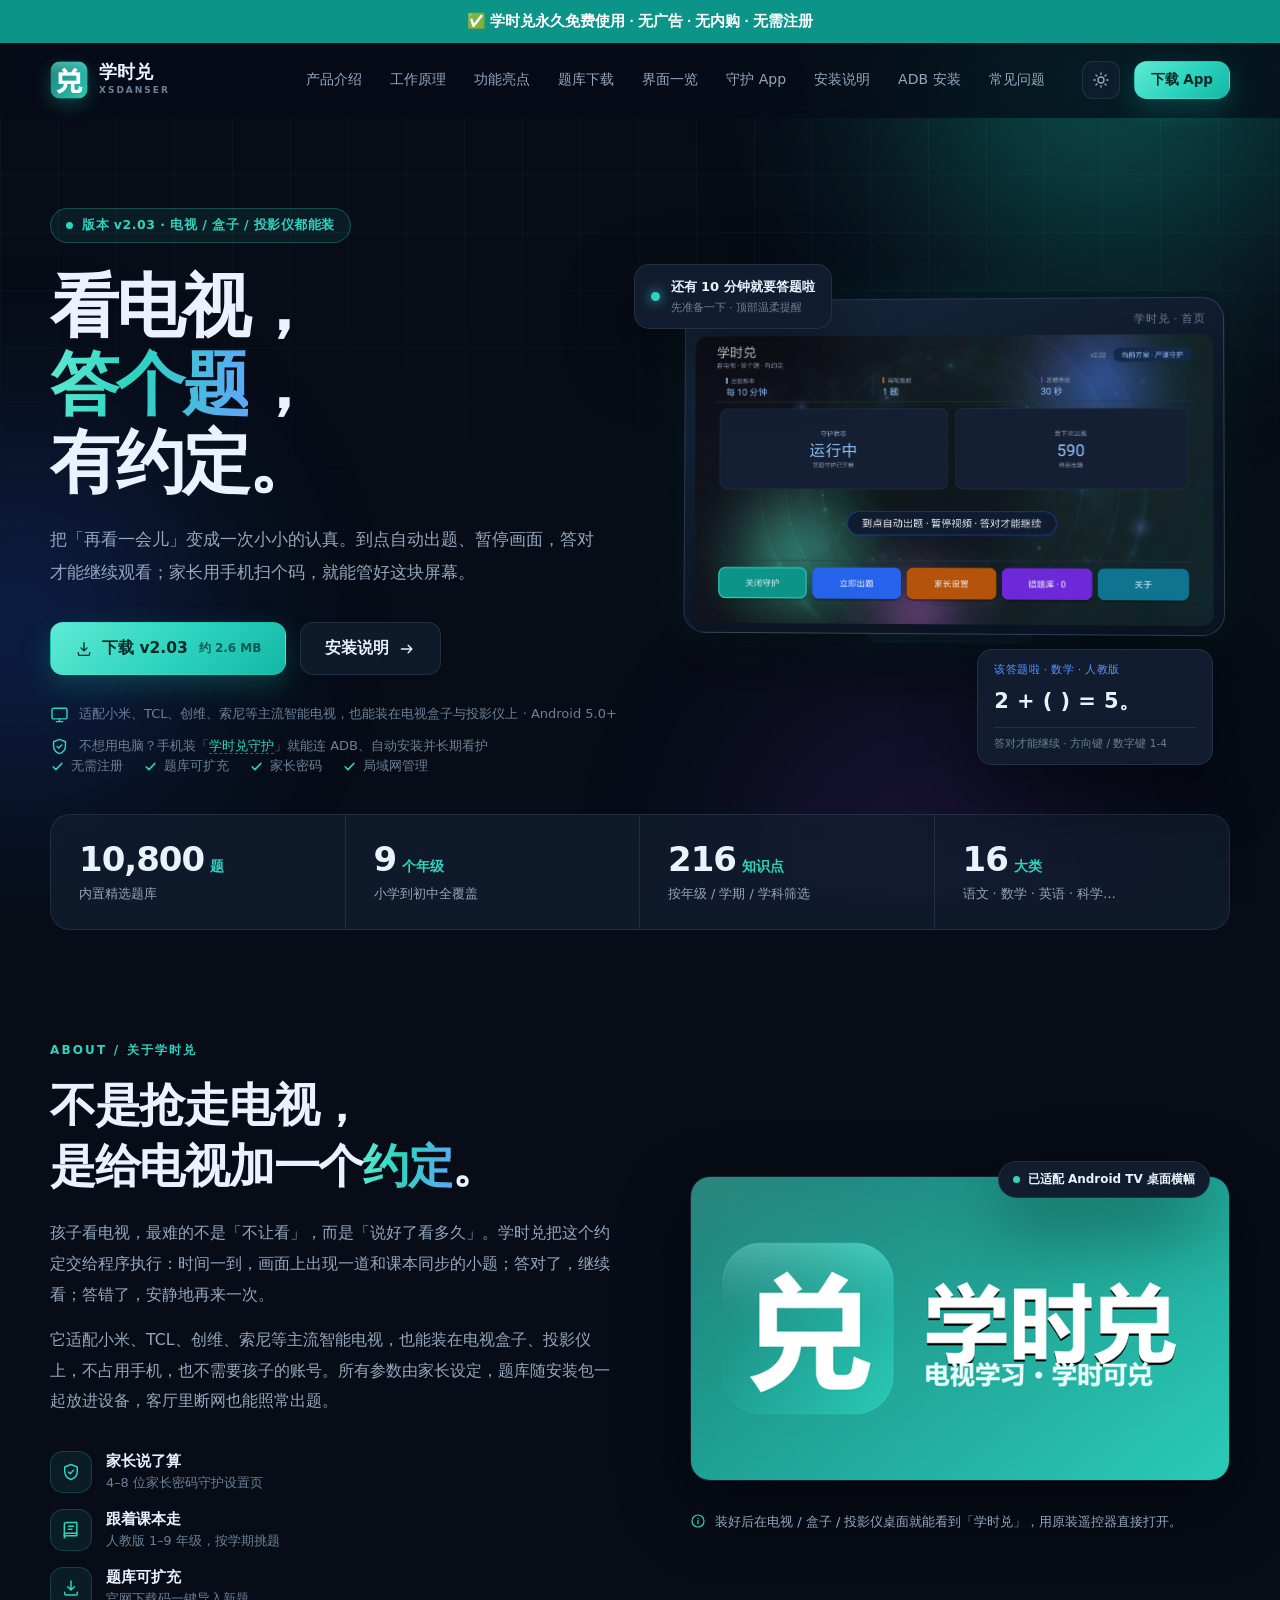
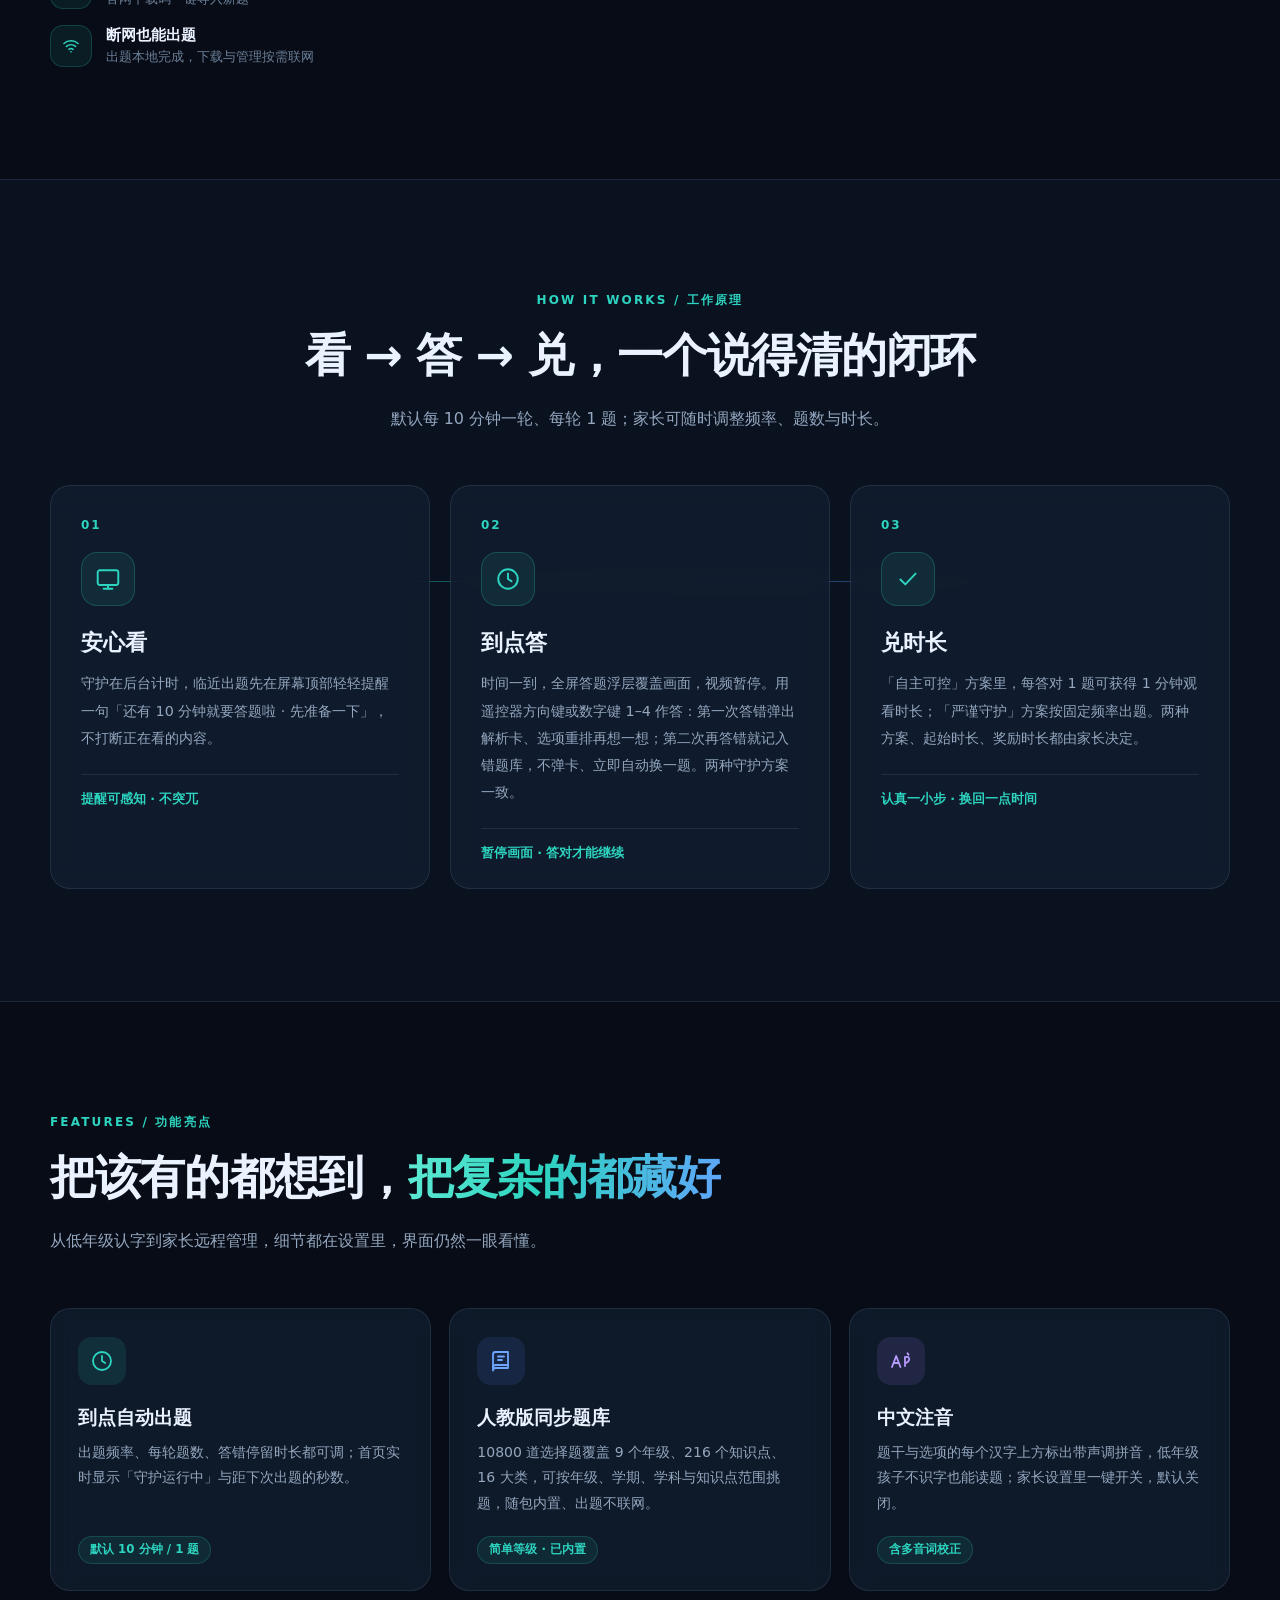
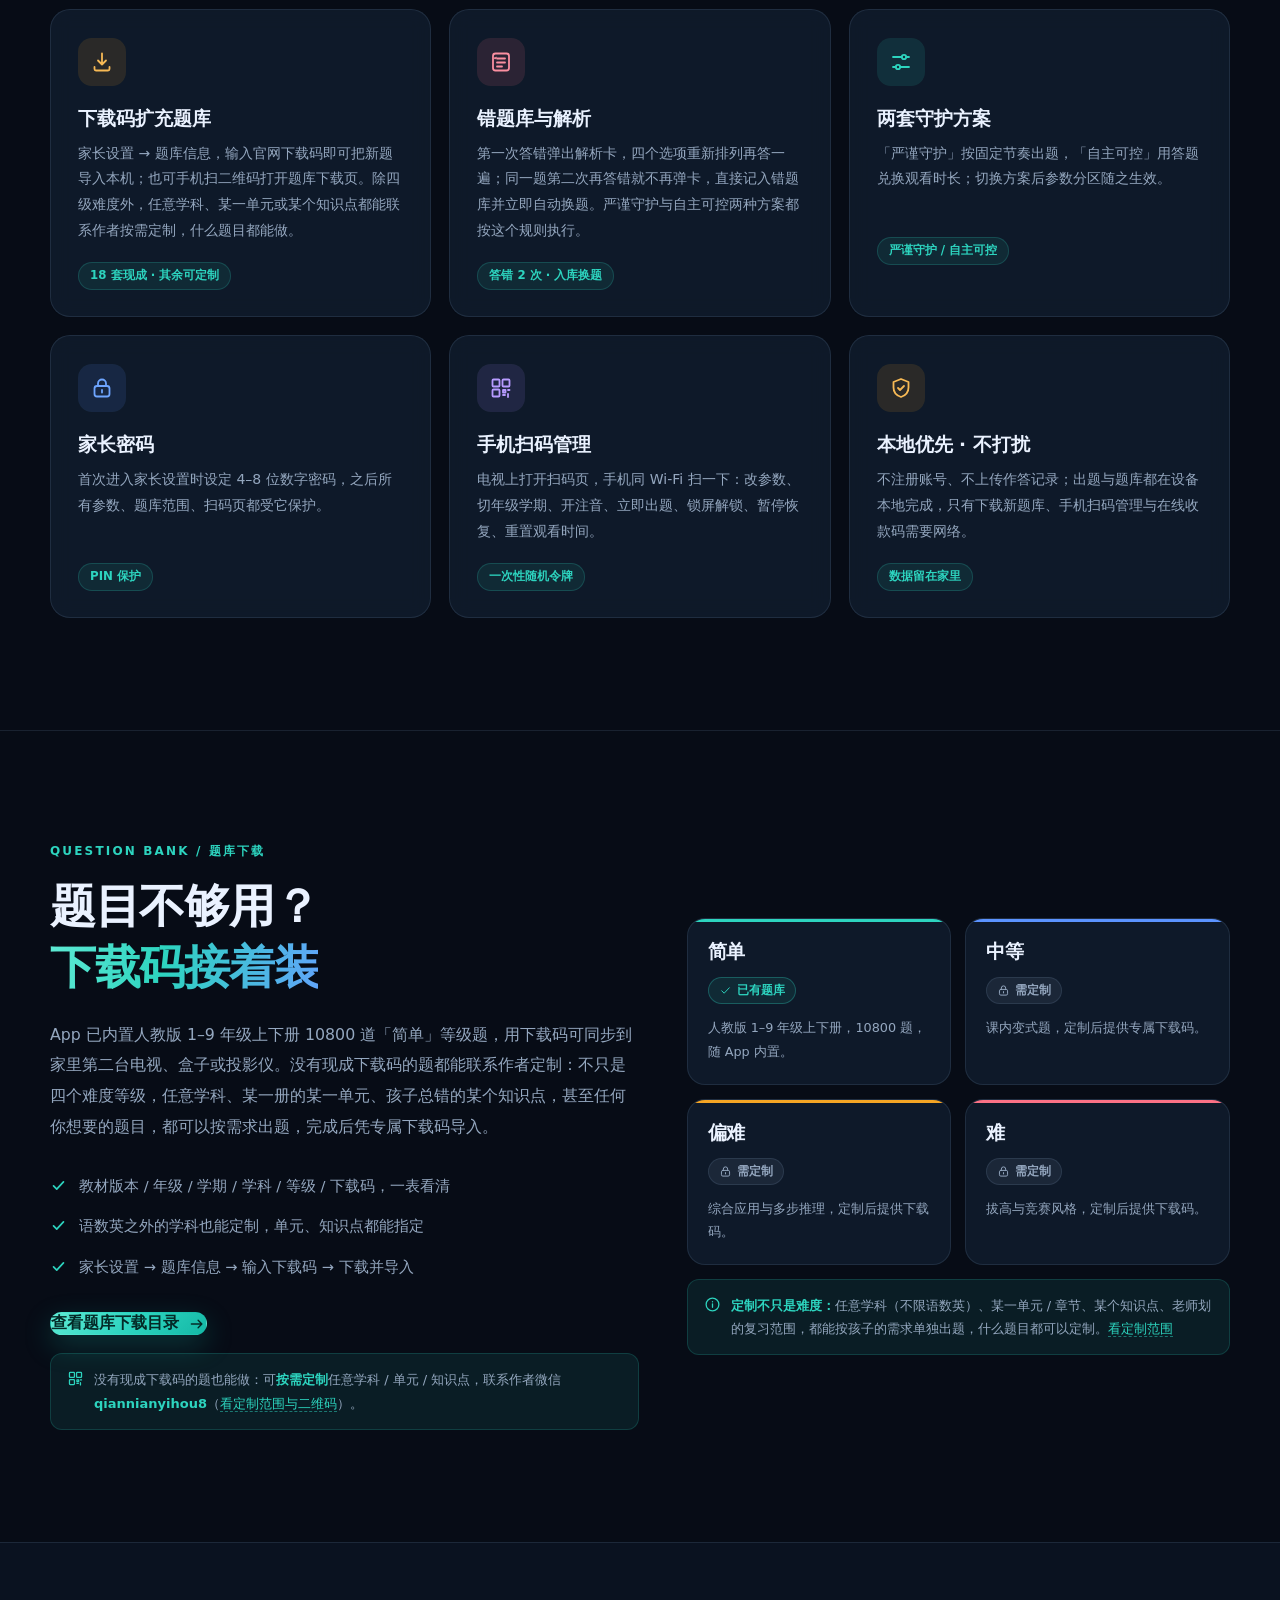
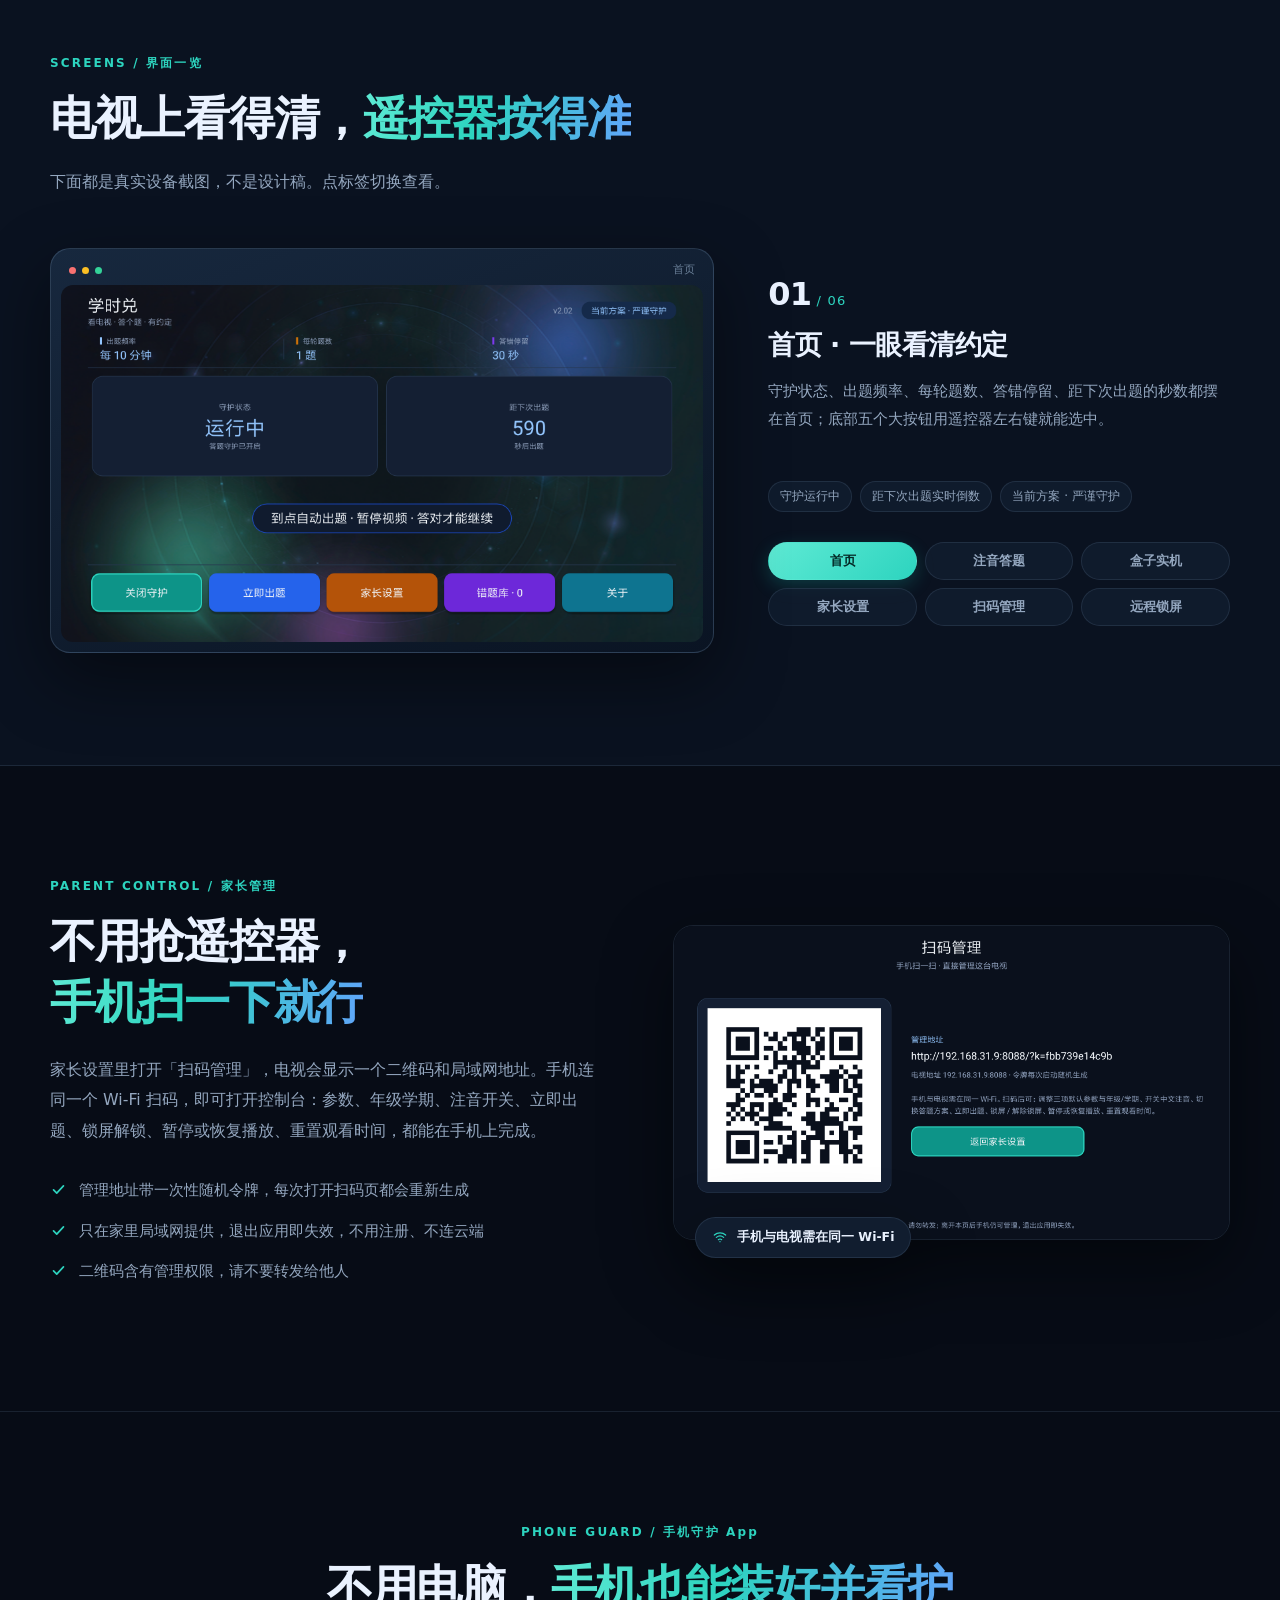
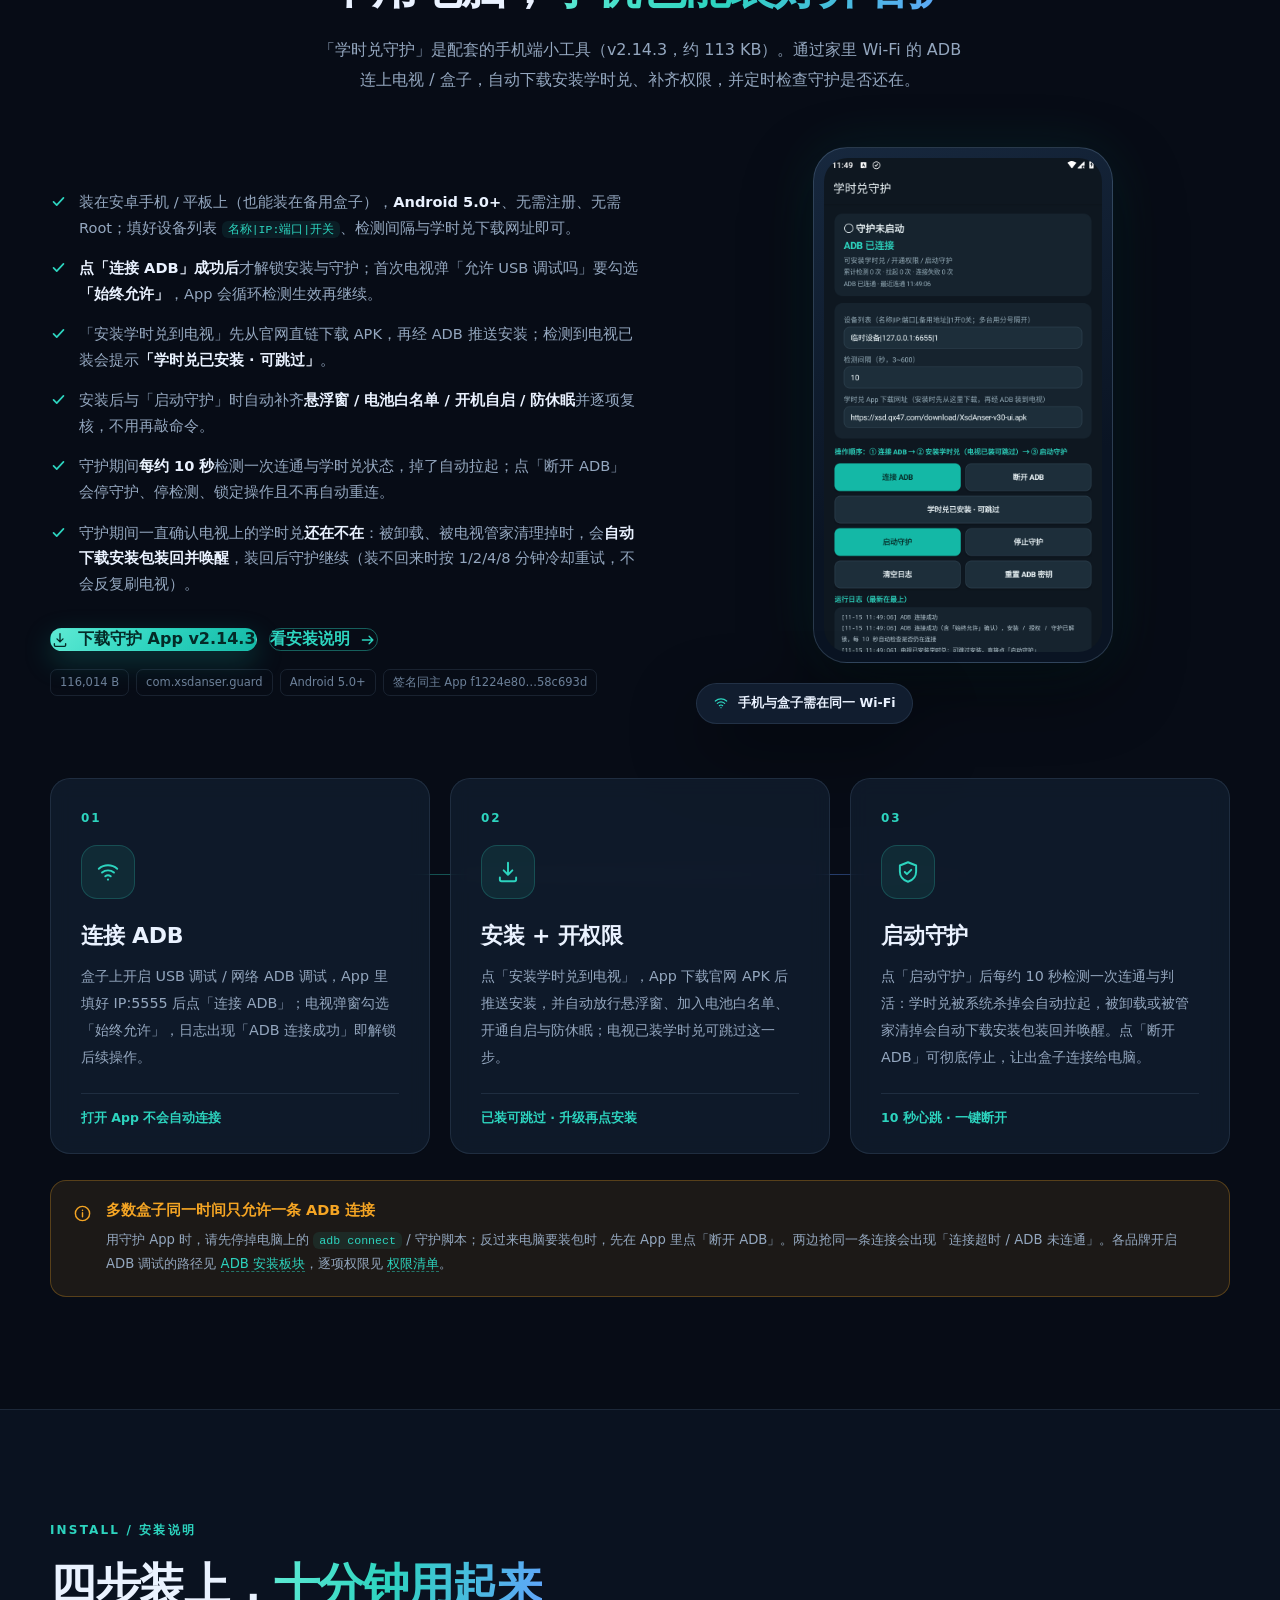
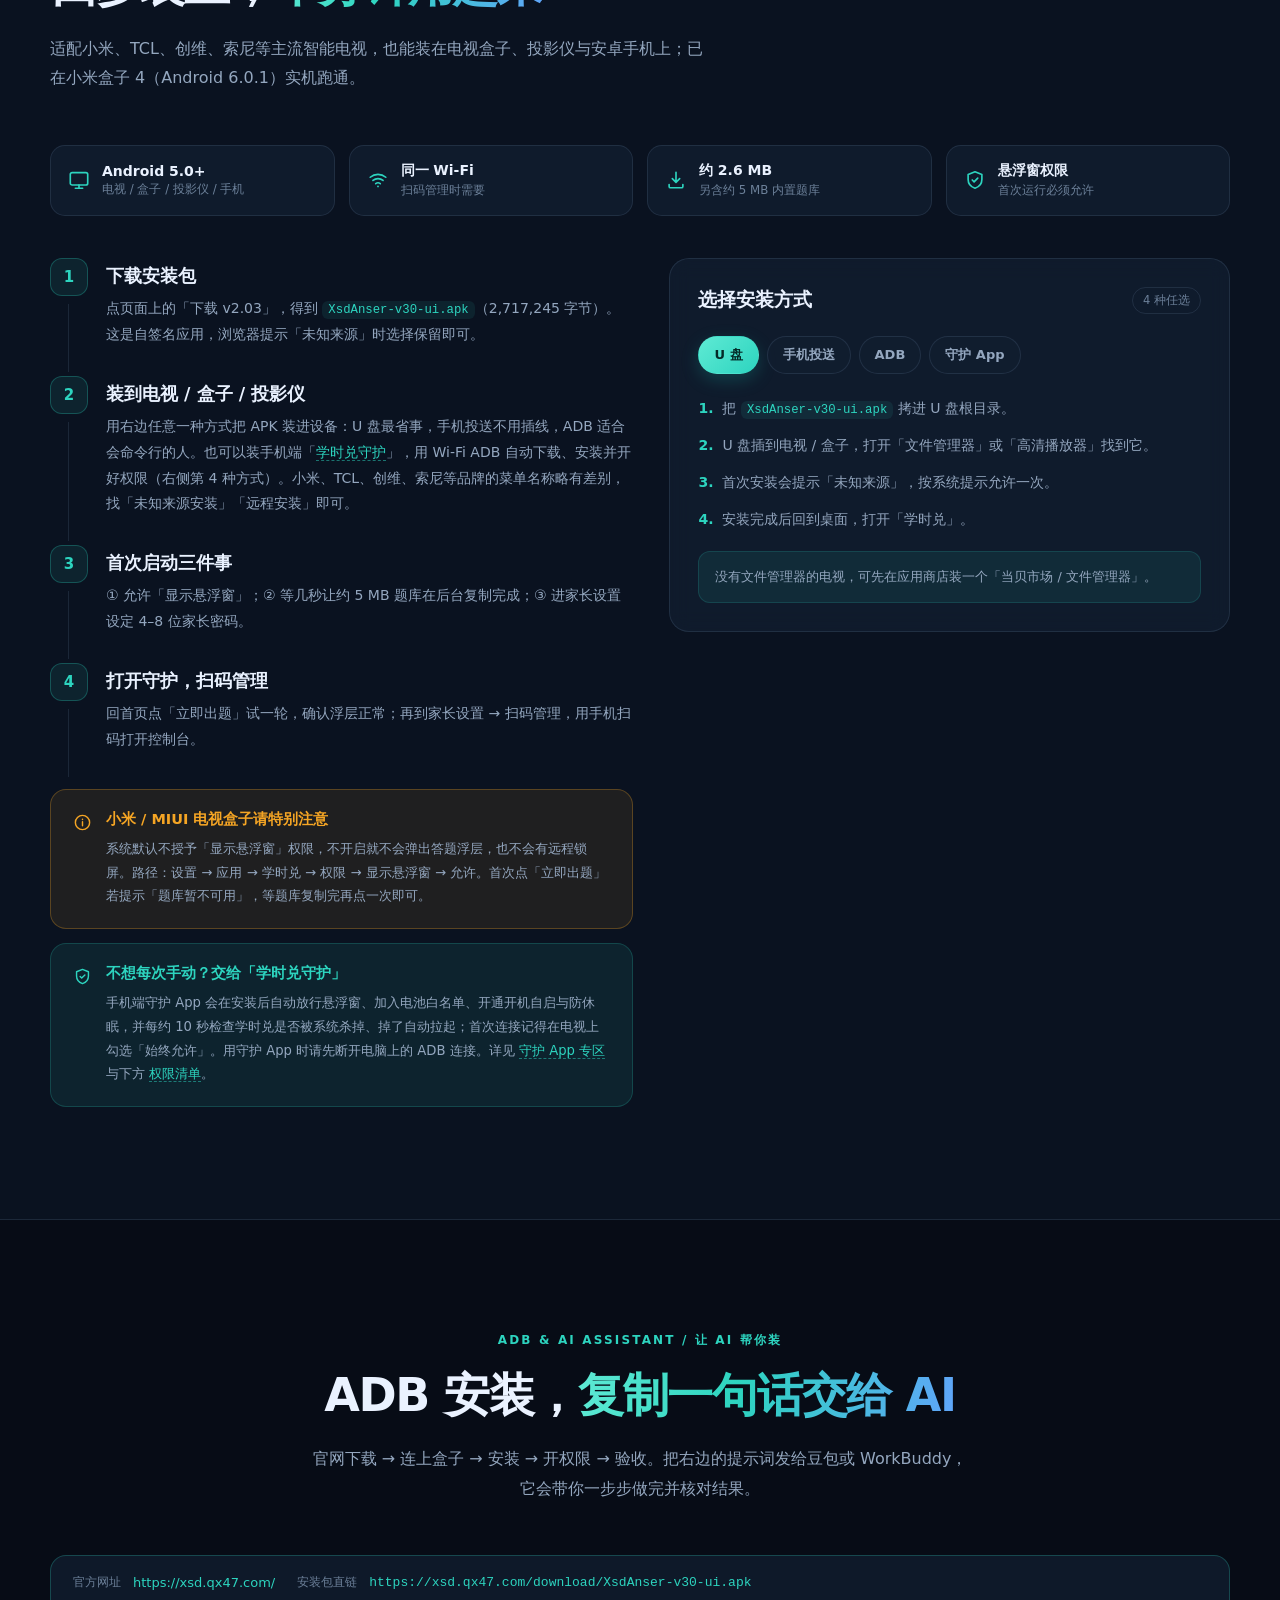
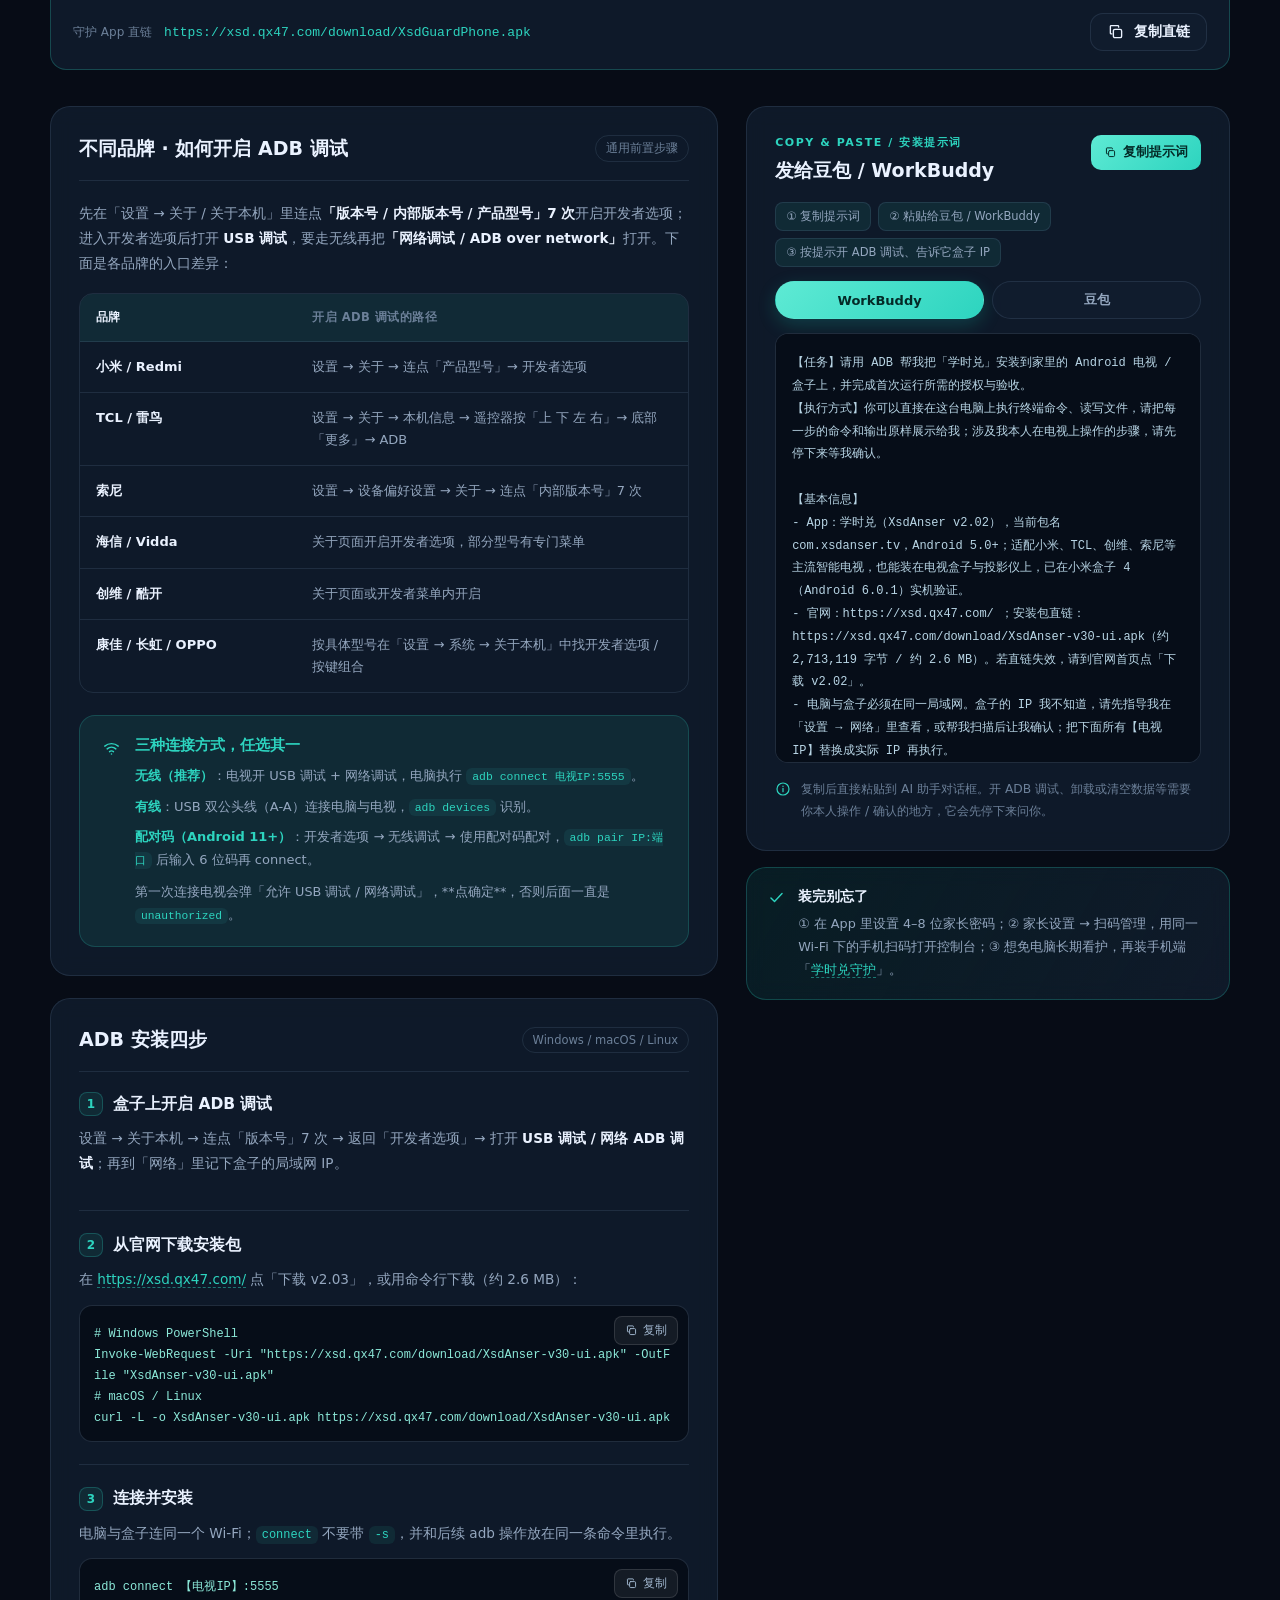
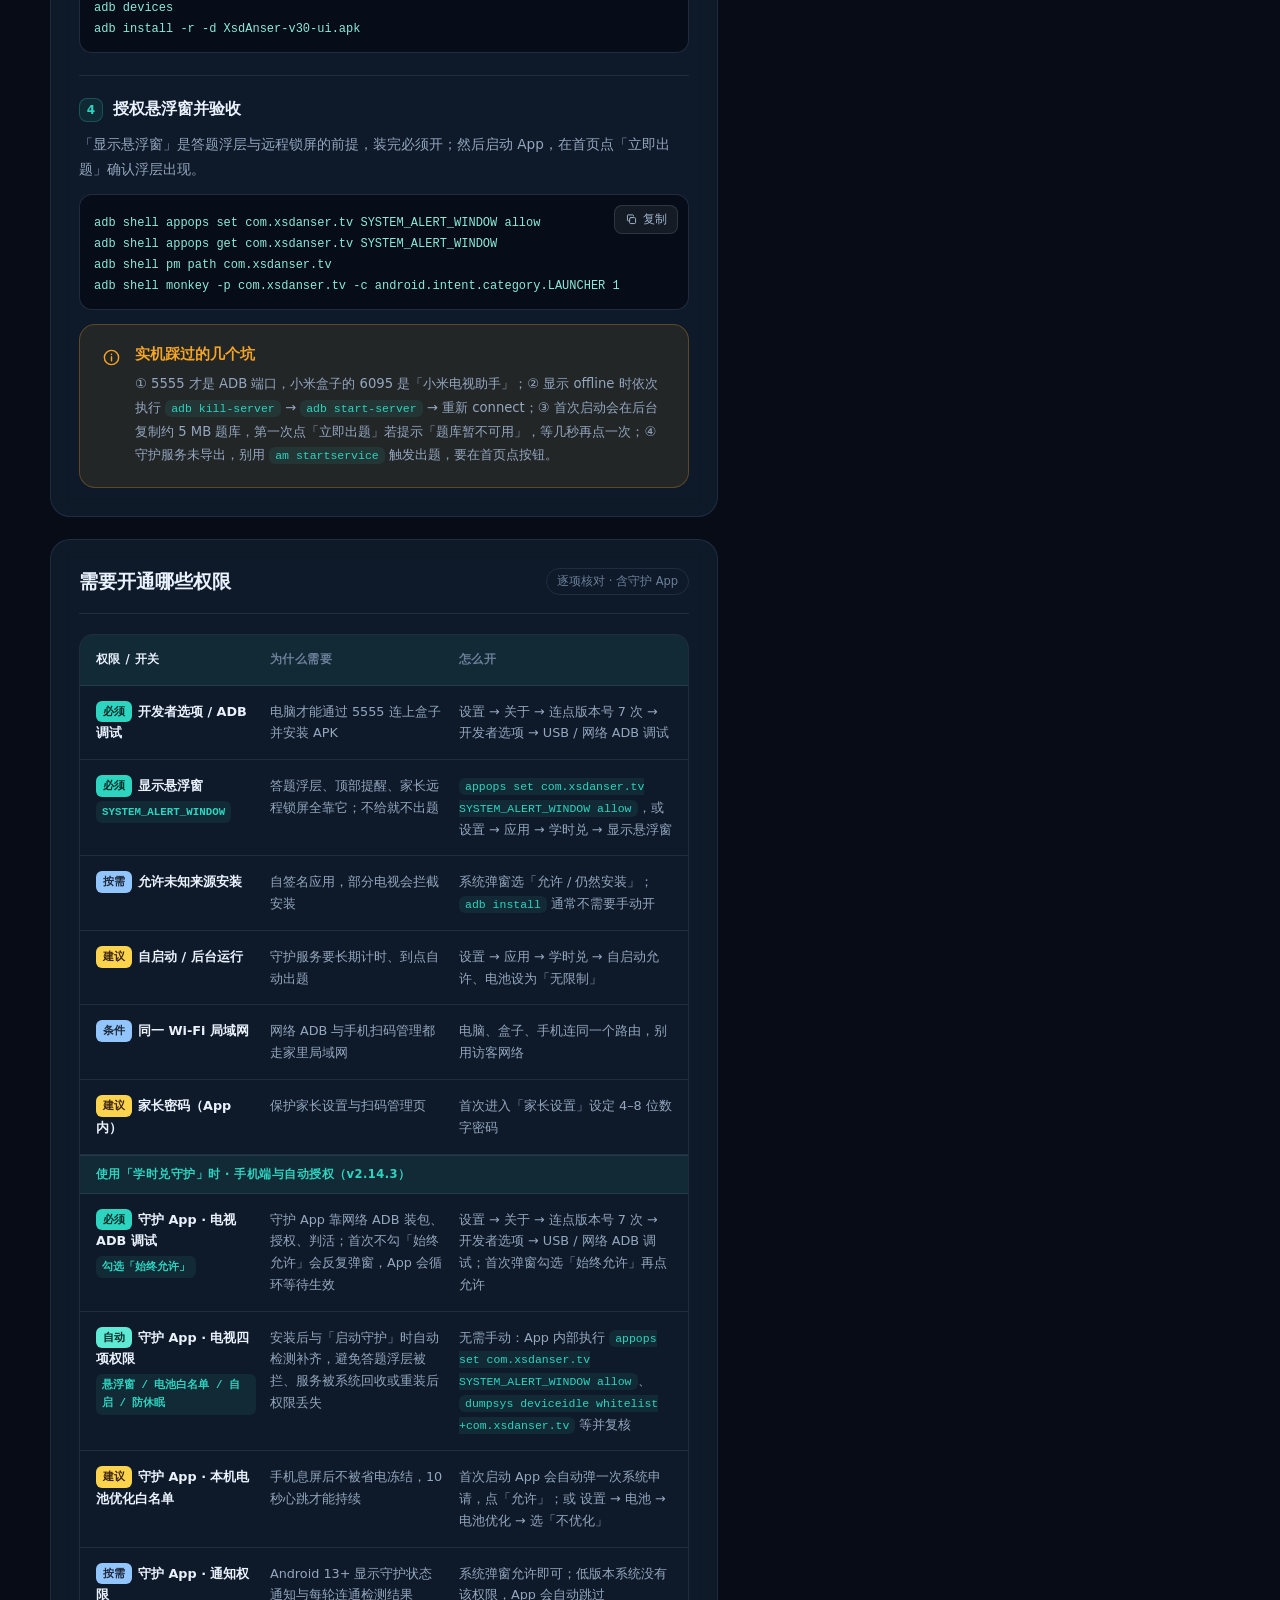
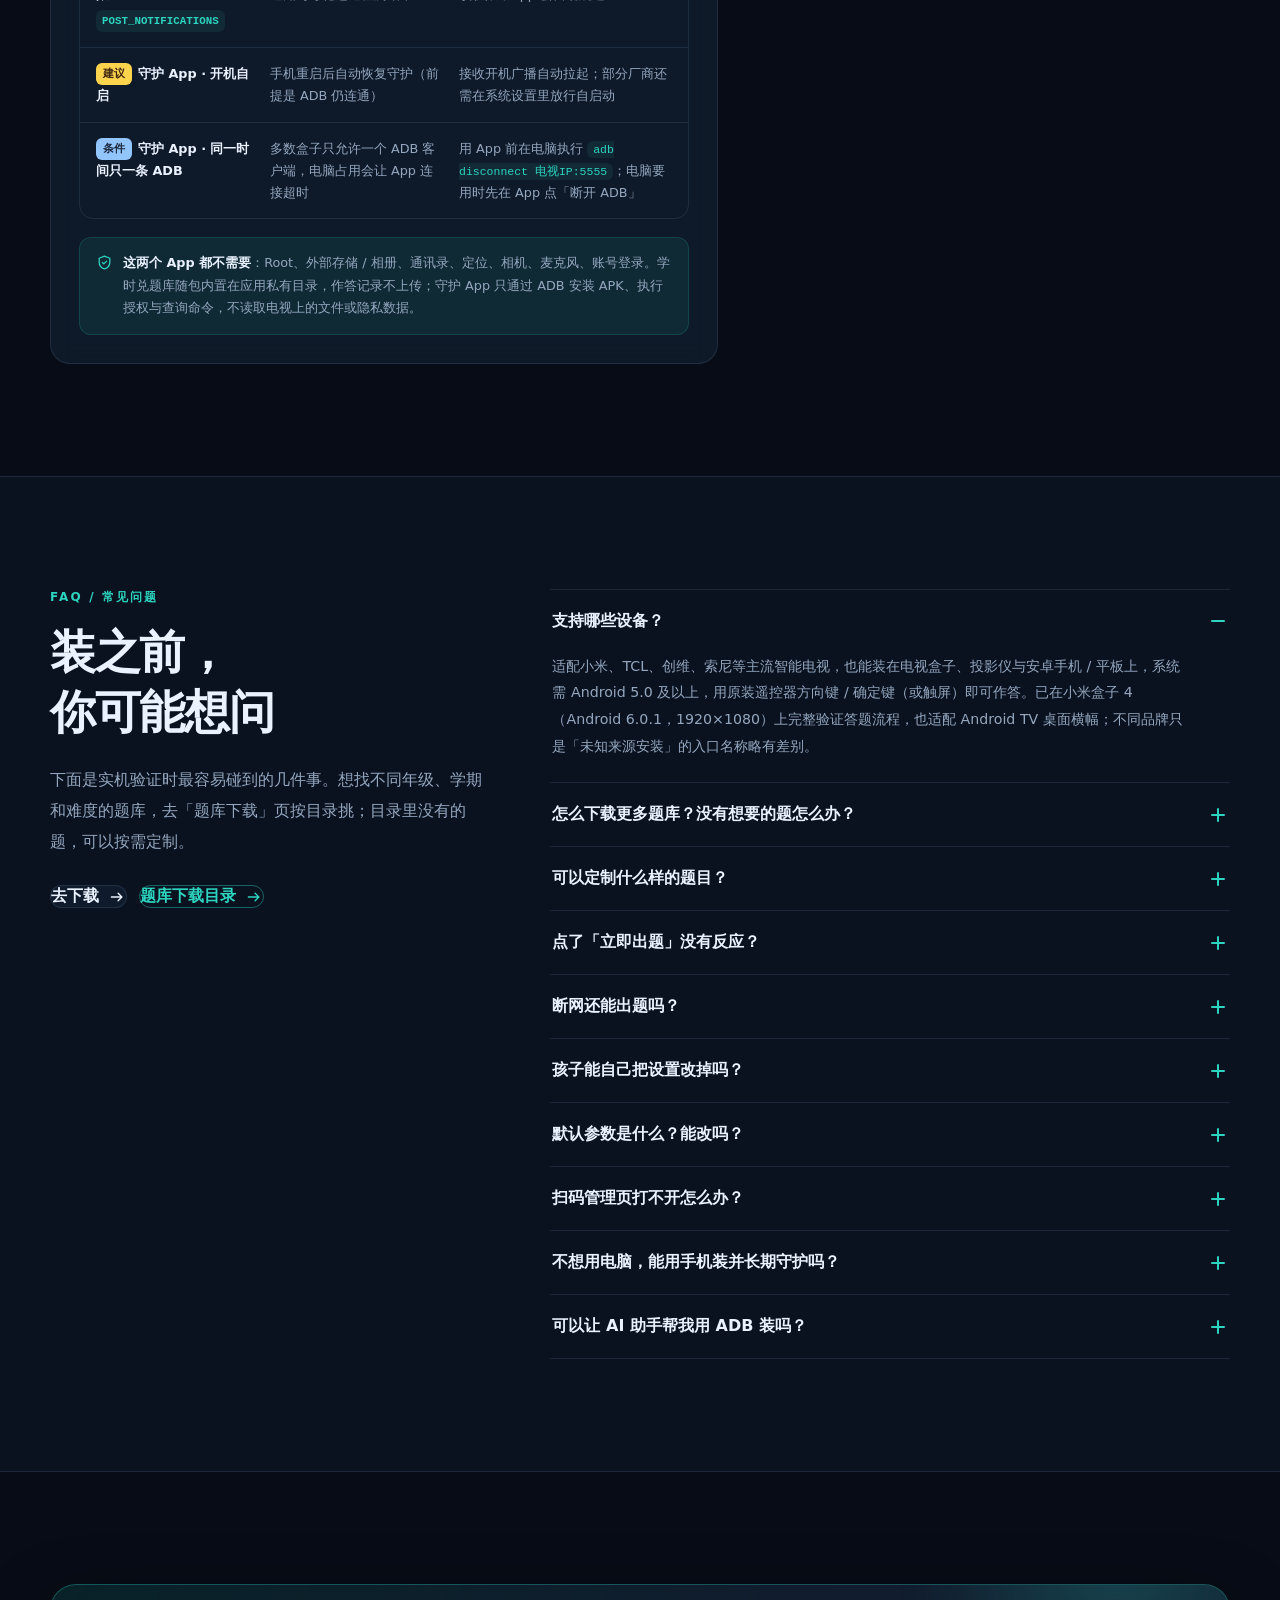
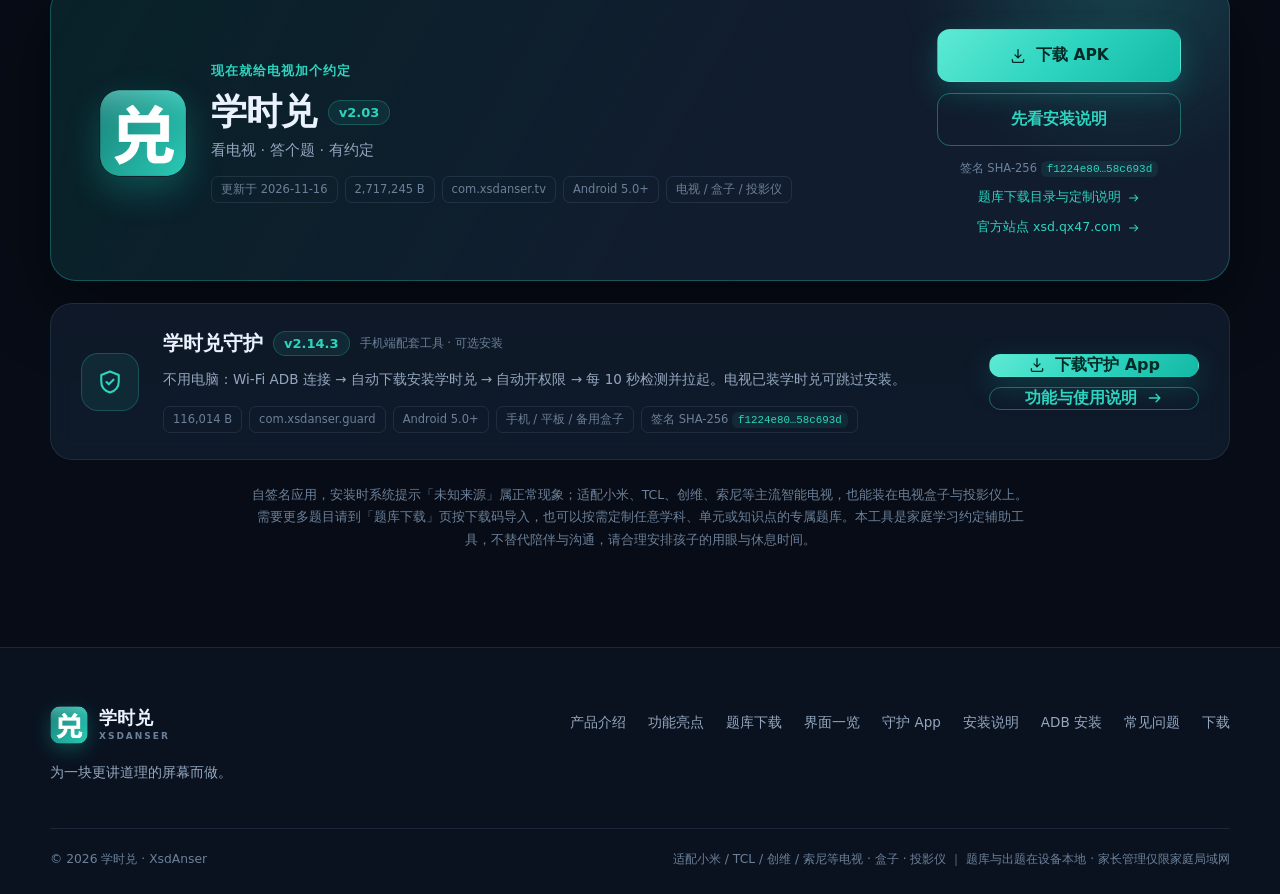
<file: website/index.html>
<!DOCTYPE html>
<html lang="zh-CN" data-theme="dark">
<head>
<meta charset="UTF-8">
<meta name="viewport" content="width=device-width, initial-scale=1">
<meta name="theme-color" content="#070c16">
<meta name="description" content="学时兑适配小米、TCL、创维、索尼等主流智能电视，也能装在电视盒子与投影仪上：到点自动出题、暂停画面，答对才能继续观看。内置人教版 1-9 年级 10800 题，支持下载码扩充题库、任意学科与单元知识点按需定制、中文注音、错题库、家长密码与手机扫码管理；另有手机端「学时兑守护」，用 Wi-Fi ADB 自动安装、开权限与长期看护。">
<title>学时兑 · 看电视，答个题，有约定</title>
<link rel="icon" type="image/png" href="assets/img/logo.png">
<link rel="stylesheet" href="assets/css/style.css">
</head>
<body>
<div style="background:#0d9488;color:#fff;text-align:center;padding:10px 16px;font:600 15px/1.5 -apple-system,BlinkMacSystemFont,'Segoe UI',sans-serif;">✅ 学时兑永久免费使用 · 无广告 · 无内购 · 无需注册</div>


<!-- 图标精灵 -->
<svg class="sprite" aria-hidden="true" xmlns="http://www.w3.org/2000/svg">
  <symbol id="i-clock" viewBox="0 0 24 24"><circle cx="12" cy="12" r="9"/><path d="M12 7v5l3.2 2"/></symbol>
  <symbol id="i-book" viewBox="0 0 24 24"><path d="M4 5.5A2.5 2.5 0 0 1 6.5 3H19v16H6.5A2.5 2.5 0 0 0 4 21.5z"/><path d="M4 18.5A2.5 2.5 0 0 1 6.5 16H19"/><path d="M9 7.5h6M9 11h4"/></symbol>
  <symbol id="i-pinyin" viewBox="0 0 24 24"><path d="M3 18l4.2-11L11.4 18M4.6 14h5.1"/><path d="M16 8v9M16 8.4c1.6-.9 3.4-.5 4 .7.5 1.1.2 2.5-.8 3.4-1.1 1-2.6 1.3-3.2 2.4M18.5 4.2l1 1.6"/></symbol>
  <symbol id="i-speaker" viewBox="0 0 24 24"><path d="M4 9.5h3.2L12 5.5v13l-4.8-4H4z"/><path d="M15.5 9a4 4 0 0 1 0 6M18 6.5a7.5 7.5 0 0 1 0 11"/></symbol>
  <symbol id="i-list" viewBox="0 0 24 24"><rect x="4" y="3.5" width="16" height="17" rx="2.5"/><path d="M8 8.5h8M8 12.5h8M8 16.5h5"/><path d="m5.5 8 .6.6 1-1.2" stroke-width="1.4"/></symbol>
  <symbol id="i-sliders" viewBox="0 0 24 24"><path d="M4 7h9M17 7h3M4 17h3M11 17h9"/><circle cx="15" cy="7" r="2.2"/><circle cx="9" cy="17" r="2.2"/></symbol>
  <symbol id="i-lock" viewBox="0 0 24 24"><rect x="4.5" y="10" width="15" height="10.5" rx="2.5"/><path d="M8 10V7.5a4 4 0 0 1 8 0V10M12 14v2.5"/></symbol>
  <symbol id="i-qr" viewBox="0 0 24 24"><rect x="3.5" y="3.5" width="7" height="7" rx="1"/><rect x="13.5" y="3.5" width="7" height="7" rx="1"/><rect x="3.5" y="13.5" width="7" height="7" rx="1"/><path d="M14 14h2.5v2.5H14zM19 14h1.5M14 19h2M19 18v3"/></symbol>
  <symbol id="i-shield" viewBox="0 0 24 24"><path d="M12 3l7.5 3v5.5c0 4.6-3 8-7.5 9.5-4.5-1.5-7.5-4.9-7.5-9.5V6z"/><path d="m9 12 2 2 4-4"/></symbol>
  <symbol id="i-download" viewBox="0 0 24 24"><path d="M12 3.5v11m0 0 4-4m-4 4-4-4"/><path d="M4.5 17v2A1.5 1.5 0 0 0 6 20.5h12a1.5 1.5 0 0 0 1.5-1.5v-2"/></symbol>
  <symbol id="i-arrow" viewBox="0 0 24 24"><path d="M4.5 12h14m0 0-5-5m5 5-5 5"/></symbol>
  <symbol id="i-check" viewBox="0 0 24 24"><path d="m5 12.5 4.5 4.5L19 7"/></symbol>
  <symbol id="i-tv" viewBox="0 0 24 24"><rect x="2.5" y="4" width="19" height="13.5" rx="2"/><path d="M8 21h8M12 17.5V21"/></symbol>
  <symbol id="i-wifi" viewBox="0 0 24 24"><path d="M3.5 9a13 13 0 0 1 17 0M6.5 12.5a8.5 8.5 0 0 1 11 0M9.5 16a4 4 0 0 1 5 0"/><circle cx="12" cy="19" r="1" fill="currentColor" stroke="none"/></symbol>
  <symbol id="i-copy" viewBox="0 0 24 24"><rect x="8.5" y="8.5" width="11" height="11" rx="2"/><path d="M15.5 5.5v-1a1 1 0 0 0-1-1h-9a1 1 0 0 0-1 1v9a1 1 0 0 0 1 1h1"/></symbol>
  <symbol id="i-sun" viewBox="0 0 24 24"><circle cx="12" cy="12" r="4"/><path d="M12 2.5v2M12 19.5v2M2.5 12h2M19.5 12h2M5.3 5.3l1.4 1.4M17.3 17.3l1.4 1.4M18.7 5.3l-1.4 1.4M6.7 17.3l-1.4 1.4"/></symbol>
  <symbol id="i-moon" viewBox="0 0 24 24"><path d="M20 14.5A8.5 8.5 0 0 1 9.5 4a8.5 8.5 0 1 0 10.5 10.5z"/></symbol>
  <symbol id="i-menu" viewBox="0 0 24 24"><path d="M4 7h16M4 12h16M4 17h16"/></symbol>
  <symbol id="i-info" viewBox="0 0 24 24"><circle cx="12" cy="12" r="9"/><path d="M12 11v5M12 7.8v.4"/></symbol>
</svg>

<div class="scroll-progress" id="progress"></div>
<div class="aurora" aria-hidden="true">
  <span class="blob blob-a"></span><span class="blob blob-b"></span><span class="blob blob-c"></span>
  <span class="grid-mask"></span>
</div>

<!-- 导航 -->
<header class="nav" id="nav">
  <div class="container nav-inner">
    <a class="brand" href="#top" aria-label="学时兑首页">
      <img src="assets/img/logo.png" alt="学时兑图标">
      <span class="brand-text">学时兑<small>XSDANSER</small></span>
    </a>
    <nav class="nav-links" id="navLinks" aria-label="主导航">
      <a href="#intro">产品介绍</a>
      <a href="#how">工作原理</a>
      <a href="#features">功能亮点</a>
      <a href="bank.html">题库下载</a>
      <a href="#screens">界面一览</a>
      <a href="#guard">守护 App</a>
      <a href="#install">安装说明</a>
      <a href="#adb">ADB 安装</a>
      <a href="#faq">常见问题</a>
      <a class="nav-menu-download" href="#download">下载 App</a>
    </nav>
    <div class="nav-actions">
      <button class="icon-btn" id="themeToggle" aria-label="切换深浅主题" title="切换深浅主题">
        <svg class="icon"><use href="#i-moon"></use></svg>
      </button>
      <a class="btn btn-primary btn-sm nav-download" href="#download">下载 App</a>
      <button class="icon-btn menu-btn" id="menuBtn" aria-label="展开菜单" aria-expanded="false">
        <svg class="icon"><use href="#i-menu"></use></svg>
      </button>
    </div>
  </div>
</header>

<main id="top">

  <!-- Hero -->
  <section class="hero">
    <div class="container hero-grid">
      <div class="hero-copy reveal">
        <div class="eyebrow"><span class="pulse"></span> 版本 v2.03 · 电视 / 盒子 / 投影仪都能装</div>
        <h1>看电视，<br><span class="grad">答个题</span>，<br>有约定。</h1>
        <p class="lead">把「再看一会儿」变成一次小小的认真。到点自动出题、暂停画面，答对才能继续观看；家长用手机扫个码，就能管好这块屏幕。</p>
        <div class="hero-cta">
          <a class="btn btn-primary btn-lg" href="download/XsdAnser-v30-ui.apk" download>
            <svg class="icon"><use href="#i-download"></use></svg>
            下载 v2.03 <span class="btn-sub">约 2.6 MB</span>
          </a>
          <a class="btn btn-ghost btn-lg" href="#install">安装说明 <svg class="icon"><use href="#i-arrow"></use></svg></a>
        </div>
        <div class="device-line"><svg class="icon"><use href="#i-tv"></use></svg><span>适配小米、TCL、创维、索尼等主流智能电视，也能装在电视盒子与投影仪上 · Android 5.0+</span></div>
        <div class="device-line guard-line"><svg class="icon"><use href="#i-shield"></use></svg><span>不想用电脑？手机装「<a class="inline-link" href="#guard">学时兑守护</a>」就能连 ADB、自动安装并长期看护</span></div>
        <ul class="hero-badges">
          <li><svg class="icon"><use href="#i-check"></use></svg> 无需注册</li>
          <li><svg class="icon"><use href="#i-check"></use></svg> 题库可扩充</li>
          <li><svg class="icon"><use href="#i-check"></use></svg> 家长密码</li>
          <li><svg class="icon"><use href="#i-check"></use></svg> 局域网管理</li>
        </ul>
      </div>

      <div class="hero-visual reveal" data-delay="1">
        <div class="tv-halo"></div>
        <div class="tv-frame">
          <div class="tv-bar"><i></i><i></i><i></i><span>学时兑 · 首页</span></div>
          <div class="tv-screen"><img src="assets/img/screens/home.png" alt="学时兑首页：守护运行中、距下次出题实时倒数、五个快捷按钮"></div>
        </div>
        <div class="tv-foot"></div>
        <div class="float-card float-reminder">
          <span class="fc-dot"></span>
          <div><strong>还有 10 分钟就要答题啦</strong><small>先准备一下 · 顶部温柔提醒</small></div>
        </div>
        <div class="float-card float-quiz">
          <div class="fc-quiz-head">该答题啦 · 数学 · 人教版</div>
          <div class="fc-quiz-q">2 + ( ) = 5。</div>
          <div class="fc-quiz-foot">答对才能继续 · 方向键 / 数字键 1-4</div>
        </div>
      </div>
    </div>

    <div class="container">
      <div class="stats reveal" id="stats">
        <div class="stat"><div class="stat-num"><span data-count="10800">10,800</span><em>题</em></div><div class="stat-label">内置精选题库</div></div>
        <div class="stat"><div class="stat-num"><span data-count="9">9</span><em>个年级</em></div><div class="stat-label">小学到初中全覆盖</div></div>
        <div class="stat"><div class="stat-num"><span data-count="216">216</span><em>知识点</em></div><div class="stat-label">按年级 / 学期 / 学科筛选</div></div>
        <div class="stat"><div class="stat-num"><span data-count="16">16</span><em>大类</em></div><div class="stat-label">语文 · 数学 · 英语 · 科学…</div></div>
      </div>
    </div>
  </section>

  <!-- 产品介绍 -->
  <section class="section" id="intro">
    <div class="container intro-grid">
      <div class="reveal">
        <div class="kicker">ABOUT / 关于学时兑</div>
        <h2 class="h2">不是抢走电视，<br>是给电视加一个<span class="grad">约定</span>。</h2>
        <p class="body">孩子看电视，最难的不是「不让看」，而是「说好了看多久」。学时兑把这个约定交给程序执行：时间一到，画面上出现一道和课本同步的小题；答对了，继续看；答错了，安静地再来一次。</p>
        <p class="body">它适配小米、TCL、创维、索尼等主流智能电视，也能装在电视盒子、投影仪上，不占用手机，也不需要孩子的账号。所有参数由家长设定，题库随安装包一起放进设备，客厅里断网也能照常出题。</p>
        <div class="intro-points">
          <div class="intro-point"><span class="pt-icon"><svg class="icon"><use href="#i-shield"></use></svg></span><div><strong>家长说了算</strong><small>4–8 位家长密码守护设置页</small></div></div>
          <div class="intro-point"><span class="pt-icon"><svg class="icon"><use href="#i-book"></use></svg></span><div><strong>跟着课本走</strong><small>人教版 1–9 年级，按学期挑题</small></div></div>
          <div class="intro-point"><span class="pt-icon"><svg class="icon"><use href="#i-download"></use></svg></span><div><strong>题库可扩充</strong><small>官网下载码一键导入新题</small></div></div>
          <div class="intro-point"><span class="pt-icon"><svg class="icon"><use href="#i-wifi"></use></svg></span><div><strong>断网也能出题</strong><small>出题本地完成，下载与管理按需联网</small></div></div>
        </div>
      </div>
      <div class="banner-wrap reveal" data-delay="1">
        <div class="banner-card">
          <img src="assets/img/banner.png" alt="学时兑 Android TV 桌面横幅：电视学习 · 学时可兑">
        </div>
        <div class="banner-chip"><span class="pulse"></span> 已适配 Android TV 桌面横幅</div>
        <div class="banner-note"><svg class="icon"><use href="#i-info"></use></svg> 装好后在电视 / 盒子 / 投影仪桌面就能看到「学时兑」，用原装遥控器直接打开。</div>
      </div>
    </div>
  </section>

  <!-- 工作原理 -->
  <section class="section section-alt" id="how">
    <div class="container">
      <div class="section-head center reveal">
        <div class="kicker">HOW IT WORKS / 工作原理</div>
        <h2 class="h2">看 → 答 → 兑，一个说得清的闭环</h2>
        <p class="sub">默认每 10 分钟一轮、每轮 1 题；家长可随时调整频率、题数与时长。</p>
      </div>
      <div class="flow">
        <article class="step reveal">
          <div class="step-no">01</div>
          <div class="step-icon"><svg class="icon"><use href="#i-tv"></use></svg></div>
          <h3>安心看</h3>
          <p>守护在后台计时，临近出题先在屏幕顶部轻轻提醒一句「还有 10 分钟就要答题啦 · 先准备一下」，不打断正在看的内容。</p>
          <div class="step-foot">提醒可感知 · 不突兀</div>
        </article>
        <article class="step reveal" data-delay="1">
          <div class="step-no">02</div>
          <div class="step-icon"><svg class="icon"><use href="#i-clock"></use></svg></div>
          <h3>到点答</h3>
          <p>时间一到，全屏答题浮层覆盖画面，视频暂停。用遥控器方向键或数字键 1–4 作答：第一次答错弹出解析卡、选项重排再想一想；第二次再答错就记入错题库，不弹卡、立即自动换一题。两种守护方案一致。</p>
          <div class="step-foot">暂停画面 · 答对才能继续</div>
        </article>
        <article class="step reveal" data-delay="2">
          <div class="step-no">03</div>
          <div class="step-icon"><svg class="icon"><use href="#i-check"></use></svg></div>
          <h3>兑时长</h3>
          <p>「自主可控」方案里，每答对 1 题可获得 1 分钟观看时长；「严谨守护」方案按固定频率出题。两种方案、起始时长、奖励时长都由家长决定。</p>
          <div class="step-foot">认真一小步 · 换回一点时间</div>
        </article>
      </div>
    </div>
  </section>

  <!-- 功能亮点 -->
  <section class="section" id="features">
    <div class="container">
      <div class="section-head reveal">
        <div class="kicker">FEATURES / 功能亮点</div>
        <h2 class="h2">把该有的都想到，<span class="grad">把复杂的都藏好</span></h2>
        <p class="sub">从低年级认字到家长远程管理，细节都在设置里，界面仍然一眼看懂。</p>
      </div>
      <div class="feature-grid">
        <article class="card feature reveal"><span class="f-icon tone-teal"><svg class="icon"><use href="#i-clock"></use></svg></span><h3>到点自动出题</h3><p>出题频率、每轮题数、答错停留时长都可调；首页实时显示「守护运行中」与距下次出题的秒数。</p><span class="f-tag">默认 10 分钟 / 1 题</span></article>
        <article class="card feature reveal" data-delay="1"><span class="f-icon tone-blue"><svg class="icon"><use href="#i-book"></use></svg></span><h3>人教版同步题库</h3><p>10800 道选择题覆盖 9 个年级、216 个知识点、16 大类，可按年级、学期、学科与知识点范围挑题，随包内置、出题不联网。</p><span class="f-tag">简单等级 · 已内置</span></article>
        <article class="card feature reveal" data-delay="2"><span class="f-icon tone-violet"><svg class="icon"><use href="#i-pinyin"></use></svg></span><h3>中文注音</h3><p>题干与选项的每个汉字上方标出带声调拼音，低年级孩子不识字也能读题；家长设置里一键开关，默认关闭。</p><span class="f-tag">含多音词校正</span></article>
        <article class="card feature reveal"><span class="f-icon tone-amber"><svg class="icon"><use href="#i-download"></use></svg></span><h3>下载码扩充题库</h3><p>家长设置 → 题库信息，输入官网下载码即可把新题导入本机；也可手机扫二维码打开题库下载页。除四级难度外，任意学科、某一单元或某个知识点都能联系作者按需定制，什么题目都能做。</p><span class="f-tag">18 套现成 · 其余可定制</span></article>
        <article class="card feature reveal" data-delay="1"><span class="f-icon tone-rose"><svg class="icon"><use href="#i-list"></use></svg></span><h3>错题库与解析</h3><p>第一次答错弹出解析卡，四个选项重新排列再答一遍；同一题第二次再答错就不再弹卡，直接记入错题库并立即自动换题。严谨守护与自主可控两种方案都按这个规则执行。</p><span class="f-tag">答错 2 次 · 入库换题</span></article>
        <article class="card feature reveal" data-delay="2"><span class="f-icon tone-teal"><svg class="icon"><use href="#i-sliders"></use></svg></span><h3>两套守护方案</h3><p>「严谨守护」按固定节奏出题，「自主可控」用答题兑换观看时长；切换方案后参数分区随之生效。</p><span class="f-tag">严谨守护 / 自主可控</span></article>
        <article class="card feature reveal"><span class="f-icon tone-blue"><svg class="icon"><use href="#i-lock"></use></svg></span><h3>家长密码</h3><p>首次进入家长设置时设定 4–8 位数字密码，之后所有参数、题库范围、扫码页都受它保护。</p><span class="f-tag">PIN 保护</span></article>
        <article class="card feature reveal" data-delay="1"><span class="f-icon tone-violet"><svg class="icon"><use href="#i-qr"></use></svg></span><h3>手机扫码管理</h3><p>电视上打开扫码页，手机同 Wi-Fi 扫一下：改参数、切年级学期、开注音、立即出题、锁屏解锁、暂停恢复、重置观看时间。</p><span class="f-tag">一次性随机令牌</span></article>
        <article class="card feature reveal" data-delay="2"><span class="f-icon tone-amber"><svg class="icon"><use href="#i-shield"></use></svg></span><h3>本地优先 · 不打扰</h3><p>不注册账号、不上传作答记录；出题与题库都在设备本地完成，只有下载新题库、手机扫码管理与在线收款码需要网络。</p><span class="f-tag">数据留在家里</span></article>
      </div>
    </div>
  </section>

  <!-- 题库下载 -->
  <section class="section" id="bank">
    <div class="container bank-teaser">
      <div class="reveal">
        <div class="kicker">QUESTION BANK / 题库下载</div>
        <h2 class="h2">题目不够用？<br><span class="grad">下载码接着装</span></h2>
        <p class="body">App 已内置人教版 1–9 年级上下册 10800 道「简单」等级题，用下载码可同步到家里第二台电视、盒子或投影仪。没有现成下载码的题都能联系作者定制：不只是四个难度等级，任意学科、某一册的某一单元、孩子总错的某个知识点，甚至任何你想要的题目，都可以按需求出题，完成后凭专属下载码导入。</p>
        <ul class="check-list">
          <li><svg class="icon"><use href="#i-check"></use></svg> 教材版本 / 年级 / 学期 / 学科 / 等级 / 下载码，一表看清</li>
          <li><svg class="icon"><use href="#i-check"></use></svg> 语数英之外的学科也能定制，单元、知识点都能指定</li>
          <li><svg class="icon"><use href="#i-check"></use></svg> 家长设置 → 题库信息 → 输入下载码 → 下载并导入</li>
        </ul>
        <a class="btn btn-primary" href="bank.html">查看题库下载目录 <svg class="icon"><use href="#i-arrow"></use></svg></a>
        <div class="bank-contact-note"><svg class="icon"><use href="#i-qr"></use></svg><span>没有现成下载码的题也能做：可<b>按需定制</b>任意学科 / 单元 / 知识点，联系作者微信 <b>qiannianyihou8</b>（<a href="bank.html#custom">看定制范围与二维码</a>）。</span></div>
      </div>
      <div class="bank-teaser-cards reveal" data-delay="1">
        <article class="level-card lv-easy mini"><div class="lv-name">简单</div><span class="lv-state lv-state-ready"><svg class="icon"><use href="#i-check"></use></svg> 已有题库</span><p>人教版 1–9 年级上下册，10800 题，随 App 内置。</p></article>
        <article class="level-card lv-mid mini"><div class="lv-name">中等</div><span class="lv-state lv-state-custom"><svg class="icon"><use href="#i-lock"></use></svg> 需定制</span><p>课内变式题，定制后提供专属下载码。</p></article>
        <article class="level-card lv-hard mini"><div class="lv-name">偏难</div><span class="lv-state lv-state-custom"><svg class="icon"><use href="#i-lock"></use></svg> 需定制</span><p>综合应用与多步推理，定制后提供下载码。</p></article>
        <article class="level-card lv-expert mini"><div class="lv-name">难</div><span class="lv-state lv-state-custom"><svg class="icon"><use href="#i-lock"></use></svg> 需定制</span><p>拔高与竞赛风格，定制后提供下载码。</p></article>
        <div class="bank-teaser-note reveal"><svg class="icon"><use href="#i-info"></use></svg><span><b>定制不只是难度：</b>任意学科（不限语数英）、某一单元 / 章节、某个知识点、老师划的复习范围，都能按孩子的需求单独出题，什么题目都可以定制。<a class="inline-link" href="bank.html#custom">看定制范围</a></span></div>
      </div>
    </div>
  </section>

  <!-- 界面一览 -->
  <section class="section section-alt" id="screens">
    <div class="container">
      <div class="section-head reveal">
        <div class="kicker">SCREENS / 界面一览</div>
        <h2 class="h2">电视上看得清，<span class="grad">遥控器按得准</span></h2>
        <p class="sub">下面都是真实设备截图，不是设计稿。点标签切换查看。</p>
      </div>
      <div class="showcase reveal">
        <div class="device">
          <div class="device-bar"><i></i><i></i><i></i><span id="screenBar">首页</span></div>
          <div class="device-screen">
            <img id="screenImg" src="assets/img/screens/home.png" alt="学时兑首页界面截图">
          </div>
          <div class="device-glow"></div>
        </div>
        <div class="showcase-info">
          <div class="screen-counter"><span id="screenNum">01</span> / 06</div>
          <h3 id="screenTitle">首页 · 一眼看清约定</h3>
          <p id="screenDesc">守护状态、出题频率、每轮题数、答错停留、距下次出题的秒数都摆在首页；底部五个大按钮用遥控器左右键就能选中。</p>
          <div class="screen-tags" id="screenTags"><span>守护运行中</span><span>距下次出题实时倒数</span><span>当前方案 · 严谨守护</span></div>
          <div class="screen-tabs" role="tablist" aria-label="界面截图切换">
            <button class="tab active" data-screen="home" role="tab" aria-selected="true">首页</button>
            <button class="tab" data-screen="quiz" role="tab" aria-selected="false">注音答题</button>
            <button class="tab" data-screen="tv" role="tab" aria-selected="false">盒子实机</button>
            <button class="tab" data-screen="settings" role="tab" aria-selected="false">家长设置</button>
            <button class="tab" data-screen="qr" role="tab" aria-selected="false">扫码管理</button>
            <button class="tab" data-screen="lock" role="tab" aria-selected="false">远程锁屏</button>
          </div>
        </div>
      </div>
    </div>
  </section>

  <!-- 扫码管理 -->
  <section class="section" id="manage">
    <div class="container manage-grid">
      <div class="reveal">
        <div class="kicker">PARENT CONTROL / 家长管理</div>
        <h2 class="h2">不用抢遥控器，<br><span class="grad">手机扫一下就行</span></h2>
        <p class="body">家长设置里打开「扫码管理」，电视会显示一个二维码和局域网地址。手机连同一个 Wi-Fi 扫码，即可打开控制台：参数、年级学期、注音开关、立即出题、锁屏解锁、暂停或恢复播放、重置观看时间，都能在手机上完成。</p>
        <ul class="check-list">
          <li><svg class="icon"><use href="#i-check"></use></svg> 管理地址带一次性随机令牌，每次打开扫码页都会重新生成</li>
          <li><svg class="icon"><use href="#i-check"></use></svg> 只在家里局域网提供，退出应用即失效，不用注册、不连云端</li>
          <li><svg class="icon"><use href="#i-check"></use></svg> 二维码含有管理权限，请不要转发给他人</li>
        </ul>
      </div>
      <div class="manage-visual reveal" data-delay="1">
        <div class="manage-img"><img src="assets/img/screens/qr-manage.png" alt="学时兑扫码管理页面：二维码与局域网管理地址"></div>
        <div class="manage-badge"><svg class="icon"><use href="#i-wifi"></use></svg> 手机与电视需在同一 Wi-Fi</div>
      </div>
    </div>
  </section>

  <!-- 手机守护 App -->
  <section class="section guard-section" id="guard">
    <div class="container">
      <div class="section-head center reveal">
        <div class="kicker">PHONE GUARD / 手机守护 App</div>
        <h2 class="h2">不用电脑，<span class="grad">手机也能装好并看护</span></h2>
        <p class="sub">「学时兑守护」是配套的手机端小工具（v2.14.3，约 113 KB）。通过家里 Wi-Fi 的 ADB 连上电视 / 盒子，自动下载安装学时兑、补齐权限，并定时检查守护是否还在。</p>
      </div>

      <div class="guard-grid">
        <div class="reveal">
          <ul class="check-list guard-checks">
            <li><svg class="icon"><use href="#i-check"></use></svg><span>装在安卓手机 / 平板上（也能装在备用盒子），<b>Android 5.0+</b>、无需注册、无需 Root；填好设备列表 <code>名称|IP:端口|开关</code>、检测间隔与学时兑下载网址即可。</span></li>
            <li><svg class="icon"><use href="#i-check"></use></svg><span><b>点「连接 ADB」成功后</b>才解锁安装与守护；首次电视弹「允许 USB 调试吗」要勾选<b>「始终允许」</b>，App 会循环检测生效再继续。</span></li>
            <li><svg class="icon"><use href="#i-check"></use></svg><span>「安装学时兑到电视」先从官网直链下载 APK，再经 ADB 推送安装；检测到电视已装会提示<b>「学时兑已安装 · 可跳过」</b>。</span></li>
            <li><svg class="icon"><use href="#i-check"></use></svg><span>安装后与「启动守护」时自动补齐<b>悬浮窗 / 电池白名单 / 开机自启 / 防休眠</b>并逐项复核，不用再敲命令。</span></li>
            <li><svg class="icon"><use href="#i-check"></use></svg><span>守护期间<b>每约 10 秒</b>检测一次连通与学时兑状态，掉了自动拉起；点「断开 ADB」会停守护、停检测、锁定操作且不再自动重连。</span></li>
            <li><svg class="icon"><use href="#i-check"></use></svg><span>守护期间一直确认电视上的学时兑<b>还在不在</b>：被卸载、被电视管家清理掉时，会<b>自动下载安装包装回并唤醒</b>，装回后守护继续（装不回来时按 1/2/4/8 分钟冷却重试，不会反复刷电视）。</span></li>
          </ul>
          <div class="guard-cta">
            <a class="btn btn-primary" href="download/XsdGuardPhone.apk" download><svg class="icon"><use href="#i-download"></use></svg> 下载守护 App v2.14.3</a>
            <a class="btn btn-outline" href="#install">看安装说明 <svg class="icon"><use href="#i-arrow"></use></svg></a>
          </div>
          <div class="guard-meta"><span>116,014 B</span><span>com.xsdanser.guard</span><span>Android 5.0+</span><span>签名同主 App f1224e80…58c693d</span></div>
        </div>
        <div class="guard-visual reveal" data-delay="1">
          <div class="guard-phone"><img src="assets/img/screens/guard.png" alt="学时兑守护 App 界面：ADB 已连接、设备列表与下载网址、连接 / 安装 / 启动守护三个按钮、运行日志"></div>
          <div class="manage-badge guard-badge"><svg class="icon"><use href="#i-wifi"></use></svg> 手机与盒子需在同一 Wi-Fi</div>
        </div>
      </div>

      <div class="flow guard-flow">
        <article class="step reveal">
          <div class="step-no">01</div>
          <div class="step-icon"><svg class="icon"><use href="#i-wifi"></use></svg></div>
          <h3>连接 ADB</h3>
          <p>盒子上开启 USB 调试 / 网络 ADB 调试，App 里填好 IP:5555 后点「连接 ADB」；电视弹窗勾选「始终允许」，日志出现「ADB 连接成功」即解锁后续操作。</p>
          <div class="step-foot">打开 App 不会自动连接</div>
        </article>
        <article class="step reveal" data-delay="1">
          <div class="step-no">02</div>
          <div class="step-icon"><svg class="icon"><use href="#i-download"></use></svg></div>
          <h3>安装 + 开权限</h3>
          <p>点「安装学时兑到电视」，App 下载官网 APK 后推送安装，并自动放行悬浮窗、加入电池白名单、开通自启与防休眠；电视已装学时兑可跳过这一步。</p>
          <div class="step-foot">已装可跳过 · 升级再点安装</div>
        </article>
        <article class="step reveal" data-delay="2">
          <div class="step-no">03</div>
          <div class="step-icon"><svg class="icon"><use href="#i-shield"></use></svg></div>
          <h3>启动守护</h3>
          <p>点「启动守护」后每约 10 秒检测一次连通与判活：学时兑被系统杀掉会自动拉起，被卸载或被管家清掉会自动下载安装包装回并唤醒。点「断开 ADB」可彻底停止，让出盒子连接给电脑。</p>
          <div class="step-foot">10 秒心跳 · 一键断开</div>
        </article>
      </div>

      <div class="callout warn guard-callout">
        <svg class="icon"><use href="#i-info"></use></svg>
        <div><strong>多数盒子同一时间只允许一条 ADB 连接</strong><p>用守护 App 时，请先停掉电脑上的 <code>adb connect</code> / 守护脚本；反过来电脑要装包时，先在 App 里点「断开 ADB」。两边抢同一条连接会出现「连接超时 / ADB 未连通」。各品牌开启 ADB 调试的路径见 <a class="inline-link" href="#adb">ADB 安装板块</a>，逐项权限见 <a class="inline-link" href="#permissions">权限清单</a>。</p></div>
      </div>
    </div>
  </section>

  <!-- 安装说明 -->
  <section class="section section-alt" id="install">
    <div class="container">
      <div class="section-head reveal">
        <div class="kicker">INSTALL / 安装说明</div>
        <h2 class="h2">四步装上，<span class="grad">十分钟用起来</span></h2>
        <p class="sub">适配小米、TCL、创维、索尼等主流智能电视，也能装在电视盒子、投影仪与安卓手机上；已在小米盒子 4（Android 6.0.1）实机跑通。</p>
      </div>

      <div class="env-bar reveal">
        <div><svg class="icon"><use href="#i-tv"></use></svg><span><strong>Android 5.0+</strong><small>电视 / 盒子 / 投影仪 / 手机</small></span></div>
        <div><svg class="icon"><use href="#i-wifi"></use></svg><span><strong>同一 Wi-Fi</strong><small>扫码管理时需要</small></span></div>
        <div><svg class="icon"><use href="#i-download"></use></svg><span><strong>约 2.6 MB</strong><small>另含约 5 MB 内置题库</small></span></div>
        <div><svg class="icon"><use href="#i-shield"></use></svg><span><strong>悬浮窗权限</strong><small>首次运行必须允许</small></span></div>
      </div>

      <div class="install-grid">
        <div class="steps reveal">
          <div class="step-row"><div class="step-dot">1</div><div><h3>下载安装包</h3><p>点页面上的「下载 v2.03」，得到 <code>XsdAnser-v30-ui.apk</code>（2,717,245 字节）。这是自签名应用，浏览器提示「未知来源」时选择保留即可。</p></div></div>
          <div class="step-row"><div class="step-dot">2</div><div><h3>装到电视 / 盒子 / 投影仪</h3><p>用右边任意一种方式把 APK 装进设备：U 盘最省事，手机投送不用插线，ADB 适合会命令行的人。也可以装手机端「<a class="inline-link" href="#guard">学时兑守护</a>」，用 Wi-Fi ADB 自动下载、安装并开好权限（右侧第 4 种方式）。小米、TCL、创维、索尼等品牌的菜单名称略有差别，找「未知来源安装」「远程安装」即可。</p></div></div>
          <div class="step-row"><div class="step-dot">3</div><div><h3>首次启动三件事</h3><p>① 允许「显示悬浮窗」；② 等几秒让约 5 MB 题库在后台复制完成；③ 进家长设置设定 4–8 位家长密码。</p></div></div>
          <div class="step-row"><div class="step-dot">4</div><div><h3>打开守护，扫码管理</h3><p>回首页点「立即出题」试一轮，确认浮层正常；再到家长设置 → 扫码管理，用手机扫码打开控制台。</p></div></div>
          <div class="callout warn">
            <svg class="icon"><use href="#i-info"></use></svg>
            <div><strong>小米 / MIUI 电视盒子请特别注意</strong><p>系统默认不授予「显示悬浮窗」权限，不开启就不会弹出答题浮层，也不会有远程锁屏。路径：设置 → 应用 → 学时兑 → 权限 → 显示悬浮窗 → 允许。首次点「立即出题」若提示「题库暂不可用」，等题库复制完再点一次即可。</p></div>
          </div>
          <div class="callout info guard-install-note">
            <svg class="icon"><use href="#i-shield"></use></svg>
            <div><strong>不想每次手动？交给「学时兑守护」</strong><p>手机端守护 App 会在安装后自动放行悬浮窗、加入电池白名单、开通开机自启与防休眠，并每约 10 秒检查学时兑是否被系统杀掉、掉了自动拉起；首次连接记得在电视上勾选「始终允许」。用守护 App 时请先断开电脑上的 ADB 连接。详见 <a class="inline-link" href="#guard">守护 App 专区</a> 与下方 <a class="inline-link" href="#permissions">权限清单</a>。</p></div>
          </div>
        </div>

        <div class="card method-card reveal" data-delay="1">
          <div class="method-head"><h3>选择安装方式</h3><span>4 种任选</span></div>
          <div class="method-tabs" role="tablist" aria-label="安装方式">
            <button class="tab active" data-method="usb" role="tab" aria-selected="true">U 盘</button>
            <button class="tab" data-method="cast" role="tab" aria-selected="false">手机投送</button>
            <button class="tab" data-method="adb" role="tab" aria-selected="false">ADB</button>
            <button class="tab" data-method="guard" role="tab" aria-selected="false">守护 App</button>
          </div>
          <div class="method-panel active" data-method-panel="usb">
            <ol class="method-list">
              <li>把 <code>XsdAnser-v30-ui.apk</code> 拷进 U 盘根目录。</li>
              <li>U 盘插到电视 / 盒子，打开「文件管理器」或「高清播放器」找到它。</li>
              <li>首次安装会提示「未知来源」，按系统提示允许一次。</li>
              <li>安装完成后回到桌面，打开「学时兑」。</li>
            </ol>
            <div class="method-note">没有文件管理器的电视，可先在应用商店装一个「当贝市场 / 文件管理器」。</div>
          </div>
          <div class="method-panel" data-method-panel="cast">
            <ol class="method-list">
              <li>手机与电视连同一个 Wi-Fi。</li>
              <li>用「小米电视助手 / 当贝市场 / 电视应用助手」等工具的「远程安装 / 手机传文件」功能，把 APK 推送到电视。</li>
              <li>电视端确认安装，按提示允许未知来源。</li>
              <li>装好后在桌面打开「学时兑」。</li>
            </ol>
            <div class="method-note">不同品牌电视入口名称略有差别，找「远程安装」「推送安装」「本地应用」即可。</div>
          </div>
          <div class="method-panel" data-method-panel="adb">
            <ol class="method-list">
              <li>盒子：设置 → 关于 → 连点「版本号 / 产品型号」7 次开启开发者选项，打开「USB 调试 / 网络 ADB 调试」。各品牌入口差异见下方「<a class="inline-link" href="#adb">不同品牌如何开启 ADB 调试</a>」。</li>
              <li>电脑安装 Android platform-tools，从 <a class="inline-link" href="https://xsd.qx47.com/" target="_blank" rel="noopener">官网</a> 下载 <code>XsdAnser-v30-ui.apk</code> 到当前目录。</li>
              <li>执行下面的命令：连接 → 安装 → 授权「显示悬浮窗」。</li>
            </ol>
            <div class="code-block">
              <button class="copy-btn" data-copy="adb connect 电视IP:5555&#10;adb install -r -d XsdAnser-v30-ui.apk&#10;adb shell appops set com.xsdanser.tv SYSTEM_ALERT_WINDOW allow" aria-label="复制命令"><svg class="icon"><use href="#i-copy"></use></svg><span>复制</span></button>
              <pre><code>adb connect 电视IP:5555
adb install -r -d XsdAnser-v30-ui.apk
adb shell appops set com.xsdanser.tv SYSTEM_ALERT_WINDOW allow</code></pre>
            </div>
            <div class="method-note">把「电视IP」换成盒子的局域网 IP。<code>install -r -d</code> 仅适用于同包名覆盖（保留家长设置）。完整下载命令、<strong>权限清单</strong>和给豆包 / WorkBuddy 的<strong>安装提示词</strong>见下方 <a class="inline-link" href="#adb">ADB 安装板块</a>。</div>
          </div>
          <div class="method-panel" data-method-panel="guard">
            <ol class="method-list">
              <li>在安卓手机 / 平板装上 <code>XsdGuardPhone.apk</code>（<a class="inline-link" href="#guard">守护 App 专区</a>，约 113 KB），并让手机与盒子连同一个 Wi-Fi。</li>
              <li>按下方「<a class="inline-link" href="#adb">ADB 安装</a>」在盒子上开启 USB 调试 / 网络 ADB 调试，记下盒子的局域网 IP。</li>
              <li>App 里填「设备列表」（把默认 <code>小米电视|192.168.31.9:5555|1</code> 改成自家 IP）、检测间隔（默认 10 秒）和学时兑下载网址（默认官网直链）。</li>
              <li>点「连接 ADB」；电视弹出「允许 USB 调试吗」时<b>勾选「始终允许」</b>再点允许，App 会自动循环复核，日志出现「ADB 连接成功」后解锁后续按钮。</li>
              <li>点「安装学时兑到电视」自动下载并推送安装（已装会提示「学时兑已安装 · 可跳过」），随后点「启动守护」自动补齐权限并开始每 10 秒检测。</li>
            </ol>
            <div class="method-note">打开 App 不会自动连接或守护，一切以点「连接 ADB」成功为前提；用完点「断开 ADB」让出盒子唯一的 ADB 连接。功能与权限细节见 <a class="inline-link" href="#guard">守护 App 专区</a> 和 <a class="inline-link" href="#permissions">权限清单</a>。</div>
          </div>
        </div>
      </div>
    </div>
  </section>

  <!-- ADB 安装 / AI 助手 -->
  <section class="section" id="adb">
    <div class="container">
      <div class="section-head center reveal">
        <div class="kicker">ADB &amp; AI ASSISTANT / 让 AI 帮你装</div>
        <h2 class="h2">ADB 安装，<span class="grad">复制一句话交给 AI</span></h2>
        <p class="sub">官网下载 → 连上盒子 → 安装 → 开权限 → 验收。把右边的提示词发给豆包或 WorkBuddy，它会带你一步步做完并核对结果。</p>
      </div>

      <div class="official-bar reveal">
        <div class="official-item"><span>官方网址</span><a href="https://xsd.qx47.com/" target="_blank" rel="noopener">https://xsd.qx47.com/</a></div>
        <div class="official-item"><span>安装包直链</span><code>https://xsd.qx47.com/download/XsdAnser-v30-ui.apk</code></div>
        <div class="official-item"><span>守护 App 直链</span><code>https://xsd.qx47.com/download/XsdGuardPhone.apk</code></div>
        <button class="btn btn-ghost btn-sm" id="copyUrl" aria-label="复制安装包直链"><svg class="icon"><use href="#i-copy"></use></svg><span>复制直链</span></button>
      </div>

      <div class="adb-grid">
        <div class="adb-left">
          <div class="card brand-card reveal">
            <div class="adb-card-head"><h3>不同品牌 · 如何开启 ADB 调试</h3><span>通用前置步骤</span></div>
            <p class="brand-intro">先在「设置 → 关于 / 关于本机」里连点<b>「版本号 / 内部版本号 / 产品型号」7 次</b>开启开发者选项；进入开发者选项后打开 <b>USB 调试</b>，要走无线再把<b>「网络调试 / ADB over network」</b>打开。下面是各品牌的入口差异：</p>
            <div class="brand-table">
              <div class="brand-row brand-head"><span>品牌</span><span>开启 ADB 调试的路径</span></div>
              <div class="brand-row"><span><b>小米 / Redmi</b></span><span>设置 → 关于 → 连点「产品型号」→ 开发者选项</span></div>
              <div class="brand-row"><span><b>TCL / 雷鸟</b></span><span>设置 → 关于 → 本机信息 → 遥控器按「上 下 左 右」→ 底部「更多」→ ADB</span></div>
              <div class="brand-row"><span><b>索尼</b></span><span>设置 → 设备偏好设置 → 关于 → 连点「内部版本号」7 次</span></div>
              <div class="brand-row"><span><b>海信 / Vidda</b></span><span>关于页面开启开发者选项，部分型号有专门菜单</span></div>
              <div class="brand-row"><span><b>创维 / 酷开</b></span><span>关于页面或开发者菜单内开启</span></div>
              <div class="brand-row"><span><b>康佳 / 长虹 / OPPO</b></span><span>按具体型号在「设置 → 系统 → 关于本机」中找开发者选项 / 按键组合</span></div>
            </div>
            <div class="callout info conn-callout">
              <svg class="icon"><use href="#i-wifi"></use></svg>
              <div><strong>三种连接方式，任选其一</strong>
                <ul class="conn-list">
                  <li><b>无线（推荐）</b>：电视开 USB 调试 + 网络调试，电脑执行 <code>adb connect 电视IP:5555</code>。</li>
                  <li><b>有线</b>：USB 双公头线（A-A）连接电脑与电视，<code>adb devices</code> 识别。</li>
                  <li><b>配对码（Android 11+）</b>：开发者选项 → 无线调试 → 使用配对码配对，<code>adb pair IP:端口</code> 后输入 6 位码再 connect。</li>
                </ul>
                <p>第一次连接电视会弹「允许 USB 调试 / 网络调试」，**点确定**，否则后面一直是 <code>unauthorized</code>。</p>
              </div>
            </div>
          </div>
          <div class="card adb-card reveal">
            <div class="adb-card-head"><h3>ADB 安装四步</h3><span>Windows / macOS / Linux</span></div>
            <ol class="adb-steps">
              <li>
                <strong><span class="step-badge">1</span> 盒子上开启 ADB 调试</strong>
                <p>设置 → 关于本机 → 连点「版本号」7 次 → 返回「开发者选项」→ 打开 <b>USB 调试 / 网络 ADB 调试</b>；再到「网络」里记下盒子的局域网 IP。</p>
              </li>
              <li>
                <strong><span class="step-badge">2</span> 从官网下载安装包</strong>
                <p>在 <a class="inline-link" href="https://xsd.qx47.com/" target="_blank" rel="noopener">https://xsd.qx47.com/</a> 点「下载 v2.03」，或用命令行下载（约 2.6 MB）：</p>
                <div class="code-block compact" id="adbDownloadCmd">
                  <button class="copy-btn" data-copy-from="#adbDownloadCmd" aria-label="复制下载命令"><svg class="icon"><use href="#i-copy"></use></svg><span>复制</span></button>
                  <pre><code># Windows PowerShell
Invoke-WebRequest -Uri "https://xsd.qx47.com/download/XsdAnser-v30-ui.apk" -OutFile "XsdAnser-v30-ui.apk"
# macOS / Linux
curl -L -o XsdAnser-v30-ui.apk https://xsd.qx47.com/download/XsdAnser-v30-ui.apk</code></pre>
                </div>
              </li>
              <li>
                <strong><span class="step-badge">3</span> 连接并安装</strong>
                <p>电脑与盒子连同一个 Wi-Fi；<code>connect</code> 不要带 <code>-s</code>，并和后续 adb 操作放在同一条命令里执行。</p>
                <div class="code-block compact" id="adbInstallCmd">
                  <button class="copy-btn" data-copy-from="#adbInstallCmd" aria-label="复制连接安装命令"><svg class="icon"><use href="#i-copy"></use></svg><span>复制</span></button>
                  <pre><code>adb connect 【电视IP】:5555
adb devices
adb install -r -d XsdAnser-v30-ui.apk</code></pre>
                </div>
              </li>
              <li>
                <strong><span class="step-badge">4</span> 授权悬浮窗并验收</strong>
                <p>「显示悬浮窗」是答题浮层与远程锁屏的前提，装完必须开；然后启动 App，在首页点「立即出题」确认浮层出现。</p>
                <div class="code-block compact" id="adbVerifyCmd">
                  <button class="copy-btn" data-copy-from="#adbVerifyCmd" aria-label="复制授权验收命令"><svg class="icon"><use href="#i-copy"></use></svg><span>复制</span></button>
                  <pre><code>adb shell appops set com.xsdanser.tv SYSTEM_ALERT_WINDOW allow
adb shell appops get com.xsdanser.tv SYSTEM_ALERT_WINDOW
adb shell pm path com.xsdanser.tv
adb shell monkey -p com.xsdanser.tv -c android.intent.category.LAUNCHER 1</code></pre>
                </div>
              </li>
            </ol>
            <div class="callout warn">
              <svg class="icon"><use href="#i-info"></use></svg>
              <div><strong>实机踩过的几个坑</strong><p>① 5555 才是 ADB 端口，小米盒子的 6095 是「小米电视助手」；② 显示 offline 时依次执行 <code>adb kill-server</code> → <code>adb start-server</code> → 重新 connect；③ 首次启动会在后台复制约 5 MB 题库，第一次点「立即出题」若提示「题库暂不可用」，等几秒再点一次；④ 守护服务未导出，别用 <code>am startservice</code> 触发出题，要在首页点按钮。</p></div>
            </div>
          </div>

          <div class="card perm-card reveal" id="permissions">
            <div class="adb-card-head"><h3>需要开通哪些权限</h3><span>逐项核对 · 含守护 App</span></div>
            <div class="perm-table">
              <div class="perm-row perm-head"><span>权限 / 开关</span><span>为什么需要</span><span>怎么开</span></div>
              <div class="perm-row"><span><i class="must">必须</i>开发者选项 / ADB 调试</span><span>电脑才能通过 5555 连上盒子并安装 APK</span><span>设置 → 关于 → 连点版本号 7 次 → 开发者选项 → USB / 网络 ADB 调试</span></div>
              <div class="perm-row"><span><i class="must">必须</i>显示悬浮窗<br><code>SYSTEM_ALERT_WINDOW</code></span><span>答题浮层、顶部提醒、家长远程锁屏全靠它；不给就不出题</span><span><code>appops set com.xsdanser.tv SYSTEM_ALERT_WINDOW allow</code>，或 设置 → 应用 → 学时兑 → 显示悬浮窗</span></div>
              <div class="perm-row"><span><i class="cond">按需</i>允许未知来源安装</span><span>自签名应用，部分电视会拦截安装</span><span>系统弹窗选「允许 / 仍然安装」；<code>adb install</code> 通常不需要手动开</span></div>
              <div class="perm-row"><span><i class="rec">建议</i>自启动 / 后台运行</span><span>守护服务要长期计时、到点自动出题</span><span>设置 → 应用 → 学时兑 → 自启动允许、电池设为「无限制」</span></div>
              <div class="perm-row"><span><i class="cond">条件</i>同一 Wi-Fi 局域网</span><span>网络 ADB 与手机扫码管理都走家里局域网</span><span>电脑、盒子、手机连同一个路由，别用访客网络</span></div>
              <div class="perm-row"><span><i class="rec">建议</i>家长密码（App 内）</span><span>保护家长设置与扫码管理页</span><span>首次进入「家长设置」设定 4–8 位数字密码</span></div>
              <div class="perm-group">使用「学时兑守护」时 · 手机端与自动授权（v2.14.3）</div>
              <div class="perm-row"><span><i class="must">必须</i>守护 App · 电视 ADB 调试<br><code>勾选「始终允许」</code></span><span>守护 App 靠网络 ADB 装包、授权、判活；首次不勾「始终允许」会反复弹窗，App 会循环等待生效</span><span>设置 → 关于 → 连点版本号 7 次 → 开发者选项 → USB / 网络 ADB 调试；首次弹窗勾选「始终允许」再点允许</span></div>
              <div class="perm-row"><span><i class="auto">自动</i>守护 App · 电视四项权限<br><code>悬浮窗 / 电池白名单 / 自启 / 防休眠</code></span><span>安装后与「启动守护」时自动检测补齐，避免答题浮层被拦、服务被系统回收或重装后权限丢失</span><span>无需手动：App 内部执行 <code>appops set com.xsdanser.tv SYSTEM_ALERT_WINDOW allow</code>、<code>dumpsys deviceidle whitelist +com.xsdanser.tv</code> 等并复核</span></div>
              <div class="perm-row"><span><i class="rec">建议</i>守护 App · 本机电池优化白名单</span><span>手机息屏后不被省电冻结，10 秒心跳才能持续</span><span>首次启动 App 会自动弹一次系统申请，点「允许」；或 设置 → 电池 → 电池优化 → 选「不优化」</span></div>
              <div class="perm-row"><span><i class="cond">按需</i>守护 App · 通知权限<br><code>POST_NOTIFICATIONS</code></span><span>Android 13+ 显示守护状态通知与每轮连通检测结果</span><span>系统弹窗允许即可；低版本系统没有该权限，App 会自动跳过</span></div>
              <div class="perm-row"><span><i class="rec">建议</i>守护 App · 开机自启</span><span>手机重启后自动恢复守护（前提是 ADB 仍连通）</span><span>接收开机广播自动拉起；部分厂商还需在系统设置里放行自启动</span></div>
              <div class="perm-row"><span><i class="cond">条件</i>守护 App · 同一时间只一条 ADB</span><span>多数盒子只允许一个 ADB 客户端，电脑占用会让 App 连接超时</span><span>用 App 前在电脑执行 <code>adb disconnect 电视IP:5555</code>；电脑要用时先在 App 点「断开 ADB」</span></div>
            </div>
            <div class="perm-note"><svg class="icon"><use href="#i-shield"></use></svg><span><strong>这两个 App 都不需要</strong>：Root、外部存储 / 相册、通讯录、定位、相机、麦克风、账号登录。学时兑题库随包内置在应用私有目录，作答记录不上传；守护 App 只通过 ADB 安装 APK、执行授权与查询命令，不读取电视上的文件或隐私数据。</span></div>
          </div>
        </div>

        <div class="adb-right">
          <div class="card prompt-card reveal" data-delay="1">
            <div class="prompt-head">
              <div><div class="prompt-kicker">COPY &amp; PASTE / 安装提示词</div><h3>发给豆包 / WorkBuddy</h3></div>
              <button class="copy-btn copy-prompt" id="copyPrompt" aria-label="复制安装提示词"><svg class="icon"><use href="#i-copy"></use></svg><span>复制提示词</span></button>
            </div>
            <div class="prompt-how"><span>① 复制提示词</span><span>② 粘贴给豆包 / WorkBuddy</span><span>③ 按提示开 ADB 调试、告诉它盒子 IP</span></div>
            <div class="prompt-tabs" role="tablist" aria-label="选择 AI 助手">
              <button class="tab active" data-prompt="workbuddy" role="tab" aria-selected="true">WorkBuddy</button>
              <button class="tab" data-prompt="doubao" role="tab" aria-selected="false">豆包</button>
            </div>
            <pre class="prompt-box" id="promptBox"><code id="promptText"></code></pre>
            <div class="prompt-foot"><svg class="icon"><use href="#i-info"></use></svg><span>复制后直接粘贴到 AI 助手对话框。开 ADB 调试、卸载或清空数据等需要你本人操作 / 确认的地方，它会先停下来问你。</span></div>
          </div>
          <div class="card prompt-tip reveal" data-delay="1"><svg class="icon"><use href="#i-check"></use></svg><div><strong>装完别忘了</strong><p>① 在 App 里设置 4–8 位家长密码；② 家长设置 → 扫码管理，用同一 Wi-Fi 下的手机扫码打开控制台；③ 想免电脑长期看护，再装手机端「<a class="inline-link" href="#guard">学时兑守护</a>」。</p></div></div>
        </div>
      </div>
    </div>
  </section>

  <!-- 常见问题 -->
  <section class="section section-alt" id="faq">
    <div class="container faq-grid">
      <div class="reveal">
        <div class="kicker">FAQ / 常见问题</div>
        <h2 class="h2">装之前，<br>你可能想问</h2>
        <p class="body">下面是实机验证时最容易碰到的几件事。想找不同年级、学期和难度的题库，去「题库下载」页按目录挑；目录里没有的题，可以按需定制。</p>
        <div class="faq-cta">
          <a class="btn btn-ghost" href="#download">去下载 <svg class="icon"><use href="#i-arrow"></use></svg></a>
          <a class="btn btn-outline" href="bank.html">题库下载目录 <svg class="icon"><use href="#i-arrow"></use></svg></a>
        </div>
      </div>
      <div class="faq-list reveal" data-delay="1">
        <details open><summary>支持哪些设备？<span class="plus"></span></summary><p>适配小米、TCL、创维、索尼等主流智能电视，也能装在电视盒子、投影仪与安卓手机 / 平板上，系统需 Android 5.0 及以上，用原装遥控器方向键 / 确定键（或触屏）即可作答。已在小米盒子 4（Android 6.0.1，1920×1080）上完整验证答题流程，也适配 Android TV 桌面横幅；不同品牌只是「未知来源安装」的入口名称略有差别。</p></details>
        <details><summary>怎么下载更多题库？没有想要的题怎么办？<span class="plus"></span></summary><p>官网「<a class="inline-link" href="bank.html">题库下载</a>」页按教材版本、年级、学期、学科、等级列出全部题库和下载码。当前已有的 18 套都是「简单」等级，已随 App 内置，下载码用于把同一套题同步到第二台电视、盒子或投影仪。目录里没有的题都可以联系作者定制，完成后会拿到专属下载码；在「家长设置 → 题库信息 → 新增题库」输入下载码，点「下载并导入」即可，重复题会自动跳过。</p></details>
        <details><summary>可以定制什么样的题目？<span class="plus"></span></summary><p>没有固定菜单，<b>什么题目都可以定制</b>。除了简单 / 中等 / 偏难 / 难四个难度等级，还可以指定：语数英之外的任意学科（科学、物理、化学、生物、历史、地理等）、某一册的某一单元或章节、孩子总错的某个知识点、老师划的复习范围、题量与是否配文字解析，甚至课本页码、错题照片或家长自己编的题。把需求发给作者，确认后出题并给专属下载码；成品按 App 的四选一选择题格式整理，方便遥控器作答。定制语数英之外的学科时，导入后记得在「家长设置 → 学科配比」把「其它」从默认的 0 调大，题目才会被抽到；「知识点范围」里同样有「其它」。详见「<a class="inline-link" href="bank.html#custom">按需定制</a>」。</p></details>
        <details><summary>点了「立即出题」没有反应？<span class="plus"></span></summary><p>九成是「显示悬浮窗」权限没给：到系统设置里为「学时兑」打开该权限，守护状态会从「已停止」变成「运行中」。另一种情况是首次启动题库还在后台复制，稍等几秒再点一次即可。</p></details>
        <details><summary>断网还能出题吗？<span class="plus"></span></summary><p>能。简单等级题库随安装包内置在设备里，出题、错题、注音都是本地完成。需要联网的只有三件事：用下载码下载新题库、手机扫码管理（手机与电视同一 Wi-Fi）、打赏页的在线收款码（离线时显示包内兜底图）。</p></details>
        <details><summary>孩子能自己把设置改掉吗？<span class="plus"></span></summary><p>家长设置由 4–8 位数字密码保护；扫码管理页也在密码之后，且二维码里的一次性令牌每次打开都会刷新、退出应用即失效。请不要把二维码截图转发给他人。</p></details>
        <details><summary>默认参数是什么？能改吗？<span class="plus"></span></summary><p>默认每 10 分钟出题、每轮 1 题、每题可得 1 分钟，答错停留 30 秒，中文注音默认关闭。这些都能在家长设置或手机控制台里调整；后续同包名版本覆盖安装时会保留家长自定义的值（跨包名升级不保留，见上一条）。</p></details>
        <details><summary>扫码管理页打不开怎么办？<span class="plus"></span></summary><p>确认手机与电视在同一个 Wi-Fi（不要连访客网络）；二维码令牌每次打开扫码页都会重新生成，请用电视上当前显示的码重新扫；离开应用后旧地址会失效。</p></details>
        <details><summary>不想用电脑，能用手机装并长期守护吗？<span class="plus"></span></summary><p>可以。把「<a class="inline-link" href="#guard">学时兑守护</a>」v2.14.3（约 113 KB）装在安卓手机 / 平板上，填好盒子的 IP 与端口，点「连接 ADB」并在电视上勾选「始终允许」；之后点「安装学时兑到电视」会自动从官网下载并推送安装，安装后与「启动守护」时自动补齐悬浮窗、电池白名单、自启、防休眠，每约 10 秒检查一次，学时兑被杀会自动拉起；发现被卸载会自动下载安装包装回并唤醒。电视已装学时兑时会提示「可跳过安装」。注意多数盒子同一时间只允许一条 ADB 连接，用 App 前请先断开电脑上的 adb。</p></details>
        <details><summary>可以让 AI 助手帮我用 ADB 装吗？<span class="plus"></span></summary><p>可以。上面「ADB 安装」板块里准备了给豆包和 WorkBuddy 的安装提示词，复制过去即可；它会从 <a class="inline-link" href="https://xsd.qx47.com/" target="_blank" rel="noopener">官网</a> 下载安装包、连上盒子、安装、授予「显示悬浮窗」权限并逐项验收，涉及卸载等不可逆操作会先征求你的确认。</p></details>
      </div>
    </div>
  </section>

  <!-- 下载 -->
  <section class="section download-section" id="download">
    <div class="container">
      <div class="download-card reveal">
        <div class="dl-glow" aria-hidden="true"></div>
        <div class="dl-left">
          <img class="dl-logo" src="assets/img/logo.png" alt="学时兑图标">
          <div>
            <div class="dl-kicker">现在就给电视加个约定</div>
            <h2>学时兑 <span class="dl-ver">v2.03</span></h2>
            <p class="dl-sub">看电视 · 答个题 · 有约定</p>
            <div class="dl-meta">
              <span>更新于 2026-11-16</span><span>2,717,245 B</span><span>com.xsdanser.tv</span><span>Android 5.0+</span><span>电视 / 盒子 / 投影仪</span>
            </div>
          </div>
        </div>
        <div class="dl-right">
          <a class="btn btn-primary btn-lg" href="download/XsdAnser-v30-ui.apk" download>
            <svg class="icon"><use href="#i-download"></use></svg> 下载 APK
          </a>
          <a class="btn btn-outline btn-lg" href="#install">先看安装说明</a>
          <div class="dl-sign">签名 SHA-256 <code>f1224e80…58c693d</code></div>
          <a class="dl-official" href="bank.html">题库下载目录与定制说明 <svg class="icon"><use href="#i-arrow"></use></svg></a>
          <a class="dl-official" href="https://xsd.qx47.com/" target="_blank" rel="noopener">官方站点 xsd.qx47.com <svg class="icon"><use href="#i-arrow"></use></svg></a>
        </div>
      </div>

      <div class="guard-dl-bar reveal">
        <div class="guard-dl-icon"><svg class="icon"><use href="#i-shield"></use></svg></div>
        <div class="guard-dl-copy">
          <div class="guard-dl-title">学时兑守护 <span class="dl-ver">v2.14.3</span><small>手机端配套工具 · 可选安装</small></div>
          <p>不用电脑：Wi-Fi ADB 连接 → 自动下载安装学时兑 → 自动开权限 → 每 10 秒检测并拉起。电视已装学时兑可跳过安装。</p>
          <div class="guard-dl-meta"><span>116,014 B</span><span>com.xsdanser.guard</span><span>Android 5.0+</span><span>手机 / 平板 / 备用盒子</span><span>签名 SHA-256 <code>f1224e80…58c693d</code></span></div>
        </div>
        <div class="guard-dl-actions">
          <a class="btn btn-primary" href="download/XsdGuardPhone.apk" download><svg class="icon"><use href="#i-download"></use></svg> 下载守护 App</a>
          <a class="btn btn-outline" href="#guard">功能与使用说明 <svg class="icon"><use href="#i-arrow"></use></svg></a>
        </div>
      </div>

      <p class="download-note">自签名应用，安装时系统提示「未知来源」属正常现象；适配小米、TCL、创维、索尼等主流智能电视，也能装在电视盒子与投影仪上。需要更多题目请到「题库下载」页按下载码导入，也可以按需定制任意学科、单元或知识点的专属题库。本工具是家庭学习约定辅助工具，不替代陪伴与沟通，请合理安排孩子的用眼与休息时间。</p>
    </div>
  </section>
</main>

<footer class="footer">
  <div class="container footer-inner">
    <div class="footer-brand">
      <a class="brand" href="#top"><img src="assets/img/logo.png" alt="学时兑图标"><span class="brand-text">学时兑<small>XSDANSER</small></span></a>
      <p>为一块更讲道理的屏幕而做。</p>
    </div>
    <nav class="footer-links" aria-label="页脚导航">
      <a href="#intro">产品介绍</a><a href="#features">功能亮点</a><a href="bank.html">题库下载</a><a href="#screens">界面一览</a><a href="#guard">守护 App</a><a href="#install">安装说明</a><a href="#adb">ADB 安装</a><a href="#faq">常见问题</a><a href="#download">下载</a>
    </nav>
  </div>
  <div class="container footer-bottom">
    <span>© <span id="year">2026</span> 学时兑 · XsdAnser</span>
    <span>适配小米 / TCL / 创维 / 索尼等电视 · 盒子 · 投影仪 ｜ 题库与出题在设备本地 · 家长管理仅限家庭局域网</span>
  </div>
</footer>

<a class="to-top" id="toTop" href="#top" aria-label="回到顶部"><svg class="icon"><use href="#i-arrow"></use></svg></a>
<script src="assets/js/main.js"></script>
</body>
</html>
</file>
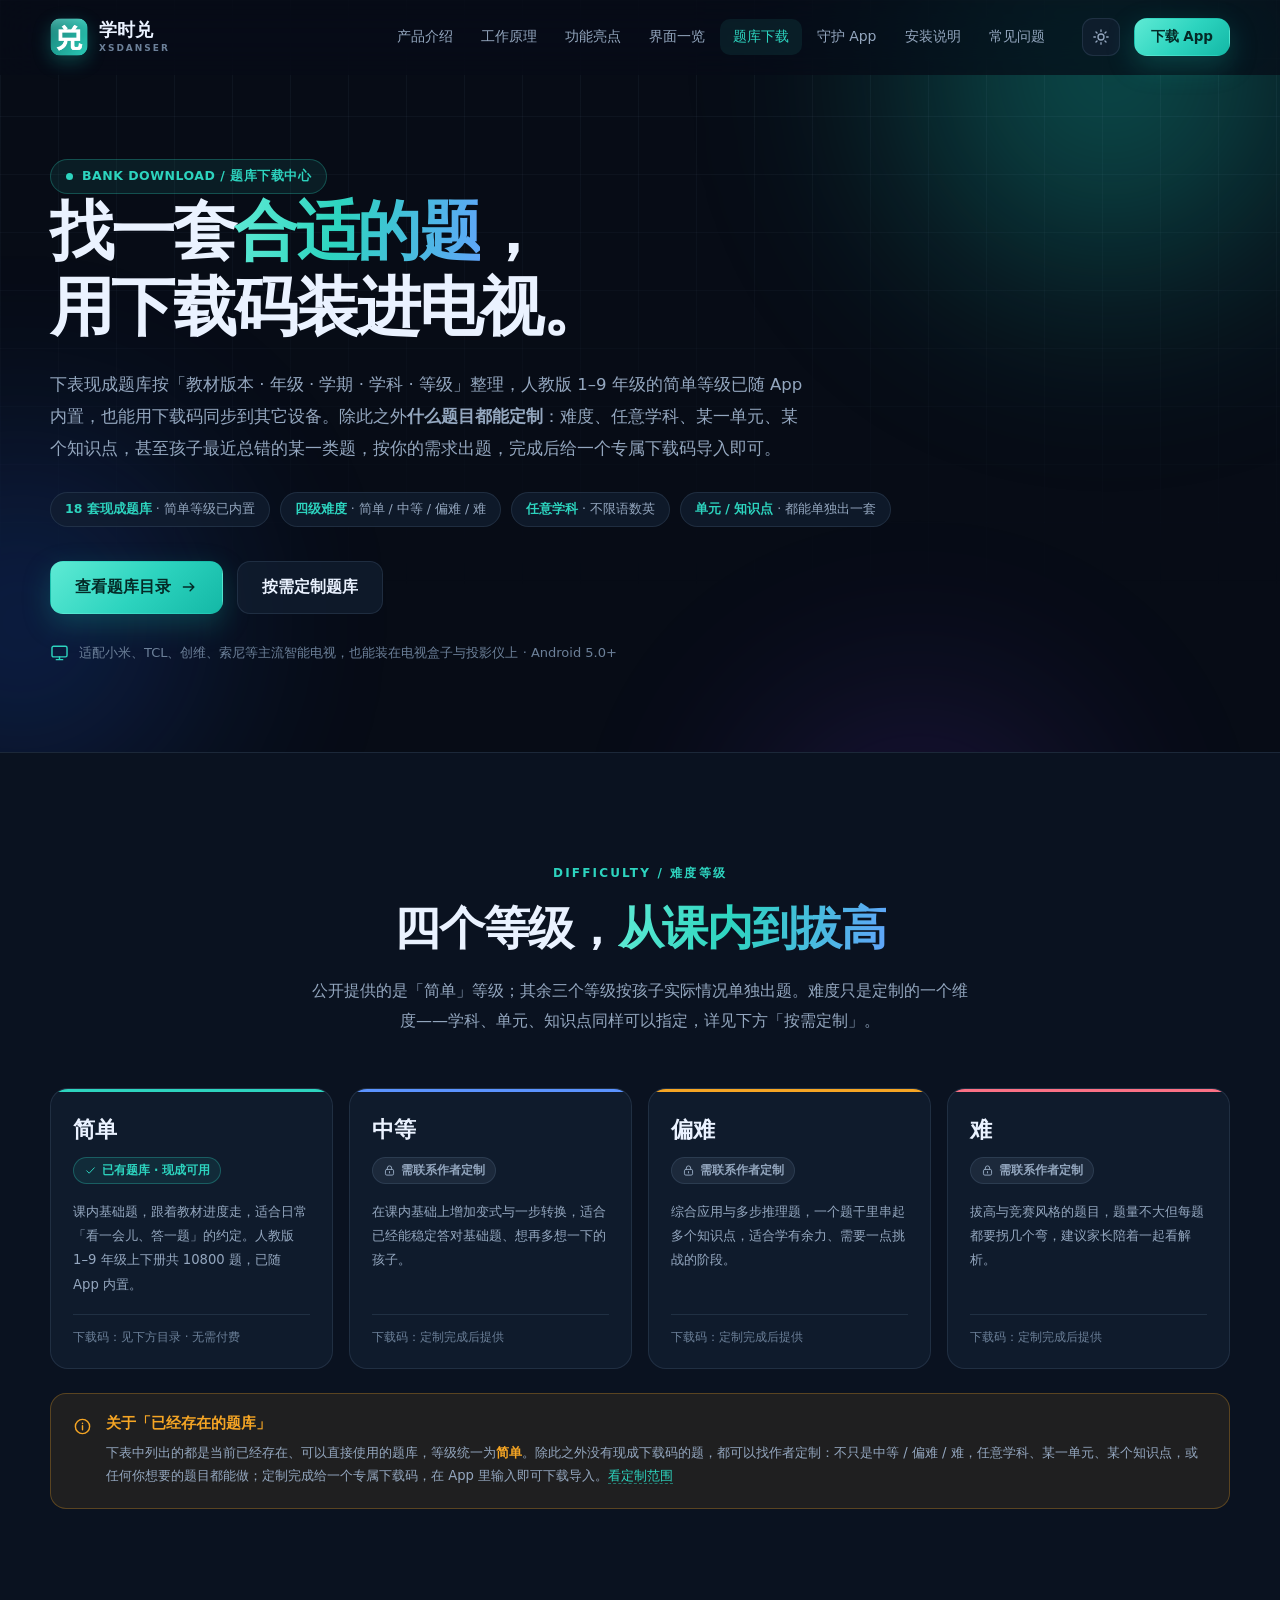
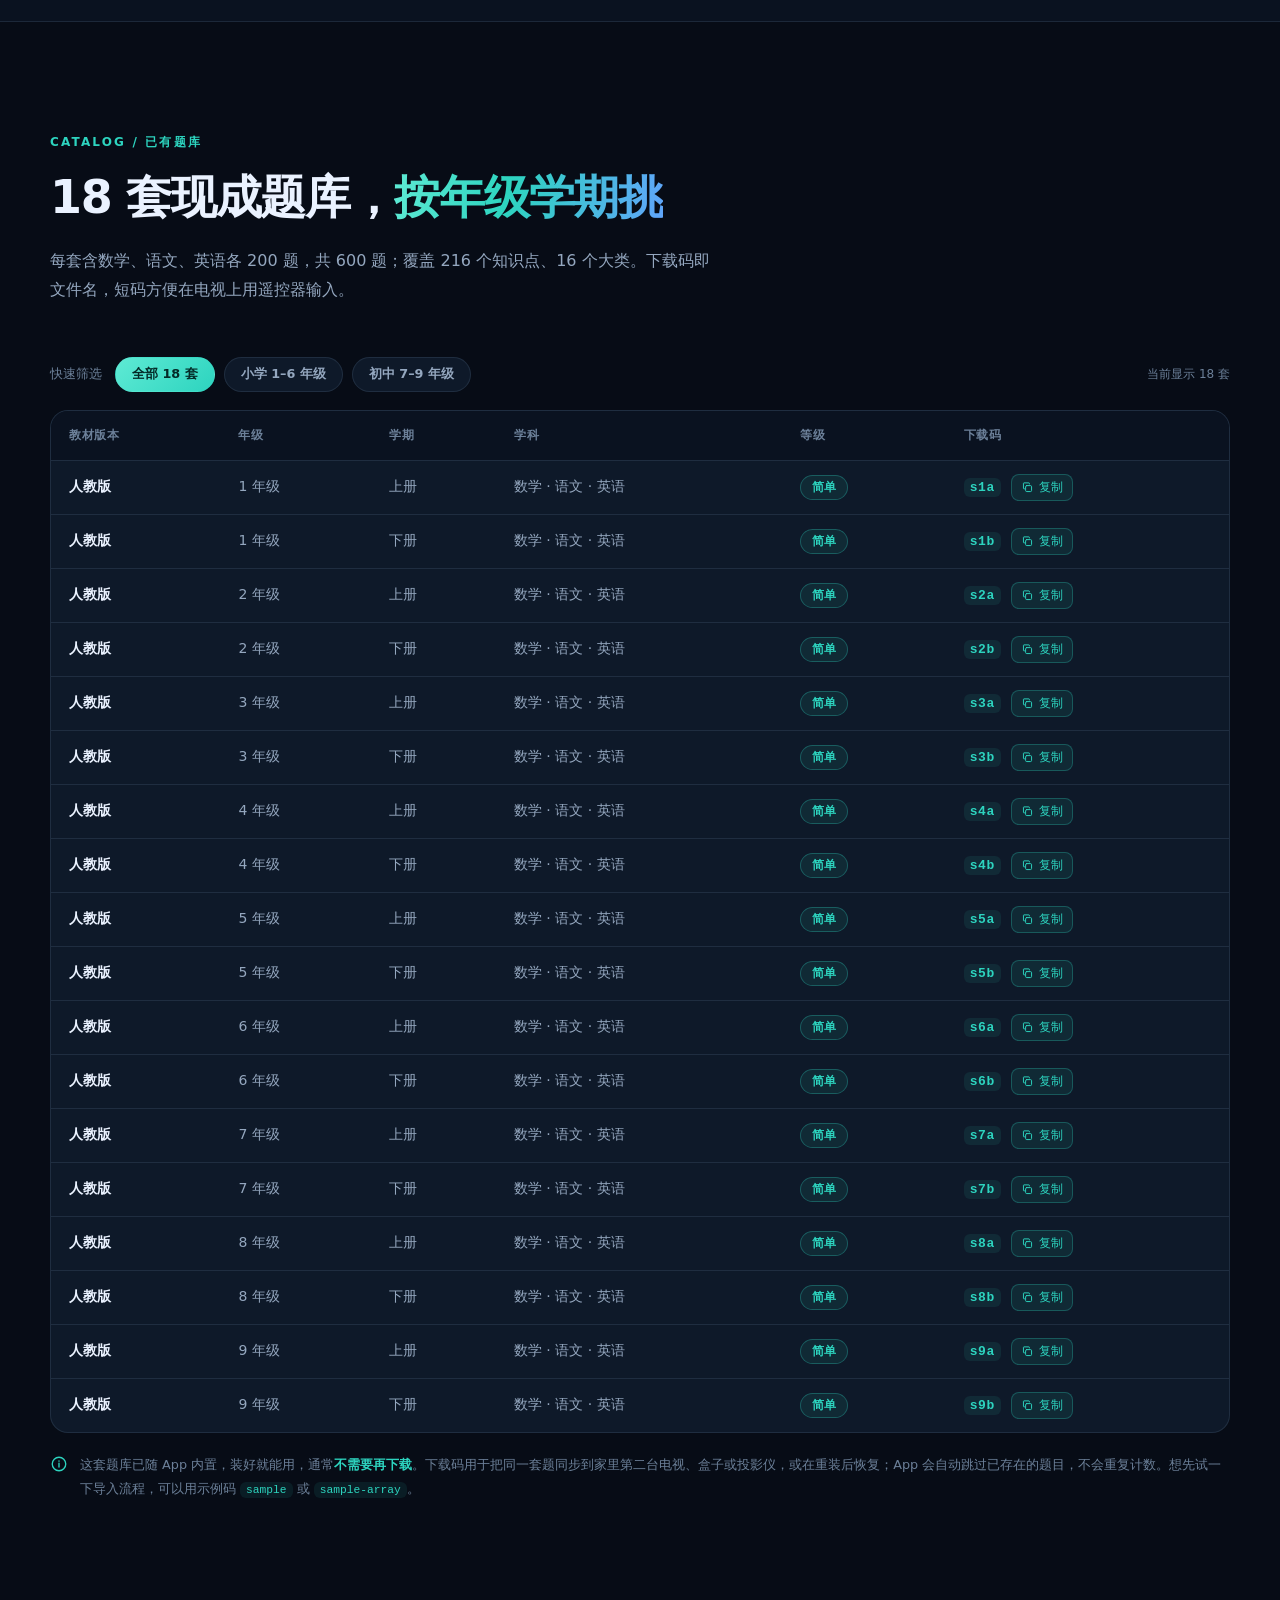
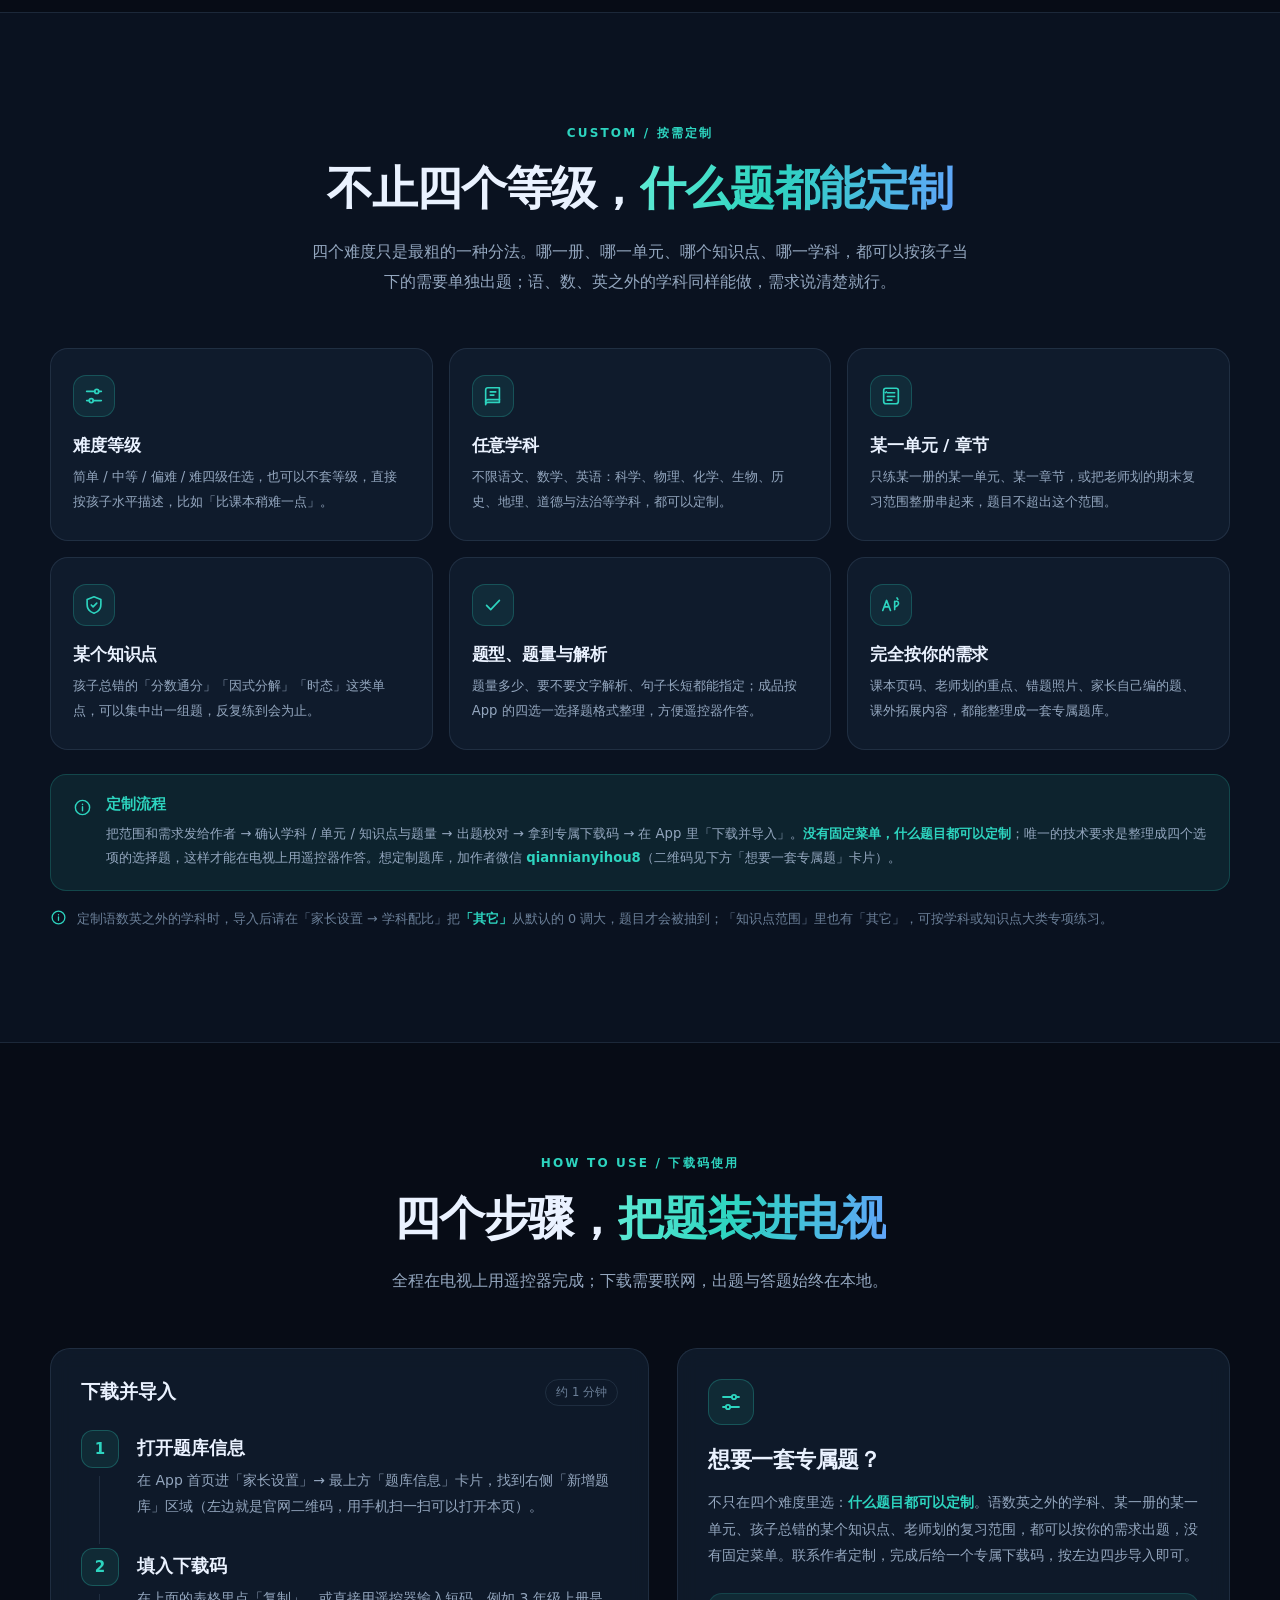
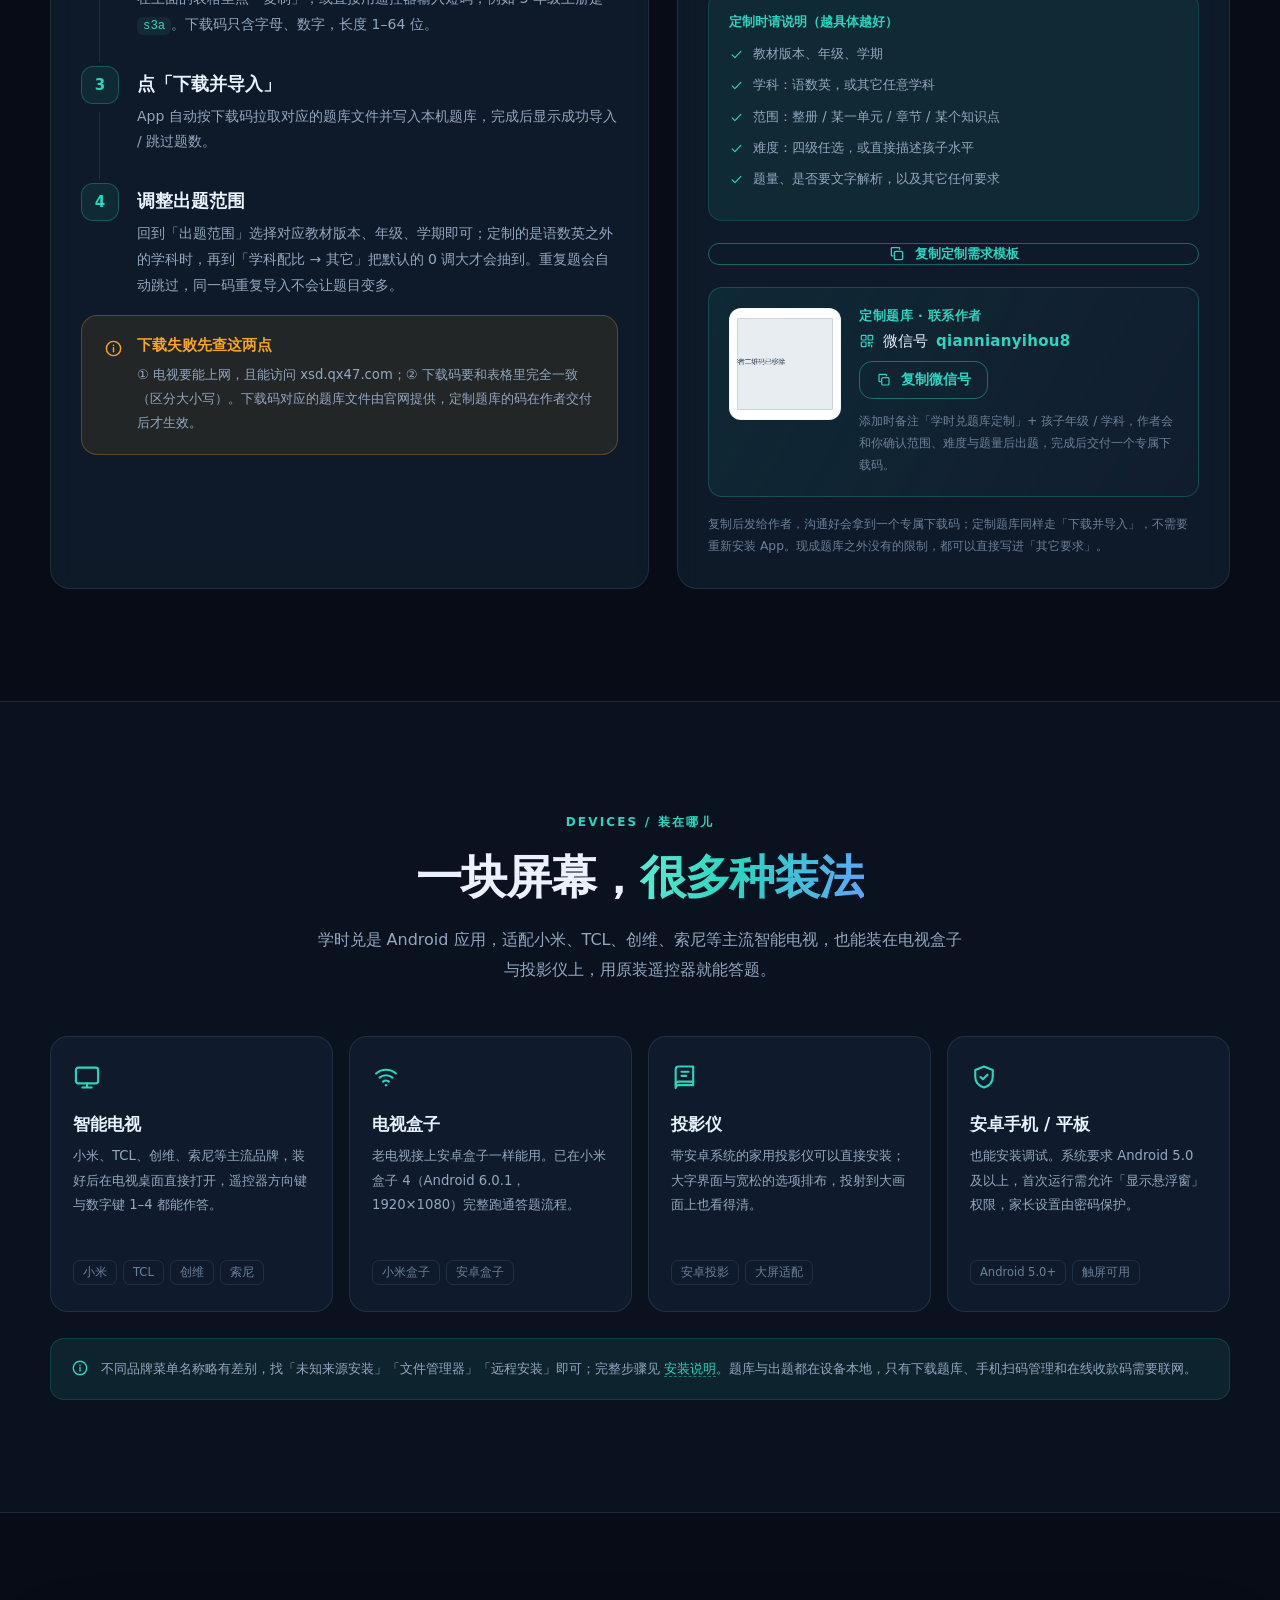
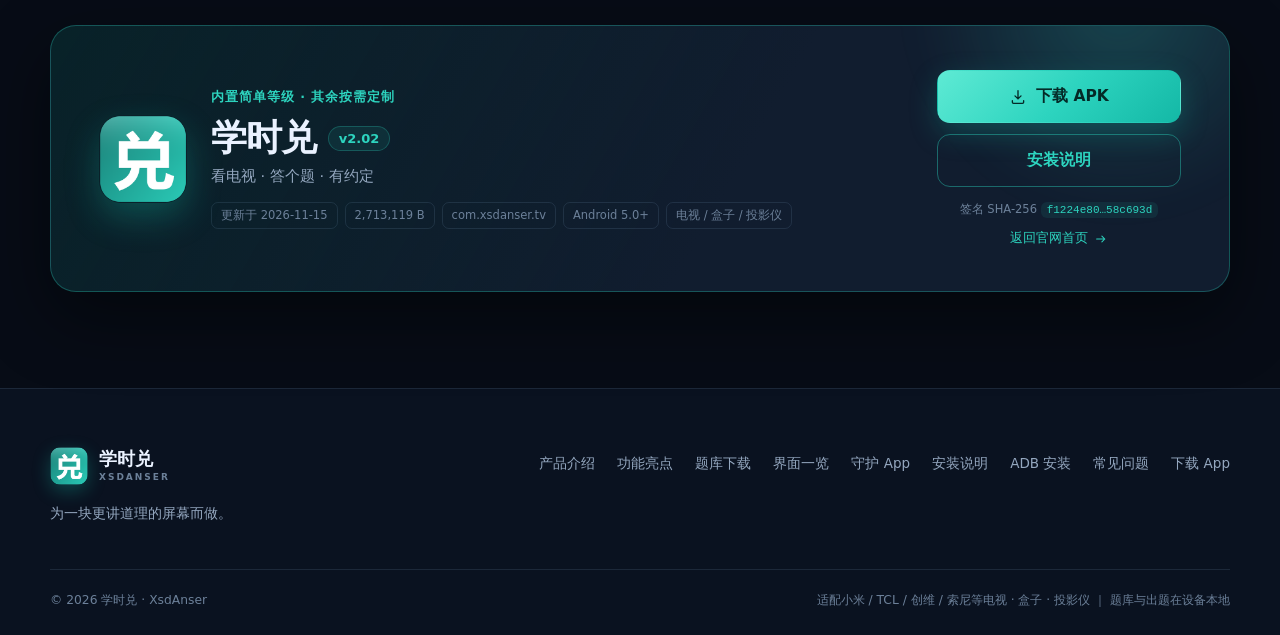
<file: website/bank.html>
<!DOCTYPE html>
<html lang="zh-CN" data-theme="dark">
<head>
<meta charset="UTF-8">
<meta name="viewport" content="width=device-width, initial-scale=1">
<meta name="theme-color" content="#070c16">
<meta name="description" content="学时兑题库下载目录：人教版 1-9 年级上下册数学、语文、英语简单等级题库已随 App 内置，可用下载码在其他设备同步；中等、偏难、难等难度，以及任意学科、某一单元、某个知识点都可以联系作者按需定制，什么题目都能做，完成后凭专属下载码导入。适配小米、TCL、创维、索尼等主流智能电视，也能装在电视盒子与投影仪上。">
<title>题库下载 · 学时兑</title>
<link rel="icon" type="image/png" href="assets/img/logo.png">
<link rel="stylesheet" href="assets/css/style.css">
</head>
<body>

<!-- 图标精灵 -->
<svg class="sprite" aria-hidden="true" xmlns="http://www.w3.org/2000/svg">
  <symbol id="i-clock" viewBox="0 0 24 24"><circle cx="12" cy="12" r="9"/><path d="M12 7v5l3.2 2"/></symbol>
  <symbol id="i-book" viewBox="0 0 24 24"><path d="M4 5.5A2.5 2.5 0 0 1 6.5 3H19v16H6.5A2.5 2.5 0 0 0 4 21.5z"/><path d="M4 18.5A2.5 2.5 0 0 1 6.5 16H19"/><path d="M9 7.5h6M9 11h4"/></symbol>
  <symbol id="i-pinyin" viewBox="0 0 24 24"><path d="M3 18l4.2-11L11.4 18M4.6 14h5.1"/><path d="M16 8v9M16 8.4c1.6-.9 3.4-.5 4 .7.5 1.1.2 2.5-.8 3.4-1.1 1-2.6 1.3-3.2 2.4M18.5 4.2l1 1.6"/></symbol>
  <symbol id="i-list" viewBox="0 0 24 24"><rect x="4" y="3.5" width="16" height="17" rx="2.5"/><path d="M8 8.5h8M8 12.5h8M8 16.5h5"/><path d="m5.5 8 .6.6 1-1.2" stroke-width="1.4"/></symbol>
  <symbol id="i-sliders" viewBox="0 0 24 24"><path d="M4 7h9M17 7h3M4 17h3M11 17h9"/><circle cx="15" cy="7" r="2.2"/><circle cx="9" cy="17" r="2.2"/></symbol>
  <symbol id="i-lock" viewBox="0 0 24 24"><rect x="4.5" y="10" width="15" height="10.5" rx="2.5"/><path d="M8 10V7.5a4 4 0 0 1 8 0V10M12 14v2.5"/></symbol>
  <symbol id="i-qr" viewBox="0 0 24 24"><rect x="3.5" y="3.5" width="7" height="7" rx="1"/><rect x="13.5" y="3.5" width="7" height="7" rx="1"/><rect x="3.5" y="13.5" width="7" height="7" rx="1"/><path d="M14 14h2.5v2.5H14zM19 14h1.5M14 19h2M19 18v3"/></symbol>
  <symbol id="i-shield" viewBox="0 0 24 24"><path d="M12 3l7.5 3v5.5c0 4.6-3 8-7.5 9.5-4.5-1.5-7.5-4.9-7.5-9.5V6z"/><path d="m9 12 2 2 4-4"/></symbol>
  <symbol id="i-download" viewBox="0 0 24 24"><path d="M12 3.5v11m0 0 4-4m-4 4-4-4"/><path d="M4.5 17v2A1.5 1.5 0 0 0 6 20.5h12a1.5 1.5 0 0 0 1.5-1.5v-2"/></symbol>
  <symbol id="i-arrow" viewBox="0 0 24 24"><path d="M4.5 12h14m0 0-5-5m5 5-5 5"/></symbol>
  <symbol id="i-check" viewBox="0 0 24 24"><path d="m5 12.5 4.5 4.5L19 7"/></symbol>
  <symbol id="i-tv" viewBox="0 0 24 24"><rect x="2.5" y="4" width="19" height="13.5" rx="2"/><path d="M8 21h8M12 17.5V21"/></symbol>
  <symbol id="i-wifi" viewBox="0 0 24 24"><path d="M3.5 9a13 13 0 0 1 17 0M6.5 12.5a8.5 8.5 0 0 1 11 0M9.5 16a4 4 0 0 1 5 0"/><circle cx="12" cy="19" r="1" fill="currentColor" stroke="none"/></symbol>
  <symbol id="i-copy" viewBox="0 0 24 24"><rect x="8.5" y="8.5" width="11" height="11" rx="2"/><path d="M15.5 5.5v-1a1 1 0 0 0-1-1h-9a1 1 0 0 0-1 1v9a1 1 0 0 0 1 1h1"/></symbol>
  <symbol id="i-sun" viewBox="0 0 24 24"><circle cx="12" cy="12" r="4"/><path d="M12 2.5v2M12 19.5v2M2.5 12h2M19.5 12h2M5.3 5.3l1.4 1.4M17.3 17.3l1.4 1.4M18.7 5.3l-1.4 1.4M6.7 17.3l-1.4 1.4"/></symbol>
  <symbol id="i-moon" viewBox="0 0 24 24"><path d="M20 14.5A8.5 8.5 0 0 1 9.5 4a8.5 8.5 0 1 0 10.5 10.5z"/></symbol>
  <symbol id="i-menu" viewBox="0 0 24 24"><path d="M4 7h16M4 12h16M4 17h16"/></symbol>
  <symbol id="i-info" viewBox="0 0 24 24"><circle cx="12" cy="12" r="9"/><path d="M12 11v5M12 7.8v.4"/></symbol>
</svg>

<div class="scroll-progress" id="progress"></div>
<div class="aurora" aria-hidden="true">
  <span class="blob blob-a"></span><span class="blob blob-b"></span><span class="blob blob-c"></span>
  <span class="grid-mask"></span>
</div>

<!-- 导航 -->
<header class="nav" id="nav">
  <div class="container nav-inner">
    <a class="brand" href="index.html#top" aria-label="学时兑首页">
      <img src="assets/img/logo.png" alt="学时兑图标">
      <span class="brand-text">学时兑<small>XSDANSER</small></span>
    </a>
    <nav class="nav-links" id="navLinks" aria-label="主导航">
      <a href="index.html#intro">产品介绍</a>
      <a href="index.html#how">工作原理</a>
      <a href="index.html#features">功能亮点</a>
      <a href="index.html#screens">界面一览</a>
      <a href="bank.html" class="active">题库下载</a>
      <a href="index.html#guard">守护 App</a>
      <a href="index.html#install">安装说明</a>
      <a href="index.html#faq">常见问题</a>
      <a class="nav-menu-download" href="index.html#download">下载 App</a>
    </nav>
    <div class="nav-actions">
      <button class="icon-btn" id="themeToggle" aria-label="切换深浅主题" title="切换深浅主题">
        <svg class="icon"><use href="#i-moon"></use></svg>
      </button>
      <a class="btn btn-primary btn-sm nav-download" href="index.html#download">下载 App</a>
      <button class="icon-btn menu-btn" id="menuBtn" aria-label="展开菜单" aria-expanded="false">
        <svg class="icon"><use href="#i-menu"></use></svg>
      </button>
    </div>
  </div>
</header>

<main id="top">

  <!-- 页头 -->
  <section class="section bank-hero" id="bankTop">
    <div class="container">
      <div class="eyebrow reveal"><span class="pulse"></span> BANK DOWNLOAD / 题库下载中心</div>
      <h1 class="reveal">找一套<span class="grad">合适的题</span>，<br>用下载码装进电视。</h1>
      <p class="lead reveal" data-delay="1">下表现成题库按「教材版本 · 年级 · 学期 · 学科 · 等级」整理，人教版 1–9 年级的简单等级已随 App 内置，也能用下载码同步到其它设备。除此之外<b>什么题目都能定制</b>：难度、任意学科、某一单元、某个知识点，甚至孩子最近总错的某一类题，按你的需求出题，完成后给一个专属下载码导入即可。</p>
      <div class="bank-chips reveal" data-delay="1">
        <span><strong>18 套现成题库</strong> · 简单等级已内置</span>
        <span><strong>四级难度</strong> · 简单 / 中等 / 偏难 / 难</span>
        <span><strong>任意学科</strong> · 不限语数英</span>
        <span><strong>单元 / 知识点</strong> · 都能单独出一套</span>
      </div>
      <div class="hero-cta reveal" data-delay="2">
        <a class="btn btn-primary btn-lg" href="#catalog">查看题库目录 <svg class="icon"><use href="#i-arrow"></use></svg></a>
        <a class="btn btn-ghost btn-lg" href="#custom">按需定制题库</a>
      </div>
      <div class="device-line reveal" data-delay="2">
        <svg class="icon"><use href="#i-tv"></use></svg>
        <span>适配小米、TCL、创维、索尼等主流智能电视，也能装在电视盒子与投影仪上 · Android 5.0+</span>
      </div>
    </div>
  </section>

  <!-- 等级体系 -->
  <section class="section section-alt" id="levels">
    <div class="container">
      <div class="section-head center reveal">
        <div class="kicker">DIFFICULTY / 难度等级</div>
        <h2 class="h2">四个等级，<span class="grad">从课内到拔高</span></h2>
        <p class="sub">公开提供的是「简单」等级；其余三个等级按孩子实际情况单独出题。难度只是定制的一个维度——学科、单元、知识点同样可以指定，详见下方「按需定制」。</p>
      </div>
      <div class="level-grid">
        <article class="level-card lv-easy reveal">
          <div class="lv-name">简单</div>
          <span class="lv-state lv-state-ready"><svg class="icon"><use href="#i-check"></use></svg> 已有题库 · 现成可用</span>
          <p>课内基础题，跟着教材进度走，适合日常「看一会儿、答一题」的约定。人教版 1–9 年级上下册共 10800 题，已随 App 内置。</p>
          <div class="lv-foot">下载码：见下方目录 · 无需付费</div>
        </article>
        <article class="level-card lv-mid reveal" data-delay="1">
          <div class="lv-name">中等</div>
          <span class="lv-state lv-state-custom"><svg class="icon"><use href="#i-lock"></use></svg> 需联系作者定制</span>
          <p>在课内基础上增加变式与一步转换，适合已经能稳定答对基础题、想再多想一下的孩子。</p>
          <div class="lv-foot">下载码：定制完成后提供</div>
        </article>
        <article class="level-card lv-hard reveal" data-delay="2">
          <div class="lv-name">偏难</div>
          <span class="lv-state lv-state-custom"><svg class="icon"><use href="#i-lock"></use></svg> 需联系作者定制</span>
          <p>综合应用与多步推理题，一个题干里串起多个知识点，适合学有余力、需要一点挑战的阶段。</p>
          <div class="lv-foot">下载码：定制完成后提供</div>
        </article>
        <article class="level-card lv-expert reveal" data-delay="2">
          <div class="lv-name">难</div>
          <span class="lv-state lv-state-custom"><svg class="icon"><use href="#i-lock"></use></svg> 需联系作者定制</span>
          <p>拔高与竞赛风格的题目，题量不大但每题都要拐几个弯，建议家长陪着一起看解析。</p>
          <div class="lv-foot">下载码：定制完成后提供</div>
        </article>
      </div>
      <div class="callout warn reveal">
        <svg class="icon"><use href="#i-info"></use></svg>
        <div><strong>关于「已经存在的题库」</strong><p>下表中列出的都是当前已经存在、可以直接使用的题库，等级统一为<b>简单</b>。除此之外没有现成下载码的题，都可以找作者定制：不只是中等 / 偏难 / 难，任意学科、某一单元、某个知识点，或任何你想要的题目都能做；定制完成给一个专属下载码，在 App 里输入即可下载导入。<a class="inline-link" href="#custom">看定制范围</a></p></div>
      </div>
    </div>
  </section>

  <!-- 题库目录表格 -->
  <section class="section" id="catalog">
    <div class="container">
      <div class="section-head reveal">
        <div class="kicker">CATALOG / 已有题库</div>
        <h2 class="h2">18 套现成题库，<span class="grad">按年级学期挑</span></h2>
        <p class="sub">每套含数学、语文、英语各 200 题，共 600 题；覆盖 216 个知识点、16 个大类。下载码即文件名，短码方便在电视上用遥控器输入。</p>
      </div>

      <div class="bank-toolbar reveal">
        <span class="toolbar-label">快速筛选</span>
        <button class="filter-btn active" data-filter="all" type="button">全部 18 套</button>
        <button class="filter-btn" data-filter="primary" type="button">小学 1–6 年级</button>
        <button class="filter-btn" data-filter="junior" type="button">初中 7–9 年级</button>
        <span class="toolbar-count" id="bankCount">当前显示 18 套</span>
      </div>

      <div class="bank-table-wrap reveal" data-delay="1">
        <div class="scroll-hint" aria-hidden="true">
          <svg class="icon sh-left"><use href="#i-arrow"></use></svg>
          <span>表格可左右滑动查看全部列</span>
          <svg class="icon"><use href="#i-arrow"></use></svg>
        </div>
        <div class="bank-scroll">
          <table class="bank-table" id="bankTable">
            <thead>
              <tr>
                <th>教材版本</th><th>年级</th><th>学期</th><th>学科</th><th>等级</th><th>下载码</th>
              </tr>
            </thead>
            <tbody>
              <tr data-stage="primary"><td class="bk-strong">人教版</td><td>1 年级</td><td>上册</td><td>数学 · 语文 · 英语</td><td><span class="lv-badge">简单</span></td><td><div class="code-cell"><code>s1a</code><button class="bank-copy" data-copy="s1a" type="button"><svg class="icon"><use href="#i-copy"></use></svg><span>复制</span></button></div></td></tr>
              <tr data-stage="primary"><td class="bk-strong">人教版</td><td>1 年级</td><td>下册</td><td>数学 · 语文 · 英语</td><td><span class="lv-badge">简单</span></td><td><div class="code-cell"><code>s1b</code><button class="bank-copy" data-copy="s1b" type="button"><svg class="icon"><use href="#i-copy"></use></svg><span>复制</span></button></div></td></tr>
              <tr data-stage="primary"><td class="bk-strong">人教版</td><td>2 年级</td><td>上册</td><td>数学 · 语文 · 英语</td><td><span class="lv-badge">简单</span></td><td><div class="code-cell"><code>s2a</code><button class="bank-copy" data-copy="s2a" type="button"><svg class="icon"><use href="#i-copy"></use></svg><span>复制</span></button></div></td></tr>
              <tr data-stage="primary"><td class="bk-strong">人教版</td><td>2 年级</td><td>下册</td><td>数学 · 语文 · 英语</td><td><span class="lv-badge">简单</span></td><td><div class="code-cell"><code>s2b</code><button class="bank-copy" data-copy="s2b" type="button"><svg class="icon"><use href="#i-copy"></use></svg><span>复制</span></button></div></td></tr>
              <tr data-stage="primary"><td class="bk-strong">人教版</td><td>3 年级</td><td>上册</td><td>数学 · 语文 · 英语</td><td><span class="lv-badge">简单</span></td><td><div class="code-cell"><code>s3a</code><button class="bank-copy" data-copy="s3a" type="button"><svg class="icon"><use href="#i-copy"></use></svg><span>复制</span></button></div></td></tr>
              <tr data-stage="primary"><td class="bk-strong">人教版</td><td>3 年级</td><td>下册</td><td>数学 · 语文 · 英语</td><td><span class="lv-badge">简单</span></td><td><div class="code-cell"><code>s3b</code><button class="bank-copy" data-copy="s3b" type="button"><svg class="icon"><use href="#i-copy"></use></svg><span>复制</span></button></div></td></tr>
              <tr data-stage="primary"><td class="bk-strong">人教版</td><td>4 年级</td><td>上册</td><td>数学 · 语文 · 英语</td><td><span class="lv-badge">简单</span></td><td><div class="code-cell"><code>s4a</code><button class="bank-copy" data-copy="s4a" type="button"><svg class="icon"><use href="#i-copy"></use></svg><span>复制</span></button></div></td></tr>
              <tr data-stage="primary"><td class="bk-strong">人教版</td><td>4 年级</td><td>下册</td><td>数学 · 语文 · 英语</td><td><span class="lv-badge">简单</span></td><td><div class="code-cell"><code>s4b</code><button class="bank-copy" data-copy="s4b" type="button"><svg class="icon"><use href="#i-copy"></use></svg><span>复制</span></button></div></td></tr>
              <tr data-stage="primary"><td class="bk-strong">人教版</td><td>5 年级</td><td>上册</td><td>数学 · 语文 · 英语</td><td><span class="lv-badge">简单</span></td><td><div class="code-cell"><code>s5a</code><button class="bank-copy" data-copy="s5a" type="button"><svg class="icon"><use href="#i-copy"></use></svg><span>复制</span></button></div></td></tr>
              <tr data-stage="primary"><td class="bk-strong">人教版</td><td>5 年级</td><td>下册</td><td>数学 · 语文 · 英语</td><td><span class="lv-badge">简单</span></td><td><div class="code-cell"><code>s5b</code><button class="bank-copy" data-copy="s5b" type="button"><svg class="icon"><use href="#i-copy"></use></svg><span>复制</span></button></div></td></tr>
              <tr data-stage="primary"><td class="bk-strong">人教版</td><td>6 年级</td><td>上册</td><td>数学 · 语文 · 英语</td><td><span class="lv-badge">简单</span></td><td><div class="code-cell"><code>s6a</code><button class="bank-copy" data-copy="s6a" type="button"><svg class="icon"><use href="#i-copy"></use></svg><span>复制</span></button></div></td></tr>
              <tr data-stage="primary"><td class="bk-strong">人教版</td><td>6 年级</td><td>下册</td><td>数学 · 语文 · 英语</td><td><span class="lv-badge">简单</span></td><td><div class="code-cell"><code>s6b</code><button class="bank-copy" data-copy="s6b" type="button"><svg class="icon"><use href="#i-copy"></use></svg><span>复制</span></button></div></td></tr>
              <tr data-stage="junior"><td class="bk-strong">人教版</td><td>7 年级</td><td>上册</td><td>数学 · 语文 · 英语</td><td><span class="lv-badge">简单</span></td><td><div class="code-cell"><code>s7a</code><button class="bank-copy" data-copy="s7a" type="button"><svg class="icon"><use href="#i-copy"></use></svg><span>复制</span></button></div></td></tr>
              <tr data-stage="junior"><td class="bk-strong">人教版</td><td>7 年级</td><td>下册</td><td>数学 · 语文 · 英语</td><td><span class="lv-badge">简单</span></td><td><div class="code-cell"><code>s7b</code><button class="bank-copy" data-copy="s7b" type="button"><svg class="icon"><use href="#i-copy"></use></svg><span>复制</span></button></div></td></tr>
              <tr data-stage="junior"><td class="bk-strong">人教版</td><td>8 年级</td><td>上册</td><td>数学 · 语文 · 英语</td><td><span class="lv-badge">简单</span></td><td><div class="code-cell"><code>s8a</code><button class="bank-copy" data-copy="s8a" type="button"><svg class="icon"><use href="#i-copy"></use></svg><span>复制</span></button></div></td></tr>
              <tr data-stage="junior"><td class="bk-strong">人教版</td><td>8 年级</td><td>下册</td><td>数学 · 语文 · 英语</td><td><span class="lv-badge">简单</span></td><td><div class="code-cell"><code>s8b</code><button class="bank-copy" data-copy="s8b" type="button"><svg class="icon"><use href="#i-copy"></use></svg><span>复制</span></button></div></td></tr>
              <tr data-stage="junior"><td class="bk-strong">人教版</td><td>9 年级</td><td>上册</td><td>数学 · 语文 · 英语</td><td><span class="lv-badge">简单</span></td><td><div class="code-cell"><code>s9a</code><button class="bank-copy" data-copy="s9a" type="button"><svg class="icon"><use href="#i-copy"></use></svg><span>复制</span></button></div></td></tr>
              <tr data-stage="junior"><td class="bk-strong">人教版</td><td>9 年级</td><td>下册</td><td>数学 · 语文 · 英语</td><td><span class="lv-badge">简单</span></td><td><div class="code-cell"><code>s9b</code><button class="bank-copy" data-copy="s9b" type="button"><svg class="icon"><use href="#i-copy"></use></svg><span>复制</span></button></div></td></tr>
            </tbody>
          </table>
        </div>
      </div>

      <div class="table-foot reveal">
        <svg class="icon"><use href="#i-info"></use></svg>
        <span>这套题库已随 App 内置，装好就能用，通常<b>不需要再下载</b>。下载码用于把同一套题同步到家里第二台电视、盒子或投影仪，或在重装后恢复；App 会自动跳过已存在的题目，不会重复计数。想先试一下导入流程，可以用示例码 <code>sample</code> 或 <code>sample-array</code>。</span>
      </div>
    </div>
  </section>

  <!-- 按需定制 -->
  <section class="section section-alt" id="custom">
    <div class="container">
      <div class="section-head center reveal">
        <div class="kicker">CUSTOM / 按需定制</div>
        <h2 class="h2">不止四个等级，<span class="grad">什么题都能定制</span></h2>
        <p class="sub">四个难度只是最粗的一种分法。哪一册、哪一单元、哪个知识点、哪一学科，都可以按孩子当下的需要单独出题；语、数、英之外的学科同样能做，需求说清楚就行。</p>
      </div>
      <div class="scope-grid">
        <article class="scope-card reveal">
          <span class="scope-icon"><svg class="icon"><use href="#i-sliders"></use></svg></span>
          <h3>难度等级</h3>
          <p>简单 / 中等 / 偏难 / 难四级任选，也可以不套等级，直接按孩子水平描述，比如「比课本稍难一点」。</p>
        </article>
        <article class="scope-card reveal" data-delay="1">
          <span class="scope-icon"><svg class="icon"><use href="#i-book"></use></svg></span>
          <h3>任意学科</h3>
          <p>不限语文、数学、英语：科学、物理、化学、生物、历史、地理、道德与法治等学科，都可以定制。</p>
        </article>
        <article class="scope-card reveal" data-delay="2">
          <span class="scope-icon"><svg class="icon"><use href="#i-list"></use></svg></span>
          <h3>某一单元 / 章节</h3>
          <p>只练某一册的某一单元、某一章节，或把老师划的期末复习范围整册串起来，题目不超出这个范围。</p>
        </article>
        <article class="scope-card reveal">
          <span class="scope-icon"><svg class="icon"><use href="#i-shield"></use></svg></span>
          <h3>某个知识点</h3>
          <p>孩子总错的「分数通分」「因式分解」「时态」这类单点，可以集中出一组题，反复练到会为止。</p>
        </article>
        <article class="scope-card reveal" data-delay="1">
          <span class="scope-icon"><svg class="icon"><use href="#i-check"></use></svg></span>
          <h3>题型、题量与解析</h3>
          <p>题量多少、要不要文字解析、句子长短都能指定；成品按 App 的四选一选择题格式整理，方便遥控器作答。</p>
        </article>
        <article class="scope-card reveal" data-delay="2">
          <span class="scope-icon"><svg class="icon"><use href="#i-pinyin"></use></svg></span>
          <h3>完全按你的需求</h3>
          <p>课本页码、老师划的重点、错题照片、家长自己编的题、课外拓展内容，都能整理成一套专属题库。</p>
        </article>
      </div>
      <div class="callout info reveal">
        <svg class="icon"><use href="#i-info"></use></svg>
        <div><strong>定制流程</strong><p>把范围和需求发给作者 → 确认学科 / 单元 / 知识点与题量 → 出题校对 → 拿到专属下载码 → 在 App 里「下载并导入」。<b>没有固定菜单，什么题目都可以定制</b>；唯一的技术要求是整理成四个选项的选择题，这样才能在电视上用遥控器作答。想定制题库，加作者微信 <b>qiannianyihou8</b>（二维码见下方「想要一套专属题」卡片）。</p></div>
      </div>
      <div class="scope-note reveal"><svg class="icon"><use href="#i-info"></use></svg><span>定制语数英之外的学科时，导入后请在「家长设置 → 学科配比」把<b>「其它」</b>从默认的 0 调大，题目才会被抽到；「知识点范围」里也有「其它」，可按学科或知识点大类专项练习。</span></div>
    </div>
  </section>

  <!-- 下载码怎么用 + 定制 -->
  <section class="section" id="howto">
    <div class="container">
      <div class="section-head center reveal">
        <div class="kicker">HOW TO USE / 下载码使用</div>
        <h2 class="h2">四个步骤，<span class="grad">把题装进电视</span></h2>
        <p class="sub">全程在电视上用遥控器完成；下载需要联网，出题与答题始终在本地。</p>
      </div>
      <div class="howto-grid">
        <div class="card howto-card reveal">
          <div class="method-head"><h3>下载并导入</h3><span>约 1 分钟</span></div>
          <div class="steps">
            <div class="step-row"><div class="step-dot">1</div><div><h3>打开题库信息</h3><p>在 App 首页进「家长设置」→ 最上方「题库信息」卡片，找到右侧「新增题库」区域（左边就是官网二维码，用手机扫一扫可以打开本页）。</p></div></div>
            <div class="step-row"><div class="step-dot">2</div><div><h3>填入下载码</h3><p>在上面的表格里点「复制」，或直接用遥控器输入短码，例如 3 年级上册是 <code>s3a</code>。下载码只含字母、数字，长度 1–64 位。</p></div></div>
            <div class="step-row"><div class="step-dot">3</div><div><h3>点「下载并导入」</h3><p>App 自动按下载码拉取对应的题库文件并写入本机题库，完成后显示成功导入 / 跳过题数。</p></div></div>
            <div class="step-row"><div class="step-dot">4</div><div><h3>调整出题范围</h3><p>回到「出题范围」选择对应教材版本、年级、学期即可；定制的是语数英之外的学科时，再到「学科配比 → 其它」把默认的 0 调大才会抽到。重复题会自动跳过，同一码重复导入不会让题目变多。</p></div></div>
          </div>
          <div class="callout warn">
            <svg class="icon"><use href="#i-info"></use></svg>
            <div><strong>下载失败先查这两点</strong><p>① 电视要能上网，且能访问 xsd.qx47.com；② 下载码要和表格里完全一致（区分大小写）。下载码对应的题库文件由官网提供，定制题库的码在作者交付后才生效。</p></div>
          </div>
        </div>

        <div class="card custom-card reveal" data-delay="1">
          <span class="custom-icon"><svg class="icon"><use href="#i-sliders"></use></svg></span>
          <h3>想要一套专属题？</h3>
          <p class="custom-lead">不只在四个难度里选：<b>什么题目都可以定制</b>。语数英之外的学科、某一册的某一单元、孩子总错的某个知识点、老师划的复习范围，都可以按你的需求出题，没有固定菜单。联系作者定制，完成后给一个专属下载码，按左边四步导入即可。</p>
          <div class="custom-block">
            <div class="custom-label">定制时请说明（越具体越好）</div>
            <ul class="custom-list">
              <li><svg class="icon"><use href="#i-check"></use></svg> 教材版本、年级、学期</li>
              <li><svg class="icon"><use href="#i-check"></use></svg> 学科：语数英，或其它任意学科</li>
              <li><svg class="icon"><use href="#i-check"></use></svg> 范围：整册 / 某一单元 / 章节 / 某个知识点</li>
              <li><svg class="icon"><use href="#i-check"></use></svg> 难度：四级任选，或直接描述孩子水平</li>
              <li><svg class="icon"><use href="#i-check"></use></svg> 题量、是否要文字解析，以及其它任何要求</li>
            </ul>
          </div>
          <button class="btn btn-outline custom-copy" id="copyCustom" type="button" data-copy="【学时兑题库定制需求】&#10;教材版本 / 年级 / 学期：例如 人教版 5 年级下册&#10;学科：数学 / 语文 / 英语 / 其它（请写学科名）&#10;定制范围：整册 / 第几单元 / 章节 / 某个知识点（请写具体）&#10;目标难度：简单 / 中等 / 偏难 / 难 / 按孩子水平描述&#10;题量：例如 300 题&#10;是否需要文字解析：是 / 否&#10;其它要求 / 补充说明：">
            <svg class="icon"><use href="#i-copy"></use></svg><span>复制定制需求模板</span>
          </button>
          <div class="custom-contact">
            <div class="cc-qr"><img src="assets/img/wx-qr.jpg" alt="作者微信二维码，扫码添加微信号 qiannianyihou8"></div>
            <div class="cc-info">
              <div class="cc-label">定制题库 · 联系作者</div>
              <div class="cc-wechat"><svg class="icon"><use href="#i-qr"></use></svg> 微信号 <b>qiannianyihou8</b></div>
              <button class="btn btn-outline btn-sm cc-copy" type="button" data-copy="qiannianyihou8"><svg class="icon"><use href="#i-copy"></use></svg><span>复制微信号</span></button>
              <p class="cc-tip">添加时备注「学时兑题库定制」+ 孩子年级 / 学科，作者会和你确认范围、难度与题量后出题，完成后交付一个专属下载码。</p>
            </div>
          </div>
          <div class="custom-foot">复制后发给作者，沟通好会拿到一个专属下载码；定制题库同样走「下载并导入」，不需要重新安装 App。现成题库之外没有的限制，都可以直接写进「其它要求」。</div>
        </div>
      </div>
    </div>
  </section>

  <!-- 设备适配 -->
  <section class="section section-alt" id="devices">
    <div class="container">
      <div class="section-head center reveal">
        <div class="kicker">DEVICES / 装在哪儿</div>
        <h2 class="h2">一块屏幕，<span class="grad">很多种装法</span></h2>
        <p class="sub">学时兑是 Android 应用，适配小米、TCL、创维、索尼等主流智能电视，也能装在电视盒子与投影仪上，用原装遥控器就能答题。</p>
      </div>
      <div class="device-grid">
        <article class="device-card reveal"><svg class="icon"><use href="#i-tv"></use></svg><h3>智能电视</h3><p>小米、TCL、创维、索尼等主流品牌，装好后在电视桌面直接打开，遥控器方向键与数字键 1–4 都能作答。</p><div class="brand-list"><span>小米</span><span>TCL</span><span>创维</span><span>索尼</span></div></article>
        <article class="device-card reveal" data-delay="1"><svg class="icon"><use href="#i-wifi"></use></svg><h3>电视盒子</h3><p>老电视接上安卓盒子一样能用。已在小米盒子 4（Android 6.0.1，1920×1080）完整跑通答题流程。</p><div class="brand-list"><span>小米盒子</span><span>安卓盒子</span></div></article>
        <article class="device-card reveal" data-delay="2"><svg class="icon"><use href="#i-book"></use></svg><h3>投影仪</h3><p>带安卓系统的家用投影仪可以直接安装；大字界面与宽松的选项排布，投射到大画面上也看得清。</p><div class="brand-list"><span>安卓投影</span><span>大屏适配</span></div></article>
        <article class="device-card reveal" data-delay="2"><svg class="icon"><use href="#i-shield"></use></svg><h3>安卓手机 / 平板</h3><p>也能安装调试。系统要求 Android 5.0 及以上，首次运行需允许「显示悬浮窗」权限，家长设置由密码保护。</p><div class="brand-list"><span>Android 5.0+</span><span>触屏可用</span></div></article>
      </div>
      <div class="device-note reveal"><svg class="icon"><use href="#i-info"></use></svg><span>不同品牌菜单名称略有差别，找「未知来源安装」「文件管理器」「远程安装」即可；完整步骤见 <a class="inline-link" href="index.html#install">安装说明</a>。题库与出题都在设备本地，只有下载题库、手机扫码管理和在线收款码需要联网。</span></div>
    </div>
  </section>

  <!-- 底部引导 -->
  <section class="section download-section" id="getapp">
    <div class="container">
      <div class="download-card reveal">
        <div class="dl-glow" aria-hidden="true"></div>
        <div class="dl-left">
          <img class="dl-logo" src="assets/img/logo.png" alt="学时兑图标">
          <div>
            <div class="dl-kicker">内置简单等级 · 其余按需定制</div>
            <h2>学时兑 <span class="dl-ver">v2.02</span></h2>
            <p class="dl-sub">看电视 · 答个题 · 有约定</p>
            <div class="dl-meta"><span>更新于 2026-11-15</span><span>2,713,119 B</span><span>com.xsdanser.tv</span><span>Android 5.0+</span><span>电视 / 盒子 / 投影仪</span></div>
          </div>
        </div>
        <div class="dl-right">
          <a class="btn btn-primary btn-lg" href="download/XsdAnser-v30-ui.apk" download><svg class="icon"><use href="#i-download"></use></svg> 下载 APK</a>
          <a class="btn btn-outline btn-lg" href="index.html#install">安装说明</a>
          <div class="dl-sign">签名 SHA-256 <code>f1224e80…58c693d</code></div>
          <a class="dl-official" href="index.html#top">返回官网首页 <svg class="icon"><use href="#i-arrow"></use></svg></a>
        </div>
      </div>
    </div>
  </section>
</main>

<footer class="footer">
  <div class="container footer-inner">
    <div class="footer-brand">
      <a class="brand" href="index.html#top"><img src="assets/img/logo.png" alt="学时兑图标"><span class="brand-text">学时兑<small>XSDANSER</small></span></a>
      <p>为一块更讲道理的屏幕而做。</p>
    </div>
    <nav class="footer-links" aria-label="页脚导航">
      <a href="index.html#intro">产品介绍</a><a href="index.html#features">功能亮点</a><a href="bank.html">题库下载</a><a href="index.html#screens">界面一览</a><a href="index.html#guard">守护 App</a><a href="index.html#install">安装说明</a><a href="index.html#adb">ADB 安装</a><a href="index.html#faq">常见问题</a><a href="index.html#download">下载 App</a>
    </nav>
  </div>
  <div class="container footer-bottom">
    <span>© <span id="year">2026</span> 学时兑 · XsdAnser</span>
    <span>适配小米 / TCL / 创维 / 索尼等电视 · 盒子 · 投影仪 ｜ 题库与出题在设备本地</span>
  </div>
</footer>

<a class="to-top" id="toTop" href="#top" aria-label="回到顶部"><svg class="icon"><use href="#i-arrow"></use></svg></a>
<script src="assets/js/main.js"></script>
<script>
/* 题库目录：按小学 / 初中快速筛选 */
(function () {
  var btns = document.querySelectorAll('[data-filter]');
  var rows = document.querySelectorAll('#bankTable tbody tr');
  var label = document.getElementById('bankCount');
  Array.prototype.forEach.call(btns, function (btn) {
    btn.addEventListener('click', function () {
      var f = btn.getAttribute('data-filter');
      Array.prototype.forEach.call(btns, function (b) {
        b.classList.toggle('active', b === btn);
      });
      var n = 0;
      Array.prototype.forEach.call(rows, function (row) {
        var show = f === 'all' || row.getAttribute('data-stage') === f;
        row.style.display = show ? '' : 'none';
        if (show) n++;
      });
      if (label) label.textContent = '当前显示 ' + n + ' 套';
    });
  });
})();
</script>
</body>
</html>
</file>
<file: website/assets/css/style.css>
/* 学时兑 · 产品官网
   纯静态、无外部依赖，可直接双击 index.html 打开 */

:root {
  --brand: #2dd4bf;
  --brand-2: #14b8a6;
  --brand-deep: #0d9488;
  --blue: #5b93ff;
  --violet: #a78bfa;
  --amber: #f5a524;
  --rose: #fb7185;
  --radius: 20px;
  --font: "PingFang SC", "HarmonyOS Sans SC", "Microsoft YaHei", "Noto Sans SC", "Source Han Sans SC", system-ui, -apple-system, "Segoe UI", sans-serif;
}

html[data-theme="dark"] {
  --bg: #070c16;
  --bg2: #0a1220;
  --surface: rgba(19, 31, 49, .72);
  --surface-solid: #111d2f;
  --nav-bg: rgba(7, 12, 22, .74);
  --line: rgba(150, 185, 220, .13);
  --text: #eaf2ff;
  --muted: #94a7bf;
  --faint: #6c8099;
  --tint: rgba(45, 212, 191, .09);
  --code-bg: #060d18;
  --shadow: 0 26px 70px rgba(0, 0, 0, .45);
  --blob-op: .5;
  --grid-op: .5;
}

html[data-theme="light"] {
  --brand: #0d9488;
  --brand-2: #0f766e;
  --bg: #f6f9fd;
  --bg2: #eef4fa;
  --surface: rgba(255, 255, 255, .8);
  --surface-solid: #ffffff;
  --nav-bg: rgba(255, 255, 255, .8);
  --line: rgba(19, 51, 84, .12);
  --text: #102136;
  --muted: #50647d;
  --faint: #7c8ea3;
  --tint: rgba(13, 148, 136, .08);
  --code-bg: #0d1b2c;
  --shadow: 0 24px 60px rgba(24, 58, 92, .13);
  --blob-op: .26;
  --grid-op: .32;
}

* { box-sizing: border-box; }
html { scroll-behavior: smooth; scroll-padding-top: 88px; }
body {
  margin: 0;
  background: var(--bg);
  color: var(--text);
  font-family: var(--font);
  -webkit-font-smoothing: antialiased;
  font-variant-numeric: tabular-nums;
  transition: background .35s ease, color .35s ease;
  overflow-x: hidden;
}
img { max-width: 100%; }
a { color: inherit; text-decoration: none; }
button { font-family: inherit; }
::selection { background: rgba(45, 212, 191, .3); color: var(--text); }
:focus-visible { outline: 2px solid var(--brand); outline-offset: 3px; }

.sprite { position: absolute; width: 0; height: 0; overflow: hidden; }
.icon { width: 20px; height: 20px; fill: none; stroke: currentColor; stroke-width: 1.8; stroke-linecap: round; stroke-linejoin: round; flex: none; }
.container { width: min(1180px, calc(100% - 48px)); margin: 0 auto; }
section[id] { scroll-margin-top: 80px; }

/* ---------- 背景与滚动进度 ---------- */
.scroll-progress { position: fixed; top: 0; left: 0; height: 2px; width: 0; z-index: 90; background: linear-gradient(90deg, var(--brand-2), var(--brand), var(--blue)); box-shadow: 0 0 14px rgba(45, 212, 191, .7); }
.aurora { position: fixed; inset: 0; z-index: -1; pointer-events: none; overflow: hidden; }
.blob { position: absolute; display: block; border-radius: 50%; filter: blur(90px); opacity: var(--blob-op); transition: opacity .4s; }
.blob-a { width: 620px; height: 620px; top: -240px; right: -140px; background: radial-gradient(circle, #14b8a6, transparent 68%); }
.blob-b { width: 560px; height: 560px; top: 38%; left: -260px; background: radial-gradient(circle, #2563eb, transparent 68%); opacity: calc(var(--blob-op) * .62); }
.blob-c { width: 520px; height: 520px; bottom: -220px; right: 8%; background: radial-gradient(circle, #7c3aed, transparent 68%); opacity: calc(var(--blob-op) * .45); }
.grid-mask {
  position: absolute; inset: 0;
  background-image: linear-gradient(var(--line) 1px, transparent 1px), linear-gradient(90deg, var(--line) 1px, transparent 1px);
  background-size: 58px 58px;
  mask-image: linear-gradient(to bottom, #000 0%, transparent 68%);
  -webkit-mask-image: linear-gradient(to bottom, #000 0%, transparent 68%);
  opacity: var(--grid-op);
}

/* ---------- 导航 ---------- */
.nav { position: sticky; top: 0; z-index: 60; background: var(--nav-bg); backdrop-filter: blur(20px) saturate(150%); -webkit-backdrop-filter: blur(20px) saturate(150%); border-bottom: 1px solid transparent; transition: border-color .3s, box-shadow .3s; }
.nav.scrolled { border-bottom-color: var(--line); box-shadow: 0 8px 30px rgba(0, 0, 0, .12); }
.nav-inner { height: 74px; display: flex; align-items: center; gap: 24px; }
.brand { display: inline-flex; align-items: center; gap: 11px; flex: none; }
.brand img { width: 38px; height: 38px; border-radius: 11px; box-shadow: 0 6px 18px rgba(20, 184, 166, .3); }
.brand-text { font-size: 18px; font-weight: 800; letter-spacing: .01em; line-height: 1.05; }
.brand-text small { display: block; font-size: 9px; letter-spacing: .22em; color: var(--faint); font-weight: 700; margin-top: 4px; }
.nav-links { display: flex; align-items: center; gap: 2px; margin-left: auto; }
.nav-links a { font-size: 14px; color: var(--muted); padding: 9px 13px; border-radius: 10px; transition: color .2s, background .2s; }
.nav-links a:hover, .nav-links a.active { color: var(--brand); background: var(--tint); }
.nav-actions { display: flex; align-items: center; gap: 14px; }
.icon-btn { width: 38px; height: 38px; display: grid; place-items: center; border: 1px solid var(--line); border-radius: 11px; background: var(--surface); color: var(--muted); cursor: pointer; transition: .2s; }
.icon-btn:hover { color: var(--brand); border-color: rgba(45, 212, 191, .45); transform: translateY(-1px); }
.icon-btn .icon { width: 18px; height: 18px; }
.menu-btn { display: none; }

/* ---------- 按钮 ---------- */
.btn { display: inline-flex; align-items: center; justify-content: center; gap: 9px; border-radius: 13px; font-weight: 700; cursor: pointer; border: 1px solid transparent; transition: transform .22s ease, box-shadow .22s ease, background .22s ease, border-color .22s ease; white-space: nowrap; }
.btn .icon { width: 18px; height: 18px; }
.btn:hover { transform: translateY(-2px); }
.btn-primary { color: #042a27; background: linear-gradient(135deg, #5eead4, #2dd4bf 52%, #14b8a6); box-shadow: 0 10px 28px rgba(20, 184, 166, .26); }
.btn-primary:hover { box-shadow: 0 16px 36px rgba(20, 184, 166, .38); }
.btn-sm { padding: 9px 16px; font-size: 13.5px; }
.btn-lg { padding: 15px 24px; font-size: 15.5px; }
.btn-ghost { color: var(--text); border-color: var(--line); background: var(--surface); }
.btn-ghost:hover { border-color: rgba(45, 212, 191, .5); color: var(--brand); }
.btn-outline { color: var(--brand); background: transparent; border-color: rgba(45, 212, 191, .42); }
.btn-outline:hover { background: var(--tint); }
.btn-sub { font-size: 12px; font-weight: 600; opacity: .68; margin-left: 2px; }

/* ---------- 通用排版 ---------- */
.section { padding: 112px 0; position: relative; }
.section-alt { background: var(--bg2); border-top: 1px solid var(--line); border-bottom: 1px solid var(--line); }
.kicker { font-size: 12px; font-weight: 800; letter-spacing: .18em; color: var(--brand); margin-bottom: 16px; }
.h2 { font-size: clamp(30px, 3.6vw, 46px); line-height: 1.32; font-weight: 800; letter-spacing: -.028em; margin: 0; }
.grad { background: linear-gradient(100deg, #5eead4 0%, #2dd4bf 42%, #60a5fa 100%); -webkit-background-clip: text; background-clip: text; color: transparent; }
html[data-theme="light"] .grad { background-image: linear-gradient(100deg, #0f766e 0%, #0d9488 42%, #2563eb 100%); }
.section-head { margin-bottom: 52px; }
.section-head.center { text-align: center; }
.section-head .sub { margin: 18px auto 0; }
.sub { font-size: 16px; color: var(--muted); line-height: 1.85; max-width: 660px; margin: 16px 0 0; }
.body { font-size: 15.8px; color: var(--muted); line-height: 1.95; margin: 22px 0 0; }
.body + .body { margin-top: 14px; }
.card { background: var(--surface); border: 1px solid var(--line); border-radius: var(--radius); backdrop-filter: blur(10px); }
code { font-family: ui-monospace, SFMono-Regular, Consolas, "Cascadia Code", monospace; font-size: .88em; color: var(--brand); background: var(--tint); padding: 2px 6px; border-radius: 6px; }

/* ---------- Hero ---------- */
.hero { padding-top: 74px; }
.hero-grid { display: grid; grid-template-columns: 1.02fr 1fr; gap: 54px; align-items: center; min-height: 600px; }
.eyebrow { display: inline-flex; align-items: center; gap: 9px; font-size: 12.5px; font-weight: 700; letter-spacing: .04em; color: var(--brand); padding: 8px 15px; border: 1px solid rgba(45, 212, 191, .28); background: var(--tint); border-radius: 999px; }
.pulse { width: 7px; height: 7px; border-radius: 50%; background: var(--brand); box-shadow: 0 0 0 0 rgba(45, 212, 191, .6); animation: pulse 2.4s infinite; flex: none; }
@keyframes pulse { 60% { box-shadow: 0 0 0 9px rgba(45, 212, 191, 0); } 100% { box-shadow: 0 0 0 0 rgba(45, 212, 191, 0); } }
.hero h1 { font-size: clamp(46px, 5.4vw, 76px); line-height: 1.13; font-weight: 800; letter-spacing: -.045em; margin: 24px 0 22px; }
.lead { font-size: 17px; line-height: 1.92; color: var(--muted); max-width: 550px; margin: 0; }
.hero-cta { display: flex; flex-wrap: wrap; gap: 14px; margin: 34px 0 26px; }
.hero-badges { list-style: none; display: flex; flex-wrap: wrap; gap: 10px 20px; padding: 0; margin: 0; }
.hero-badges li { display: inline-flex; align-items: center; gap: 6px; font-size: 13px; color: var(--faint); }
.hero-badges .icon { width: 15px; height: 15px; color: var(--brand); stroke-width: 2.4; }

.hero-visual { position: relative; padding: 34px 8px 76px; }
.tv-halo { position: absolute; inset: 2% 0 8%; background: radial-gradient(ellipse at 50% 50%, rgba(20, 184, 166, .2), transparent 66%); filter: blur(30px); }
.tv-frame { position: relative; padding: 10px 10px 9px; border-radius: 22px; background: linear-gradient(160deg, #17283e, #0a1423 65%); border: 1px solid rgba(150, 185, 220, .22); box-shadow: var(--shadow), 0 0 0 6px rgba(10, 20, 35, .5), 0 0 60px rgba(20, 184, 166, .12); transform: perspective(1300px) rotateY(-3deg) rotateX(1.2deg); transition: transform .5s ease; }
.tv-frame:hover { transform: perspective(1300px) rotateY(0) rotateX(0); }
.tv-bar { height: 26px; display: flex; align-items: center; gap: 6px; padding: 0 8px 4px; }
.tv-bar i { width: 7px; height: 7px; border-radius: 50%; background: #33445c; }
.tv-bar i:first-child { background: #f87171; } .tv-bar i:nth-child(2) { background: #fbbf24; } .tv-bar i:nth-child(3) { background: #34d399; }
.tv-bar span { margin-left: auto; font-size: 10.5px; color: #6b8099; letter-spacing: .06em; }
.tv-screen { border-radius: 12px; overflow: hidden; background: #0b1424; }
.tv-screen img { display: block; width: 100%; aspect-ratio: 1080 / 600; object-fit: cover; }
.tv-foot { width: 168px; height: 10px; margin: -1px auto 0; border-radius: 0 0 12px 12px; background: linear-gradient(180deg, #16263c, #0b1524); box-shadow: 0 18px 26px rgba(0, 0, 0, .4); }
.float-card { position: absolute; z-index: 3; background: var(--surface-solid); border: 1px solid var(--line); border-radius: 15px; padding: 13px 16px; box-shadow: var(--shadow); backdrop-filter: blur(12px); animation: floaty 6s ease-in-out infinite; }
@keyframes floaty { 0%, 100% { transform: translateY(0); } 50% { transform: translateY(-9px); } }
.float-reminder { top: 0; left: -7%; display: flex; align-items: center; gap: 11px; animation-delay: -.7s; }
.fc-dot { width: 9px; height: 9px; border-radius: 50%; background: var(--brand); box-shadow: 0 0 12px var(--brand); flex: none; }
.float-reminder strong { display: block; font-size: 13px; }
.float-reminder small { display: block; font-size: 11px; color: var(--faint); margin-top: 4px; }
.float-quiz { right: 3%; bottom: -46px; width: 236px; animation-delay: -3s; }
.fc-quiz-head { font-size: 10.5px; color: var(--blue); letter-spacing: .04em; }
.fc-quiz-q { font-size: 21px; font-weight: 700; margin: 10px 0 12px; letter-spacing: .02em; }
.fc-quiz-foot { font-size: 10.5px; color: var(--faint); border-top: 1px solid var(--line); padding-top: 9px; }

.stats { display: grid; grid-template-columns: repeat(4, 1fr); border: 1px solid var(--line); border-radius: var(--radius); background: var(--surface); backdrop-filter: blur(12px); overflow: hidden; margin-top: 22px; }
.stat { padding: 26px 28px; border-right: 1px solid var(--line); }
.stat:last-child { border-right: 0; }
.stat-num { font-size: 34px; font-weight: 800; letter-spacing: -.03em; line-height: 1.1; }
.stat-num em { font-style: normal; font-size: 14px; font-weight: 600; color: var(--brand); margin-left: 6px; letter-spacing: 0; }
.stat-label { font-size: 12.8px; color: var(--muted); margin-top: 8px; }

/* ---------- 产品介绍 ---------- */
.intro-grid { display: grid; grid-template-columns: 1fr .95fr; gap: 72px; align-items: center; }
.intro-points { display: grid; gap: 16px; margin-top: 34px; }
.intro-point { display: flex; gap: 14px; align-items: center; }
.pt-icon { width: 42px; height: 42px; border-radius: 13px; display: grid; place-items: center; color: var(--brand); background: var(--tint); border: 1px solid rgba(45, 212, 191, .2); flex: none; }
.intro-point strong { display: block; font-size: 15px; }
.intro-point small { display: block; font-size: 12.8px; color: var(--faint); margin-top: 4px; }
.banner-wrap { position: relative; }
.banner-card { border-radius: var(--radius); overflow: hidden; border: 1px solid var(--line); box-shadow: var(--shadow); }
.banner-card img { display: block; width: 100%; }
.banner-chip { position: absolute; top: -15px; right: 20px; display: inline-flex; align-items: center; gap: 8px; font-size: 12px; font-weight: 700; color: var(--text); background: var(--surface-solid); border: 1px solid var(--line); padding: 9px 14px; border-radius: 999px; box-shadow: var(--shadow); }
.banner-note { display: flex; align-items: flex-start; gap: 9px; font-size: 13px; color: var(--muted); line-height: 1.7; margin-top: 30px; }
.banner-note .icon { width: 16px; height: 16px; color: var(--brand); margin-top: 2px; }

/* ---------- 工作原理 ---------- */
.flow { display: grid; grid-template-columns: repeat(3, 1fr); gap: 20px; position: relative; }
.flow::before { content: ""; position: absolute; top: 96px; left: 14%; right: 14%; height: 1px; background: linear-gradient(90deg, transparent, rgba(45, 212, 191, .45), rgba(91, 147, 255, .45), transparent); }
.step { position: relative; padding: 32px 30px 26px; border: 1px solid var(--line); border-radius: var(--radius); background: var(--surface); backdrop-filter: blur(10px); transition: transform .3s, border-color .3s, box-shadow .3s; }
.step:hover { transform: translateY(-6px); border-color: rgba(45, 212, 191, .36); box-shadow: var(--shadow); }
.step-no { font-size: 12px; font-weight: 800; letter-spacing: .16em; color: var(--brand); }
.step-icon { width: 54px; height: 54px; border-radius: 16px; display: grid; place-items: center; color: var(--brand); background: var(--tint); border: 1px solid rgba(45, 212, 191, .22); margin: 20px 0 22px; position: relative; z-index: 2; }
.step-icon .icon { width: 26px; height: 26px; }
.step h3 { font-size: 22px; margin: 0 0 12px; letter-spacing: -.01em; }
.step p { font-size: 14.3px; line-height: 1.9; color: var(--muted); margin: 0; }
.step-foot { margin-top: 22px; padding-top: 16px; border-top: 1px solid var(--line); font-size: 12.5px; color: var(--brand); font-weight: 600; }

/* ---------- 功能亮点 ---------- */
.feature-grid { display: grid; grid-template-columns: repeat(3, 1fr); gap: 18px; }
.feature { padding: 28px 27px 26px; position: relative; overflow: hidden; transition: transform .3s, border-color .3s, box-shadow .3s; }
.feature::after { content: ""; position: absolute; width: 260px; height: 260px; right: -140px; top: -140px; border-radius: 50%; background: radial-gradient(circle, rgba(45, 212, 191, .16), transparent 70%); opacity: 0; transition: opacity .35s; pointer-events: none; }
.feature:hover { transform: translateY(-6px); border-color: rgba(45, 212, 191, .34); box-shadow: var(--shadow); }
.feature:hover::after { opacity: 1; }
.f-icon { width: 48px; height: 48px; border-radius: 14px; display: grid; place-items: center; }
.f-icon .icon { width: 24px; height: 24px; }
.tone-teal { color: #2dd4bf; background: rgba(45, 212, 191, .12); }
.tone-blue { color: #6ea5ff; background: rgba(91, 147, 255, .12); }
.tone-violet { color: #b79bff; background: rgba(167, 139, 250, .12); }
.tone-amber { color: #f7b955; background: rgba(245, 165, 36, .12); }
.tone-rose { color: #fb8fa1; background: rgba(251, 113, 133, .12); }
.feature h3 { font-size: 18.5px; margin: 20px 0 10px; }
.feature p { font-size: 14px; line-height: 1.85; color: var(--muted); margin: 0; min-height: 78px; }
.f-tag { display: inline-block; margin-top: 18px; font-size: 11.8px; font-weight: 600; color: var(--brand); background: var(--tint); border: 1px solid rgba(45, 212, 191, .2); padding: 5px 11px; border-radius: 999px; }

/* ---------- 界面一览 ---------- */
.showcase { display: grid; grid-template-columns: 1.18fr .82fr; gap: 54px; align-items: center; }
.device { position: relative; padding: 10px; border-radius: var(--radius); background: linear-gradient(160deg, #17283e, #0a1423); border: 1px solid rgba(150, 185, 220, .2); box-shadow: var(--shadow); }
.device-glow { position: absolute; inset: 12% 0 -8%; z-index: -1; background: radial-gradient(ellipse, rgba(20, 184, 166, .18), transparent 68%); filter: blur(26px); }
.device-bar { height: 26px; display: flex; align-items: center; gap: 6px; padding: 0 8px 4px; }
.device-bar i { width: 7px; height: 7px; border-radius: 50%; background: #33445c; }
.device-bar i:first-child { background: #f87171; } .device-bar i:nth-child(2) { background: #fbbf24; } .device-bar i:nth-child(3) { background: #34d399; }
.device-bar span { margin-left: auto; font-size: 10.5px; color: #6b8099; }
.device-screen { border-radius: 12px; overflow: hidden; background: #0b1424; }
.device-screen img { display: block; width: 100%; aspect-ratio: 1080 / 600; object-fit: cover; animation: fadeIn .4s ease; }
@keyframes fadeIn { from { opacity: .25; transform: scale(1.012); } to { opacity: 1; transform: none; } }
.screen-counter { font-size: 13px; color: var(--brand); letter-spacing: .1em; }
.screen-counter span { font-size: 32px; font-weight: 800; color: var(--text); letter-spacing: -.03em; }
.showcase-info h3 { font-size: 27px; margin: 14px 0 14px; letter-spacing: -.02em; }
.showcase-info > p { font-size: 14.8px; line-height: 1.9; color: var(--muted); margin: 0; min-height: 86px; }
.screen-tags { display: flex; flex-wrap: wrap; gap: 8px; margin-top: 18px; }
.screen-tags span { font-size: 12px; color: var(--muted); border: 1px solid var(--line); background: var(--surface); padding: 6px 11px; border-radius: 999px; }
.screen-tabs, .method-tabs { display: flex; flex-wrap: wrap; gap: 8px; margin-top: 30px; }
.screen-tabs { display: grid; grid-template-columns: repeat(3, 1fr); }
.screen-tabs .tab { padding: 9px 6px; text-align: center; }
.tab { padding: 9px 15px; border-radius: 999px; border: 1px solid var(--line); background: var(--surface); color: var(--muted); font-size: 13px; font-weight: 600; cursor: pointer; transition: .2s; }
.tab:hover { color: var(--brand); border-color: rgba(45, 212, 191, .4); }
.tab.active { color: #042a27; background: linear-gradient(135deg, #5eead4, #2dd4bf); border-color: transparent; box-shadow: 0 6px 18px rgba(20, 184, 166, .24); }

/* ---------- 家长管理 ---------- */
.manage-grid { display: grid; grid-template-columns: 1fr 1fr; gap: 66px; align-items: center; }
.check-list { list-style: none; padding: 0; margin: 30px 0 0; }
.check-list li { display: flex; gap: 12px; align-items: flex-start; font-size: 14.6px; line-height: 1.75; color: var(--muted); margin: 15px 0; }
.check-list .icon { width: 17px; height: 17px; color: var(--brand); stroke-width: 2.4; margin-top: 4px; }
.manage-visual { position: relative; padding-bottom: 12px; }
.manage-img { border-radius: var(--radius); overflow: hidden; border: 1px solid var(--line); box-shadow: var(--shadow); }
.manage-img img { display: block; width: 100%; }
.manage-badge { position: absolute; bottom: -6px; left: 22px; display: inline-flex; align-items: center; gap: 9px; font-size: 12.5px; font-weight: 700; color: var(--text); background: var(--surface-solid); border: 1px solid var(--line); padding: 11px 16px; border-radius: 999px; box-shadow: var(--shadow); }
.manage-badge .icon { width: 16px; height: 16px; color: var(--brand); }

/* ---------- 安装说明 ---------- */
.env-bar { display: grid; grid-template-columns: repeat(4, 1fr); gap: 14px; margin-bottom: 42px; }
.env-bar > div { display: flex; align-items: center; gap: 12px; padding: 16px 17px; border: 1px solid var(--line); border-radius: 15px; background: var(--surface); }
.env-bar .icon { width: 22px; height: 22px; color: var(--brand); }
.env-bar strong { display: block; font-size: 14px; }
.env-bar small { display: block; font-size: 11.8px; color: var(--faint); margin-top: 3px; }
.install-grid { display: grid; grid-template-columns: 1.02fr .98fr; gap: 36px; align-items: start; }
.step-row { display: flex; gap: 18px; position: relative; padding-bottom: 28px; }
.step-row::after { content: ""; position: absolute; left: 18px; top: 46px; bottom: 4px; width: 1px; background: var(--line); }
.steps > .step-row:nth-last-of-type(1)::after { display: none; }
.step-dot { width: 38px; height: 38px; flex: none; border-radius: 12px; display: grid; place-items: center; font-weight: 800; font-size: 15px; color: var(--brand); background: var(--tint); border: 1px solid rgba(45, 212, 191, .28); position: relative; z-index: 2; }
.step-row h3 { font-size: 17.5px; margin: 6px 0 8px; }
.step-row p { font-size: 14px; line-height: 1.85; color: var(--muted); margin: 0; }
.callout { display: flex; gap: 14px; padding: 20px 22px; border-radius: 16px; margin-top: 8px; }
.callout .icon { width: 19px; height: 19px; margin-top: 3px; flex: none; }
.callout strong { display: block; font-size: 14.5px; }
.callout p { font-size: 13.2px; line-height: 1.8; color: var(--muted); margin: 8px 0 0; }
.callout.warn { background: rgba(245, 165, 36, .09); border: 1px solid rgba(245, 165, 36, .28); }
.callout.warn .icon, .callout.warn strong { color: var(--amber); }
.pkg-notice { margin-bottom: 26px; }
.pkg-notice p code { font-size: 11.5px; }
.pkg-notice b { color: var(--amber); font-weight: 600; }
.method-card { padding: 28px; }
.method-head { display: flex; align-items: center; justify-content: space-between; }
.method-head h3 { font-size: 19px; margin: 0; }
.method-head span { font-size: 11.5px; color: var(--faint); border: 1px solid var(--line); padding: 5px 10px; border-radius: 999px; }
.method-tabs { margin-top: 22px; margin-bottom: 22px; }
.method-panel { display: none; animation: fadeIn .35s ease; }
.method-panel.active { display: block; }
.method-list { padding-left: 20px; margin: 0; }
.method-list li { font-size: 14px; line-height: 1.85; color: var(--muted); margin: 11px 0; padding-left: 4px; }
.method-list li::marker { color: var(--brand); font-weight: 800; }
.method-note { margin-top: 18px; padding: 14px 16px; border-radius: 12px; background: var(--tint); border: 1px solid rgba(45, 212, 191, .16); font-size: 12.8px; line-height: 1.75; color: var(--muted); }
.code-block { position: relative; margin-top: 18px; padding: 18px 16px 16px; border-radius: 13px; background: var(--code-bg); border: 1px solid rgba(150, 185, 220, .18); }
.code-block pre { margin: 6px 0 0; white-space: pre-wrap; word-break: break-all; }
.code-block code { background: none; padding: 0; color: #8ce9d9; font-size: 12.8px; line-height: 1.9; }
.copy-btn { position: absolute; top: 10px; right: 10px; display: inline-flex; align-items: center; gap: 5px; font-size: 11.5px; color: #9fb4cc; background: rgba(255, 255, 255, .06); border: 1px solid rgba(255, 255, 255, .12); border-radius: 8px; padding: 6px 10px; cursor: pointer; transition: .2s; }
.copy-btn:hover { color: #5eead4; border-color: rgba(94, 234, 212, .4); }
.copy-btn .icon { width: 13px; height: 13px; }

/* ---------- 常见问题 ---------- */
.faq-grid { display: grid; grid-template-columns: .78fr 1.22fr; gap: 66px; }
.faq-grid .btn { margin-top: 28px; }
.faq-list details { border-bottom: 1px solid var(--line); }
.faq-list details:first-child { border-top: 1px solid var(--line); }
.faq-list summary { list-style: none; display: flex; align-items: center; justify-content: space-between; gap: 16px; padding: 21px 2px; font-size: 16px; font-weight: 700; cursor: pointer; }
.faq-list summary::-webkit-details-marker { display: none; }
.faq-list summary:hover { color: var(--brand); }
.plus { position: relative; width: 20px; height: 20px; flex: none; }
.plus::before, .plus::after { content: ""; position: absolute; background: var(--brand); border-radius: 2px; transition: transform .25s; }
.plus::before { width: 14px; height: 2px; top: 9px; left: 3px; }
.plus::after { width: 2px; height: 14px; top: 3px; left: 9px; }
details[open] .plus::after { transform: rotate(90deg); opacity: 0; }
.faq-list p { margin: 0; padding: 0 40px 22px 2px; font-size: 14.2px; line-height: 1.9; color: var(--muted); }

/* ---------- 下载 ---------- */
.download-section { padding-bottom: 96px; }
.download-card { position: relative; overflow: hidden; display: flex; align-items: center; justify-content: space-between; gap: 44px; padding: 44px 48px; border-radius: 26px; border: 1px solid rgba(45, 212, 191, .3); background: linear-gradient(120deg, rgba(20, 184, 166, .13), var(--surface-solid) 58%); box-shadow: var(--shadow); }
.dl-glow { position: absolute; width: 420px; height: 420px; right: -100px; top: -230px; border-radius: 50%; background: radial-gradient(circle, rgba(45, 212, 191, .22), transparent 68%); filter: blur(20px); pointer-events: none; }
.dl-left { display: flex; align-items: center; gap: 24px; position: relative; }
.dl-logo { width: 88px; height: 88px; border-radius: 22px; box-shadow: 0 14px 34px rgba(20, 184, 166, .3); flex: none; }
.dl-kicker { font-size: 12.5px; font-weight: 700; letter-spacing: .08em; color: var(--brand); }
.dl-left h2 { font-size: 36px; margin: 8px 0 4px; letter-spacing: -.03em; display: flex; align-items: center; gap: 12px; }
.dl-ver { font-size: 13px; font-weight: 700; color: var(--brand); background: var(--tint); border: 1px solid rgba(45, 212, 191, .26); padding: 4px 10px; border-radius: 999px; letter-spacing: 0; }
.dl-sub { font-size: 14.5px; color: var(--muted); margin: 0; }
.dl-meta { display: flex; flex-wrap: wrap; gap: 7px; margin-top: 16px; }
.dl-meta span { font-size: 11.5px; color: var(--faint); border: 1px solid var(--line); padding: 5px 9px; border-radius: 7px; }
.dl-right { display: flex; flex-direction: column; gap: 11px; min-width: 244px; position: relative; }
.dl-sign { font-size: 11.5px; color: var(--faint); text-align: center; margin-top: 4px; }
.dl-sign code { font-size: 11px; }
.download-note { text-align: center; font-size: 12.5px; line-height: 1.8; color: var(--faint); margin: 24px auto 0; max-width: 780px; }

/* ---------- 页脚 ---------- */
.footer { border-top: 1px solid var(--line); padding: 58px 0 26px; background: var(--bg2); }
.footer-inner { display: flex; justify-content: space-between; align-items: flex-start; gap: 34px; flex-wrap: wrap; }
.footer-brand p { font-size: 13.5px; color: var(--muted); margin: 16px 0 0; }
.footer-links { display: flex; flex-wrap: wrap; gap: 12px 22px; padding-top: 8px; }
.footer-links a { font-size: 13.5px; color: var(--muted); transition: color .2s; }
.footer-links a:hover { color: var(--brand); }
.footer-bottom { display: flex; justify-content: space-between; gap: 16px; flex-wrap: wrap; margin-top: 46px; padding-top: 22px; border-top: 1px solid var(--line); font-size: 12.3px; color: var(--faint); }

.to-top { position: fixed; bottom: 26px; right: 26px; z-index: 55; width: 44px; height: 44px; display: grid; place-items: center; border-radius: 14px; background: var(--surface-solid); border: 1px solid var(--line); color: var(--brand); box-shadow: var(--shadow); opacity: 0; pointer-events: none; transform: translateY(12px); transition: .3s; }
.to-top.show { opacity: 1; pointer-events: auto; transform: none; }
.to-top .icon { transform: rotate(-90deg); width: 19px; height: 19px; }
.to-top:hover { border-color: rgba(45, 212, 191, .5); }

/* ---------- 滚动出现 ---------- */
.reveal { opacity: 0; transform: translateY(26px); transition: opacity .7s cubic-bezier(.2, .7, .2, 1), transform .7s cubic-bezier(.2, .7, .2, 1); }
.reveal.visible { opacity: 1; transform: none; }
.reveal[data-delay="1"] { transition-delay: .1s; }
.reveal[data-delay="2"] { transition-delay: .2s; }

/* ---------- ADB 安装 / AI 提示词 ---------- */
.inline-link { color: var(--brand); border-bottom: 1px dashed rgba(45, 212, 191, .5); }
.inline-link:hover { color: #5eead4; }

.official-bar { display: flex; align-items: center; gap: 22px; flex-wrap: wrap; padding: 18px 22px; border: 1px solid rgba(45, 212, 191, .25); border-radius: 16px; background: var(--surface); margin-bottom: 36px; }
.official-item { display: flex; align-items: center; gap: 12px; min-width: 0; }
.official-item > span { font-size: 12px; color: var(--faint); flex: none; }
.official-item a, .official-item code { font-size: 13px; color: var(--brand); word-break: break-all; }
.official-bar code { background: none; padding: 0; }
.official-bar .btn { margin-left: auto; }

.adb-grid { display: grid; grid-template-columns: 1.16fr .84fr; gap: 28px; align-items: start; }
.adb-left { display: grid; gap: 22px; min-width: 0; }
.adb-right { position: sticky; top: 96px; display: grid; gap: 16px; min-width: 0; }

.adb-card, .perm-card, .prompt-card, .prompt-tip { padding: 28px; }
.adb-card-head { display: flex; align-items: center; justify-content: space-between; gap: 12px; padding-bottom: 18px; border-bottom: 1px solid var(--line); margin-bottom: 20px; }
.adb-card-head h3 { margin: 0; font-size: 19px; }
.adb-card-head > span { font-size: 11.5px; color: var(--faint); border: 1px solid var(--line); padding: 5px 10px; border-radius: 999px; white-space: nowrap; }
.adb-steps { list-style: none; padding: 0; margin: 0; }
.adb-steps > li { padding: 0 0 22px; margin-bottom: 22px; border-bottom: 1px solid var(--line); }
.adb-steps > li:last-child { border-bottom: 0; margin-bottom: 14px; padding-bottom: 0; }
.adb-steps strong { display: flex; align-items: center; gap: 10px; font-size: 15.5px; }
.step-badge { width: 24px; height: 24px; display: inline-grid; place-items: center; border-radius: 8px; font-size: 12px; color: var(--brand); background: var(--tint); border: 1px solid rgba(45, 212, 191, .25); flex: none; }
.adb-steps p { font-size: 13.6px; line-height: 1.85; color: var(--muted); margin: 10px 0 12px; }
.adb-steps b { color: var(--text); font-weight: 700; }
.code-block.compact { margin-top: 10px; padding: 14px 14px 12px; }
.code-block.compact pre { margin-top: 4px; }
.code-block.compact code { font-size: 12px; line-height: 1.75; }
.adb-card .callout { margin-top: 4px; }
.adb-card .callout p code, .perm-table code { font-size: 11.5px; }

.perm-table { border: 1px solid var(--line); border-radius: 14px; overflow: hidden; }
.perm-row { display: grid; grid-template-columns: 1.05fr 1.15fr 1.4fr; gap: 14px; padding: 15px 16px; border-bottom: 1px solid var(--line); font-size: 12.8px; line-height: 1.7; color: var(--muted); align-items: start; }
.perm-row:last-child { border-bottom: 0; }
.perm-head { background: var(--tint); color: var(--faint); font-size: 11.5px; font-weight: 700; letter-spacing: .04em; }
.perm-row > span:first-child { color: var(--text); font-weight: 600; }
.perm-row i { display: inline-block; font-style: normal; font-size: 10.5px; font-weight: 700; padding: 2px 7px; border-radius: 6px; margin-right: 6px; vertical-align: 1px; }
.must { color: #042a27; background: #2dd4bf; }
.cond { color: #1e293b; background: #93c5fd; }
.rec { color: #3b2310; background: #fcd34d; }
.perm-row code { word-break: break-word; }
.perm-row > span:first-child code { display: inline-block; margin-top: 4px; font-size: 10.8px; color: var(--brand); }
.perm-note { display: flex; gap: 10px; align-items: flex-start; margin-top: 18px; padding: 14px 16px; border-radius: 12px; background: var(--tint); border: 1px solid rgba(45, 212, 191, .16); font-size: 12.8px; line-height: 1.75; color: var(--muted); }
.perm-note .icon { width: 17px; height: 17px; color: var(--brand); margin-top: 2px; }
.perm-note strong { color: var(--text); }

.prompt-card { display: flex; flex-direction: column; }
.prompt-head { display: flex; align-items: flex-start; justify-content: space-between; gap: 12px; }
.prompt-kicker { font-size: 11px; font-weight: 800; letter-spacing: .14em; color: var(--brand); margin-bottom: 8px; }
.prompt-head h3 { font-size: 19px; margin: 0; }
.copy-prompt { position: static; flex: none; display: inline-flex; align-items: center; gap: 6px; background: linear-gradient(135deg, #5eead4, #2dd4bf); color: #042a27; border: 0; border-radius: 10px; padding: 9px 13px; font-size: 12.5px; font-weight: 700; }
.copy-prompt:hover { color: #042a27; border-color: transparent; }
.prompt-how { display: flex; flex-wrap: wrap; gap: 7px; margin-top: 18px; }
.prompt-how span { font-size: 11.5px; color: var(--muted); background: var(--tint); border: 1px solid var(--line); padding: 6px 10px; border-radius: 8px; }
.prompt-tabs { display: flex; gap: 8px; margin: 14px 0 14px; }
.prompt-tabs .tab { flex: 1; }
.prompt-box { margin: 0; padding: 18px 16px; border-radius: 13px; background: var(--code-bg); border: 1px solid rgba(150, 185, 220, .18); max-height: 430px; overflow: auto; white-space: pre-wrap; word-break: break-word; }
.prompt-box code { display: block; background: none; padding: 0; color: #b8d5e5; font-size: 12px; line-height: 1.9; }
.prompt-box::-webkit-scrollbar { width: 8px; }
.prompt-box::-webkit-scrollbar-thumb { background: rgba(45, 212, 191, .3); border-radius: 8px; }
.prompt-foot { display: flex; gap: 10px; align-items: flex-start; margin-top: 16px; font-size: 12.3px; line-height: 1.75; color: var(--faint); }
.prompt-foot .icon { width: 16px; height: 16px; color: var(--brand); margin-top: 2px; }
.prompt-tip { display: flex; gap: 12px; align-items: flex-start; padding: 18px 20px; border-color: rgba(45, 212, 191, .24); background: linear-gradient(120deg, rgba(20, 184, 166, .1), var(--surface)); }
.prompt-tip .icon { width: 19px; height: 19px; color: var(--brand); margin-top: 2px; }
.prompt-tip strong { font-size: 14px; }
.prompt-tip p { font-size: 12.8px; line-height: 1.8; color: var(--muted); margin: 6px 0 0; }
.dl-official { display: inline-flex; align-items: center; justify-content: center; gap: 6px; font-size: 12.5px; color: var(--brand); margin-top: 2px; }
.dl-official .icon { width: 14px; height: 14px; }
.dl-official:hover { color: #5eead4; }

/* ---------- 响应式 ---------- */
@media (max-width: 1120px) {
  .hero-grid { gap: 30px; }
  .nav-links a { padding: 9px 9px; font-size: 13px; }
  .float-reminder { left: -4%; }
  .float-quiz { right: -4%; }
  .intro-grid, .manage-grid, .faq-grid { gap: 42px; }
}
@media (max-width: 980px) {
  .nav-links { position: absolute; top: 74px; left: 0; right: 0; display: none; flex-direction: column; align-items: stretch; gap: 2px; padding: 14px 24px 20px; background: var(--nav-bg); backdrop-filter: blur(20px); border-bottom: 1px solid var(--line); box-shadow: var(--shadow); }
  .nav-links.open { display: flex; }
  .nav-links a { font-size: 14.5px; padding: 11px 14px; }
  .menu-btn { display: grid; }
  .hero-grid { grid-template-columns: 1fr; padding-top: 30px; }
  .hero-copy { max-width: 680px; }
  .hero-visual { max-width: 660px; width: 100%; margin: 10px auto 0; }
  .intro-grid, .showcase, .manage-grid, .install-grid, .faq-grid { grid-template-columns: 1fr; gap: 44px; }
  .flow { grid-template-columns: 1fr; gap: 16px; }
  .flow::before { display: none; }
  .step { padding: 26px; }
  .feature-grid { grid-template-columns: repeat(2, 1fr); }
  .feature p { min-height: 0; }
  .env-bar { grid-template-columns: repeat(2, 1fr); }
  .showcase-info > p { min-height: 0; }
  .manage-visual { max-width: 640px; }
  .stats { grid-template-columns: repeat(2, 1fr); }
  .stat:nth-child(2) { border-right: 0; }
  .stat:nth-child(-n+2) { border-bottom: 1px solid var(--line); }
  .download-card { flex-direction: column; align-items: flex-start; gap: 30px; padding: 36px; }
  .dl-right { width: 100%; }
}
@media (max-width: 620px) {
  .container { width: min(100% - 32px, 1180px); }
  html { scroll-padding-top: 76px; }
  .section { padding: 76px 0; }
  .hero { padding-top: 44px; }
  .hero h1 { font-size: clamp(40px, 11vw, 58px); }
  .lead { font-size: 15.5px; }
  .hero-cta .btn { width: 100%; }
  .float-card { display: none; }
  .hero-visual { padding-bottom: 34px; }
  .tv-frame { transform: none; }
  .stat { padding: 20px; }
  .stat-num { font-size: 28px; }
  .feature-grid { grid-template-columns: 1fr; }
  .env-bar { grid-template-columns: 1fr; gap: 10px; }
  .h2 { font-size: 30px; }
  .download-card { padding: 28px 22px; }
  .dl-left { flex-direction: column; align-items: flex-start; gap: 16px; }
  .dl-logo { width: 68px; height: 68px; }
  .dl-left h2 { font-size: 30px; }
  .faq-list summary { font-size: 15px; }
  .footer-bottom { flex-direction: column; gap: 8px; }
  .to-top { right: 14px; bottom: 14px; }
  .banner-chip { right: 10px; font-size: 11px; }
}
/* ADB 板块的响应式补充 */
@media (max-width: 1120px) {
  .nav-links a { padding: 9px 7px; font-size: 12.6px; }
  .adb-grid { grid-template-columns: 1fr .92fr; gap: 20px; }
  .perm-row { grid-template-columns: 1fr 1fr 1.2fr; gap: 10px; padding: 13px 12px; font-size: 12px; }
}
@media (max-width: 980px) {
  .adb-grid { grid-template-columns: 1fr; gap: 32px; }
  .adb-right { position: static; }
  .prompt-box { max-height: 380px; }
  .official-bar .btn { margin-left: 0; }
}
@media (max-width: 620px) {
  .adb-card, .perm-card, .prompt-card, .prompt-tip { padding: 20px 17px; }
  .adb-card-head { flex-direction: column; align-items: flex-start; gap: 8px; }
  .official-bar { padding: 16px; gap: 12px; }
  .official-item { flex-direction: column; align-items: flex-start; gap: 4px; width: 100%; }
  .official-bar .btn { width: 100%; }
  .perm-head { display: none; }
  .perm-row { grid-template-columns: 1fr; gap: 6px; padding: 14px 15px; }
  .perm-row > span:first-child { color: var(--brand); }
  .prompt-head { flex-direction: column; }
  .copy-prompt { width: 100%; justify-content: center; }
  .prompt-box { max-height: 340px; }
  .code-block.compact code { font-size: 11.5px; }
}
@media (prefers-reduced-motion: reduce) {
  html { scroll-behavior: auto; }
  *, *::before, *::after { animation-duration: .01ms !important; transition-duration: .01ms !important; }
  .reveal { opacity: 1; transform: none; }
}

/* ---------- 题库下载页 bank.html ---------- */
.bank-hero { padding-top: 84px; padding-bottom: 88px; }
.bank-hero h1 { font-size: clamp(38px, 5.2vw, 64px); line-height: 1.18; letter-spacing: -.04em; margin: 0; }
.bank-hero .lead { font-size: 16.5px; color: var(--muted); line-height: 1.95; max-width: 760px; margin: 24px 0 0; }
.bank-chips { display: flex; flex-wrap: wrap; gap: 10px; margin-top: 26px; }
.bank-chips span { font-size: 12.5px; color: var(--muted); border: 1px solid var(--line); background: var(--surface); padding: 8px 14px; border-radius: 999px; }
.bank-chips strong { color: var(--brand); font-weight: 700; }
.device-line { display: flex; align-items: center; gap: 10px; margin-top: 28px; font-size: 13px; color: var(--faint); line-height: 1.7; }
.device-line .icon { width: 19px; height: 19px; color: var(--brand); }

.level-grid { display: grid; grid-template-columns: repeat(4, 1fr); gap: 16px; }
.level-card { position: relative; overflow: hidden; padding: 26px 22px 22px; border-radius: 18px; border: 1px solid var(--line); background: var(--surface); }
.level-card::before { content: ""; position: absolute; inset: 0 0 auto 0; height: 3px; background: var(--lv-color, var(--brand)); }
.lv-easy { --lv-color: var(--brand); }
.lv-mid { --lv-color: var(--blue); }
.lv-hard { --lv-color: var(--amber); }
.lv-expert { --lv-color: var(--rose); }
.lv-name { font-size: 22px; font-weight: 800; letter-spacing: -.02em; }
.lv-state { display: inline-flex; align-items: center; gap: 5px; margin-top: 12px; padding: 5px 10px; border-radius: 999px; font-size: 11.5px; font-weight: 700; }
.lv-state .icon { width: 13px; height: 13px; }
.lv-state-ready { color: var(--brand); background: var(--tint); border: 1px solid rgba(45, 212, 191, .3); }
.lv-state-custom { color: var(--muted); background: rgba(148, 167, 191, .1); border: 1px solid var(--line); }
.level-card p { font-size: 13.2px; line-height: 1.85; color: var(--muted); margin: 16px 0 0; min-height: 98px; }
.lv-foot { margin-top: 16px; padding-top: 14px; border-top: 1px solid var(--line); font-size: 12px; color: var(--faint); }
#levels .callout { margin-top: 24px; }
#levels .callout b { color: var(--amber); }

.bank-toolbar { display: flex; align-items: center; flex-wrap: wrap; gap: 9px; margin-bottom: 18px; }
.toolbar-label { font-size: 12.5px; color: var(--faint); margin-right: 4px; }
.filter-btn { font-size: 12.8px; font-weight: 700; color: var(--muted); background: var(--surface); border: 1px solid var(--line); border-radius: 999px; padding: 8px 16px; cursor: pointer; transition: .2s; }
.filter-btn:hover { color: var(--brand); border-color: rgba(45, 212, 191, .42); }
.filter-btn.active { color: #042a27; background: linear-gradient(135deg, #5eead4, #2dd4bf); border-color: transparent; }
html[data-theme="light"] .filter-btn.active { color: #fff; background: var(--brand); }
.toolbar-count { font-size: 12px; color: var(--faint); margin-left: auto; }

.bank-table-wrap { border: 1px solid var(--line); border-radius: 18px; background: var(--surface); overflow: hidden; }
.bank-scroll { overflow-x: auto; }
.bank-table { width: 100%; min-width: 760px; border-collapse: collapse; font-size: 14px; }
.bank-table th { text-align: left; white-space: nowrap; padding: 16px 18px; font-size: 12px; font-weight: 800; letter-spacing: .06em; color: var(--faint); background: var(--bg2); border-bottom: 1px solid var(--line); }
.bank-table td { padding: 13px 18px; white-space: nowrap; color: var(--muted); border-bottom: 1px solid var(--line); }
.bank-table tbody tr:last-child td { border-bottom: 0; }
.bank-table tbody tr:hover { background: var(--tint); }
.bank-table .bk-strong { color: var(--text); font-weight: 600; }
.lv-badge { display: inline-block; font-size: 11.5px; font-weight: 800; padding: 4px 11px; border-radius: 999px; color: var(--brand); background: var(--tint); border: 1px solid rgba(45, 212, 191, .3); }
.code-cell { display: flex; align-items: center; gap: 10px; }
.code-cell code { font-size: 13px; font-weight: 700; letter-spacing: .05em; }
.bank-copy { display: inline-flex; align-items: center; gap: 5px; font-size: 11.5px; color: var(--brand); background: var(--tint); border: 1px solid rgba(45, 212, 191, .28); border-radius: 8px; padding: 5px 9px; cursor: pointer; transition: .2s; }
.bank-copy:hover { border-color: var(--brand); background: rgba(45, 212, 191, .16); }
.bank-copy .icon { width: 13px; height: 13px; }
.table-foot { display: flex; align-items: flex-start; gap: 12px; margin-top: 20px; font-size: 12.8px; line-height: 1.85; color: var(--faint); }
.table-foot .icon { width: 18px; height: 18px; margin-top: 2px; color: var(--brand); }
.table-foot b { color: var(--brand); }

.howto-grid { display: grid; grid-template-columns: 1.04fr .96fr; gap: 28px; align-items: stretch; }
.howto-card, .custom-card { padding: 30px; }
.custom-card { display: flex; flex-direction: column; }
.howto-card .method-head { margin-bottom: 24px; }
.howto-card .steps > .step-row:last-child { padding-bottom: 8px; }
.custom-icon { display: grid; place-items: center; width: 46px; height: 46px; border-radius: 14px; color: var(--brand); background: var(--tint); border: 1px solid rgba(45, 212, 191, .26); }
.custom-icon .icon { width: 24px; height: 24px; }
.custom-card h3 { font-size: 22px; margin: 20px 0 0; letter-spacing: -.02em; }
.custom-lead { font-size: 14px; line-height: 1.9; color: var(--muted); margin: 14px 0 0; }
.custom-block { margin-top: 24px; margin-bottom: 22px; padding: 20px; border-radius: 14px; background: var(--tint); border: 1px solid rgba(45, 212, 191, .16); }
.custom-label { font-size: 12.5px; font-weight: 800; color: var(--brand); margin-bottom: 12px; }
.custom-list { list-style: none; padding: 0; margin: 0; }
.custom-list li { display: flex; align-items: flex-start; gap: 9px; font-size: 13.2px; line-height: 1.7; color: var(--muted); margin: 9px 0; }
.custom-list .icon { width: 15px; height: 15px; margin-top: 4px; color: var(--brand); }
.custom-copy { margin-top: auto; width: 100%; }
.custom-foot { margin-top: 16px; font-size: 12.3px; line-height: 1.8; color: var(--faint); }

.device-grid { display: grid; grid-template-columns: repeat(4, 1fr); gap: 16px; }
.device-card { padding: 26px 22px; border-radius: 18px; border: 1px solid var(--line); background: var(--surface); }
.device-card > .icon { width: 28px; height: 28px; color: var(--brand); }
.device-card h3 { font-size: 17px; margin: 18px 0 8px; }
.device-card p { font-size: 13.2px; line-height: 1.85; color: var(--muted); margin: 0; min-height: 100px; }
.brand-list { display: flex; flex-wrap: wrap; gap: 6px; margin-top: 16px; }
.brand-list span { font-size: 11.5px; color: var(--faint); border: 1px solid var(--line); padding: 4px 9px; border-radius: 7px; }
.device-note { display: flex; align-items: flex-start; gap: 12px; margin-top: 26px; padding: 18px 20px; border-radius: 14px; background: var(--tint); border: 1px solid rgba(45, 212, 191, .16); font-size: 12.8px; line-height: 1.85; color: var(--muted); }
.device-note .icon { width: 18px; height: 18px; margin-top: 2px; color: var(--brand); }

/* 按需定制：六个可定制维度 */
.scope-grid { display: grid; grid-template-columns: repeat(3, 1fr); gap: 16px; }
.scope-card { padding: 26px 22px; border-radius: 18px; border: 1px solid var(--line); background: var(--surface); }
.scope-icon { display: grid; place-items: center; width: 42px; height: 42px; border-radius: 13px; color: var(--brand); background: var(--tint); border: 1px solid rgba(45, 212, 191, .24); }
.scope-icon .icon { width: 22px; height: 22px; }
.scope-card h3 { font-size: 16.5px; margin: 18px 0 8px; letter-spacing: -.01em; }
.scope-card p { font-size: 13.2px; line-height: 1.85; color: var(--muted); margin: 0; }
.callout.info { background: var(--tint); border: 1px solid rgba(45, 212, 191, .2); }
.callout.info .icon, .callout.info strong, .callout.info b { color: var(--brand); }
#custom .callout { margin-top: 24px; }
.scope-note { display: flex; align-items: flex-start; gap: 10px; margin-top: 16px; font-size: 12.8px; line-height: 1.8; color: var(--faint); }
.scope-note .icon { width: 17px; height: 17px; margin-top: 2px; color: var(--brand); flex: none; }
.scope-note b { color: var(--brand); }
.custom-lead b { color: var(--brand); }

@media (max-width: 1120px) {
  .level-grid, .device-grid { gap: 12px; }
  .level-card, .device-card { padding: 22px 18px; }
}
@media (max-width: 980px) {
  .level-grid, .device-grid { grid-template-columns: repeat(2, 1fr); }
  .level-card p, .device-card p { min-height: 0; }
  .howto-grid { grid-template-columns: 1fr; }
  .scope-grid { grid-template-columns: repeat(2, 1fr); }
}
@media (max-width: 620px) {
  .level-grid, .device-grid, .scope-grid { grid-template-columns: 1fr; }
  .bank-hero { padding-top: 52px; padding-bottom: 60px; }
  .bank-hero h1 { font-size: clamp(34px, 9vw, 46px); }
  .toolbar-count { margin-left: 0; width: 100%; }
  .bank-table { min-width: 700px; }
  .howto-card, .custom-card { padding: 22px 18px; }
  .table-foot { flex-direction: column; }
}

/* ---------- 首页题库下载板块 / FAQ 双按钮 ---------- */
#bank { border-top: 1px solid var(--line); }
.bank-teaser { display: grid; grid-template-columns: 1.04fr .96fr; gap: 48px; align-items: center; }
.bank-teaser .btn { margin-top: 18px; }
.bank-teaser-cards { display: grid; grid-template-columns: repeat(2, 1fr); gap: 14px; }
.bank-teaser-note { grid-column: 1 / -1; display: flex; align-items: flex-start; gap: 10px; padding: 14px 16px; border-radius: 12px; background: var(--tint); border: 1px solid rgba(45, 212, 191, .18); font-size: 12.8px; line-height: 1.8; color: var(--muted); }
.bank-teaser-note .icon { width: 17px; height: 17px; margin-top: 2px; color: var(--brand); flex: none; }
.bank-teaser-note b { color: var(--brand); }
.level-card.mini { padding: 20px; }
.level-card.mini .lv-name { font-size: 19px; }
.level-card.mini p { min-height: 0; margin-top: 12px; font-size: 12.8px; }
.faq-cta { display: flex; flex-wrap: wrap; gap: 12px; }
.faq-cta .btn { margin-top: 28px; }
@media (max-width: 980px) {
  .bank-teaser { grid-template-columns: 1fr; gap: 34px; }
}
@media (max-width: 620px) {
  .bank-teaser-cards { grid-template-columns: 1fr; }
  .faq-cta .btn { width: 100%; }
  .brand-row { grid-template-columns: 1fr; gap: 4px; }
  .custom-contact { flex-direction: column; align-items: center; text-align: center; }
  .cc-info { align-items: center; }
  .cc-copy { align-self: center; }
}

/* 非居中标题下的说明文字与标题左对齐，避免 margin:auto 把整段推到中间 */
.section-head:not(.center) .sub { margin-left: 0; margin-right: auto; }

/* ---------- 定制题库联系方式（微信） ---------- */
.custom-contact { display: flex; gap: 18px; margin-top: 22px; padding: 20px; border-radius: 14px; background: linear-gradient(120deg, rgba(20,184,166,.1), var(--surface)); border: 1px solid rgba(45,212,191,.24); }
.cc-qr { flex: none; width: 112px; height: 112px; border-radius: 12px; overflow: hidden; border: 1px solid var(--line); background: #fff; padding: 7px; }
.cc-qr img { display: block; width: 100%; height: 100%; object-fit: contain; }
.cc-info { display: flex; flex-direction: column; gap: 7px; justify-content: center; min-width: 0; }
.cc-label { font-size: 12.5px; font-weight: 800; color: var(--brand); letter-spacing: .04em; }
.cc-wechat { display: inline-flex; align-items: center; gap: 8px; font-size: 15px; color: var(--text); }
.cc-wechat .icon { width: 18px; height: 18px; color: var(--brand); flex: none; }
.cc-wechat b { color: var(--brand); letter-spacing: .02em; }
.cc-copy { align-self: flex-start; margin-top: 3px; }
.cc-tip { font-size: 12.3px; line-height: 1.8; color: var(--faint); margin: 4px 0 0; }
.custom-contact .icon { width: 16px; height: 16px; }

/* ---------- 不同品牌开启 ADB 调试 / 连接方式（借鉴安装说明最佳实践） ---------- */
.brand-card { padding: 28px; }
.brand-intro { font-size: 13.6px; line-height: 1.85; color: var(--muted); margin: 0 0 6px; }
.brand-intro b { color: var(--text); }
.brand-table { border: 1px solid var(--line); border-radius: 14px; overflow: hidden; margin-top: 16px; }
.brand-row { display: grid; grid-template-columns: .72fr 1.28fr; gap: 14px; padding: 14px 16px; border-bottom: 1px solid var(--line); font-size: 13px; line-height: 1.7; color: var(--muted); align-items: start; }
.brand-row:last-child { border-bottom: 0; }
.brand-head { background: var(--tint); color: var(--faint); font-size: 11.5px; font-weight: 700; letter-spacing: .04em; }
.brand-row > span:first-child { color: var(--text); }
.brand-row b { color: var(--text); }
.conn-callout { margin: 22px 0 0; }
.conn-list { list-style: none; padding: 0; margin: 10px 0 0; display: grid; gap: 8px; }
.conn-list li { font-size: 13px; line-height: 1.75; color: var(--muted); }
.conn-list b { color: var(--brand); }
.conn-callout p { font-size: 12.8px; }

/* ---------- 首页题库板块：定制联系入口 ---------- */
.bank-contact-note { display: flex; align-items: flex-start; gap: 10px; margin-top: 18px; padding: 14px 16px; border-radius: 12px; background: var(--tint); border: 1px solid rgba(45,212,191,.18); font-size: 13px; line-height: 1.8; color: var(--muted); }
.bank-contact-note .icon { width: 17px; height: 17px; margin-top: 2px; color: var(--brand); flex: none; }
.bank-contact-note b { color: var(--brand); }
.bank-contact-note a { color: var(--brand); border-bottom: 1px dashed rgba(45,212,191,.5); }

/* ---------- 手机守护 App 专区（v2.13） ---------- */
.guard-line { margin-top: 10px; }
.guard-section { border-top: 1px solid var(--line); }
.guard-grid { display: grid; grid-template-columns: 1.05fr .95fr; gap: 56px; align-items: center; margin-bottom: 54px; }
.guard-checks { margin-top: 0; }
.guard-checks li span { flex: 1; min-width: 0; }
.guard-checks b { color: var(--text); font-weight: 700; }
.guard-checks code { font-size: 11.5px; }
.guard-cta { display: flex; flex-wrap: wrap; gap: 12px; margin-top: 32px; }
.guard-meta { display: flex; flex-wrap: wrap; gap: 7px; margin-top: 18px; }
.guard-meta span { font-size: 11.5px; color: var(--faint); border: 1px solid var(--line); padding: 5px 9px; border-radius: 7px; }
.guard-visual { position: relative; }
.guard-phone { width: min(300px, 100%); margin: 0 auto; padding: 10px; border-radius: 34px; background: linear-gradient(160deg, #17283e, #0a1423 65%); border: 1px solid rgba(150,185,220,.22); box-shadow: var(--shadow), 0 0 60px rgba(20,184,166,.12); }
.guard-phone img { display: block; width: 100%; border-radius: 24px; }
.guard-badge { position: static; bottom: auto; left: auto; width: fit-content; margin: 20px auto 0; }
.guard-flow { margin-top: 6px; }
.guard-callout { margin-top: 26px; }
.guard-install-note { margin-top: 14px; }

/* 权限清单：守护 App 分组标题与「自动」标签 */
.perm-group { padding: 11px 16px; background: var(--tint); border-top: 1px solid var(--line); border-bottom: 1px solid var(--line); font-size: 11.5px; font-weight: 700; letter-spacing: .04em; color: var(--brand); }
.perm-row i.auto { color: #042a27; background: #5eead4; }

/* 下载区：守护 App 下载条 */
.guard-dl-bar { display: flex; align-items: center; gap: 24px; margin-top: 22px; padding: 26px 30px; border-radius: 22px; border: 1px solid var(--line); background: var(--surface); backdrop-filter: blur(10px); }
.guard-dl-icon { width: 58px; height: 58px; flex: none; border-radius: 17px; display: grid; place-items: center; color: var(--brand); background: var(--tint); border: 1px solid rgba(45,212,191,.24); }
.guard-dl-icon .icon { width: 28px; height: 28px; }
.guard-dl-copy { flex: 1; min-width: 0; }
.guard-dl-title { display: flex; align-items: center; flex-wrap: wrap; gap: 10px; font-size: 20px; font-weight: 800; }
.guard-dl-title small { font-size: 12px; font-weight: 500; color: var(--faint); }
.guard-dl-copy p { font-size: 13.5px; line-height: 1.8; color: var(--muted); margin: 10px 0 0; }
.guard-dl-meta { display: flex; flex-wrap: wrap; gap: 7px; margin-top: 14px; }
.guard-dl-meta span { font-size: 11.5px; color: var(--faint); border: 1px solid var(--line); padding: 5px 9px; border-radius: 7px; }
.guard-dl-meta code { font-size: 10.8px; }
.guard-dl-actions { display: flex; flex-direction: column; gap: 10px; flex: none; min-width: 210px; }

@media (max-width: 980px) {
  .guard-grid { grid-template-columns: 1fr; gap: 36px; }
  .guard-visual { max-width: 360px; width: 100%; margin: 0 auto; }
  .guard-dl-bar { flex-wrap: wrap; }
  .guard-dl-actions { width: 100%; flex-direction: row; flex-wrap: wrap; }
}
@media (max-width: 620px) {
  .guard-dl-bar { padding: 22px; gap: 16px; }
  .guard-dl-actions .btn, .guard-cta .btn { width: 100%; }
}

/* ============================================================
   响应式增强：电脑 / 平板 / 手机（放在最后，覆盖上面的基础断点）
   1440+ 桌面双列 · 621–980 平板紧凑多列 · ≤620 手机单列 · ≤380 超小屏
   ============================================================ */
html, body { max-width: 100%; }
pre, code, .official-item code, .method-note { overflow-wrap: anywhere; }
/* 顶部已有「下载 App」按钮，菜单里的同名入口只在平板 / 手机显示 */
.nav-links a { white-space: nowrap; }
.nav-menu-download { display: none; }

/* 表格横滑提示（仅窄屏显示） */
.scroll-hint { display: none; align-items: center; justify-content: center; gap: 8px; padding: 10px 14px; font-size: 12px; font-weight: 600; color: var(--brand); background: var(--tint); border-bottom: 1px solid var(--line); transition: opacity .25s; }
.scroll-hint .icon { width: 15px; height: 15px; }
.scroll-hint .icon.sh-left { transform: rotate(180deg); }
.bank-table-wrap { position: relative; }

/* 大屏电脑：内容更饱满，不出现两侧过宽空白 */
@media (min-width: 1600px) {
  .container { width: min(1320px, calc(100% - 96px)); }
  .hero h1 { font-size: 78px; }
  .hero-grid { min-height: 650px; }
}

/* 平板 / 小笔记本：收紧行宽，卡片保持多列，菜单可滚动 */
@media (min-width: 621px) and (max-width: 980px) {
  .container { width: min(100% - 64px, 860px); }
  .section { padding: 88px 0; }
  .section-head { margin-bottom: 40px; }
  .hero { padding-top: 40px; }
  .hero-grid { padding-top: 24px; min-height: 0; gap: 24px; }
  .hero-copy { max-width: none; }
  .hero-visual { max-width: 620px; padding-bottom: 56px; }
  .float-reminder { left: -2%; }
  .float-quiz { right: -2%; width: 210px; }
  .intro-grid, .showcase, .manage-grid, .install-grid, .faq-grid, .bank-teaser { gap: 36px; }
  .flow { grid-template-columns: repeat(3, minmax(0, 1fr)); gap: 14px; }
  .flow::before { display: none; }
  .step { padding: 22px 18px 20px; }
  .step-icon { width: 44px; height: 44px; margin: 14px 0 16px; }
  .step-icon .icon { width: 22px; height: 22px; }
  .step h3 { font-size: 19px; margin-bottom: 9px; }
  .step p { font-size: 13px; line-height: 1.8; }
  .step-foot { margin-top: 16px; padding-top: 12px; font-size: 11.8px; }
  .feature-grid { gap: 14px; }
  .feature { padding: 22px 20px; }
  .feature h3 { font-size: 17px; }
  .feature p { font-size: 13.5px; }
  .env-bar { gap: 12px; margin-bottom: 34px; }
  .method-card, .adb-card, .perm-card, .prompt-card, .brand-card, .howto-card, .custom-card { padding: 24px; }
  .adb-right { max-width: 720px; width: 100%; }
  .perm-row { grid-template-columns: .95fr 1.05fr 1.25fr; gap: 10px; font-size: 12.2px; }
  .brand-row { grid-template-columns: .8fr 1.2fr; gap: 10px; }
  .official-bar { gap: 14px; }
  .guard-phone { width: min(280px, 100%); }
  .guard-grid { gap: 34px; }
  .nav-links { max-height: calc(100vh - 74px); overflow-y: auto; overscroll-behavior: contain; }
  .bank-table-wrap::after { content: ""; position: absolute; top: 0; right: 0; bottom: 0; width: 40px; pointer-events: none; background: linear-gradient(90deg, transparent, var(--surface-solid)); opacity: .9; }
  .bank-table-wrap.scrolled::after { opacity: 0; }
  .scroll-hint { display: flex; }
  .bank-table-wrap.scrolled .scroll-hint { opacity: .45; }
}

/* 手机与平板触屏：点击目标不小于 42–44px */
@media (max-width: 980px) {
  .tab, .filter-btn { min-height: 42px; }
  .nav-links a { min-height: 44px; display: flex; align-items: center; }
  .nav-menu-download { display: flex; }
  .icon-btn { width: 40px; height: 40px; }
  .bank-copy, .copy-btn { min-height: 34px; }
}

/* 手机：导航精简、环境卡两列、等宽标签、代码块与表格防溢出 */
@media (max-width: 620px) {
  .container { width: calc(100% - 32px); }
  html { scroll-padding-top: 70px; }
  section[id] { scroll-margin-top: 68px; }
  .nav-inner { height: 64px; gap: 12px; }
  .brand img { width: 34px; height: 34px; border-radius: 10px; }
  .brand-text { font-size: 16px; }
  .brand-text small { font-size: 8px; letter-spacing: .16em; margin-top: 2px; }
  .nav-actions { gap: 10px; }
  .nav-download { display: none; }               /* 320/360px 会撑破导航，改放菜单里 */
  .nav-links {
    top: 64px; padding: 10px 16px 16px;
    background: var(--surface-solid);           /* 不透明，避免菜单与正文文字叠影 */
    backdrop-filter: none; -webkit-backdrop-filter: none;
    max-height: calc(100vh - 64px); max-height: calc(100dvh - 64px);
    overflow-y: auto; overscroll-behavior: contain;
  }
  .nav-links a { font-size: 15px; padding: 11px 14px; min-height: 46px; }
  .nav-links a.nav-menu-download { color: var(--brand); font-weight: 700; }
  .section { padding: 68px 0; }
  .section-head { margin-bottom: 34px; }
  .hero { padding-top: 34px; }
  .hero-grid { padding-top: 12px; }
  .hero h1 { font-size: clamp(34px, 10.2vw, 48px); }
  .lead { font-size: 15px; }
  .hero-cta { gap: 10px; margin: 26px 0 20px; }
  .hero-cta .btn { width: 100%; min-height: 50px; }
  .device-line { font-size: 12.5px; }
  .hero-badges { gap: 8px 14px; }
  .hero-badges li { font-size: 12px; }
  .env-bar { grid-template-columns: repeat(2, minmax(0, 1fr)); gap: 10px; margin-bottom: 30px; }
  .env-bar > div { padding: 13px 12px; gap: 9px; }
  .env-bar .icon { width: 18px; height: 18px; }
  .env-bar strong { font-size: 13px; }
  .env-bar small { font-size: 11px; }
  .tab { padding: 10px 14px; }
  .method-tabs { display: grid; grid-template-columns: repeat(2, minmax(0, 1fr)); gap: 8px; }
  .method-tabs .tab { padding: 10px 6px; }
  .screen-tabs { grid-template-columns: repeat(3, minmax(0, 1fr)); gap: 8px; }
  .screen-tabs .tab { padding: 9px 4px; font-size: 12px; }
  .flow { gap: 12px; }
  .step { padding: 20px 18px; }
  .step-icon { width: 44px; height: 44px; margin: 14px 0 16px; }
  .step-icon .icon { width: 22px; height: 22px; }
  .step h3 { font-size: 19px; }
  .step p { font-size: 13.5px; }
  .method-card, .adb-card, .perm-card, .prompt-card, .brand-card, .prompt-tip, .howto-card, .custom-card { padding: 20px 17px; }
  .code-block { padding: 14px 12px 12px; }
  .code-block code, .code-block.compact code { font-size: 11.5px; }
  .official-item code, .official-item a { font-size: 12.5px; }
  .perm-row { padding: 13px 14px; font-size: 12.5px; }
  .perm-group { padding: 12px 14px; }
  .dl-left h2 { font-size: 28px; }
  .dl-right { min-width: 0; width: 100%; }
  .dl-right .btn, .guard-dl-actions .btn, .guard-cta .btn { min-height: 48px; }
  .guard-dl-bar { padding: 20px 18px; gap: 14px; }
  .guard-dl-actions { min-width: 0; }
  .guard-dl-title { font-size: 17px; }
  .guard-dl-icon { width: 48px; height: 48px; border-radius: 14px; }
  .guard-phone { width: min(260px, 100%); }
  .stats { margin-top: 16px; }
  .stat { padding: 16px 14px; }
  .stat-num { font-size: 26px; }
  .stat-label { font-size: 11.5px; }
  .footer { padding: 42px 0 22px; }
  .footer-bottom { margin-top: 32px; }
  .to-top { width: 42px; height: 42px; right: 12px; bottom: 12px; }
  .bank-scroll { -webkit-overflow-scrolling: touch; }
  .bank-table-wrap::after { content: ""; position: absolute; top: 0; right: 0; bottom: 0; width: 36px; pointer-events: none; background: linear-gradient(90deg, transparent, var(--surface-solid)); opacity: .9; }
  .bank-table-wrap.scrolled::after { opacity: 0; }
  .scroll-hint { display: flex; }
  .bank-table-wrap.scrolled .scroll-hint { opacity: .45; }
}

/* 超小屏手机（320–380px）：进一步收紧 */
@media (max-width: 380px) {
  .container { width: calc(100% - 24px); }
  .brand-text { font-size: 15px; }
  .nav-actions { gap: 8px; }
  .h2 { font-size: 27px; }
  .hero h1 { font-size: 34px; }
  .env-bar { grid-template-columns: 1fr; }
  .env-bar > div { padding: 12px 14px; }
  .dl-left h2 { font-size: 26px; }
  .btn-lg { padding: 13px 16px; font-size: 14px; }
  .screen-tabs { grid-template-columns: repeat(2, minmax(0, 1fr)); }
  .guard-dl-title { font-size: 16px; }
  .stat-num { font-size: 23px; }
  .stat { padding: 14px 12px; }
  .sub, .body { font-size: 14.5px; }
  .faq-list summary { font-size: 14.5px; }
  .custom-contact { padding: 16px; }
  .cc-qr { width: 96px; height: 96px; }
}

/* 小平板 / 手机横屏（621–760px）：三列步骤卡过窄，改回单列保证可读性 */
@media (min-width: 621px) and (max-width: 760px) {
  .flow { grid-template-columns: 1fr; gap: 14px; }
  .step { padding: 22px 20px; }
}

/* 大平板横屏（761–980px）：恢复双列 Hero 与守护图文，步骤卡底部对齐 */
@media (min-width: 761px) and (max-width: 980px) {
  .hero-grid { grid-template-columns: 1.02fr .98fr; gap: 22px; align-items: center; }
  .hero h1 { font-size: clamp(36px, 5vw, 50px); margin: 18px 0 16px; }
  .lead { font-size: 14.5px; line-height: 1.8; }
  .hero-cta { gap: 10px; margin: 22px 0 18px; }
  .hero-cta .btn { padding: 12px 16px; font-size: 14px; }
  .device-line { font-size: 12px; }
  .hero-badges { gap: 6px 12px; }
  .hero-badges li { font-size: 11.5px; }
  .hero-visual { max-width: none; padding: 10px 0 40px; }
  .float-card { display: none; }
  .guard-grid { grid-template-columns: 1.05fr .95fr; gap: 26px; align-items: center; }
  .guard-visual { max-width: 320px; margin: 0 auto; }
  .guard-checks li { font-size: 13.5px; }
  .guard-cta { margin-top: 24px; }
  .guard-cta .btn { font-size: 13px; padding: 11px 14px; }
  .flow .step { display: flex; flex-direction: column; }
  .flow .step-foot { margin-top: auto; }
  .step p { font-size: 12.8px; line-height: 1.75; }
}
</file>
